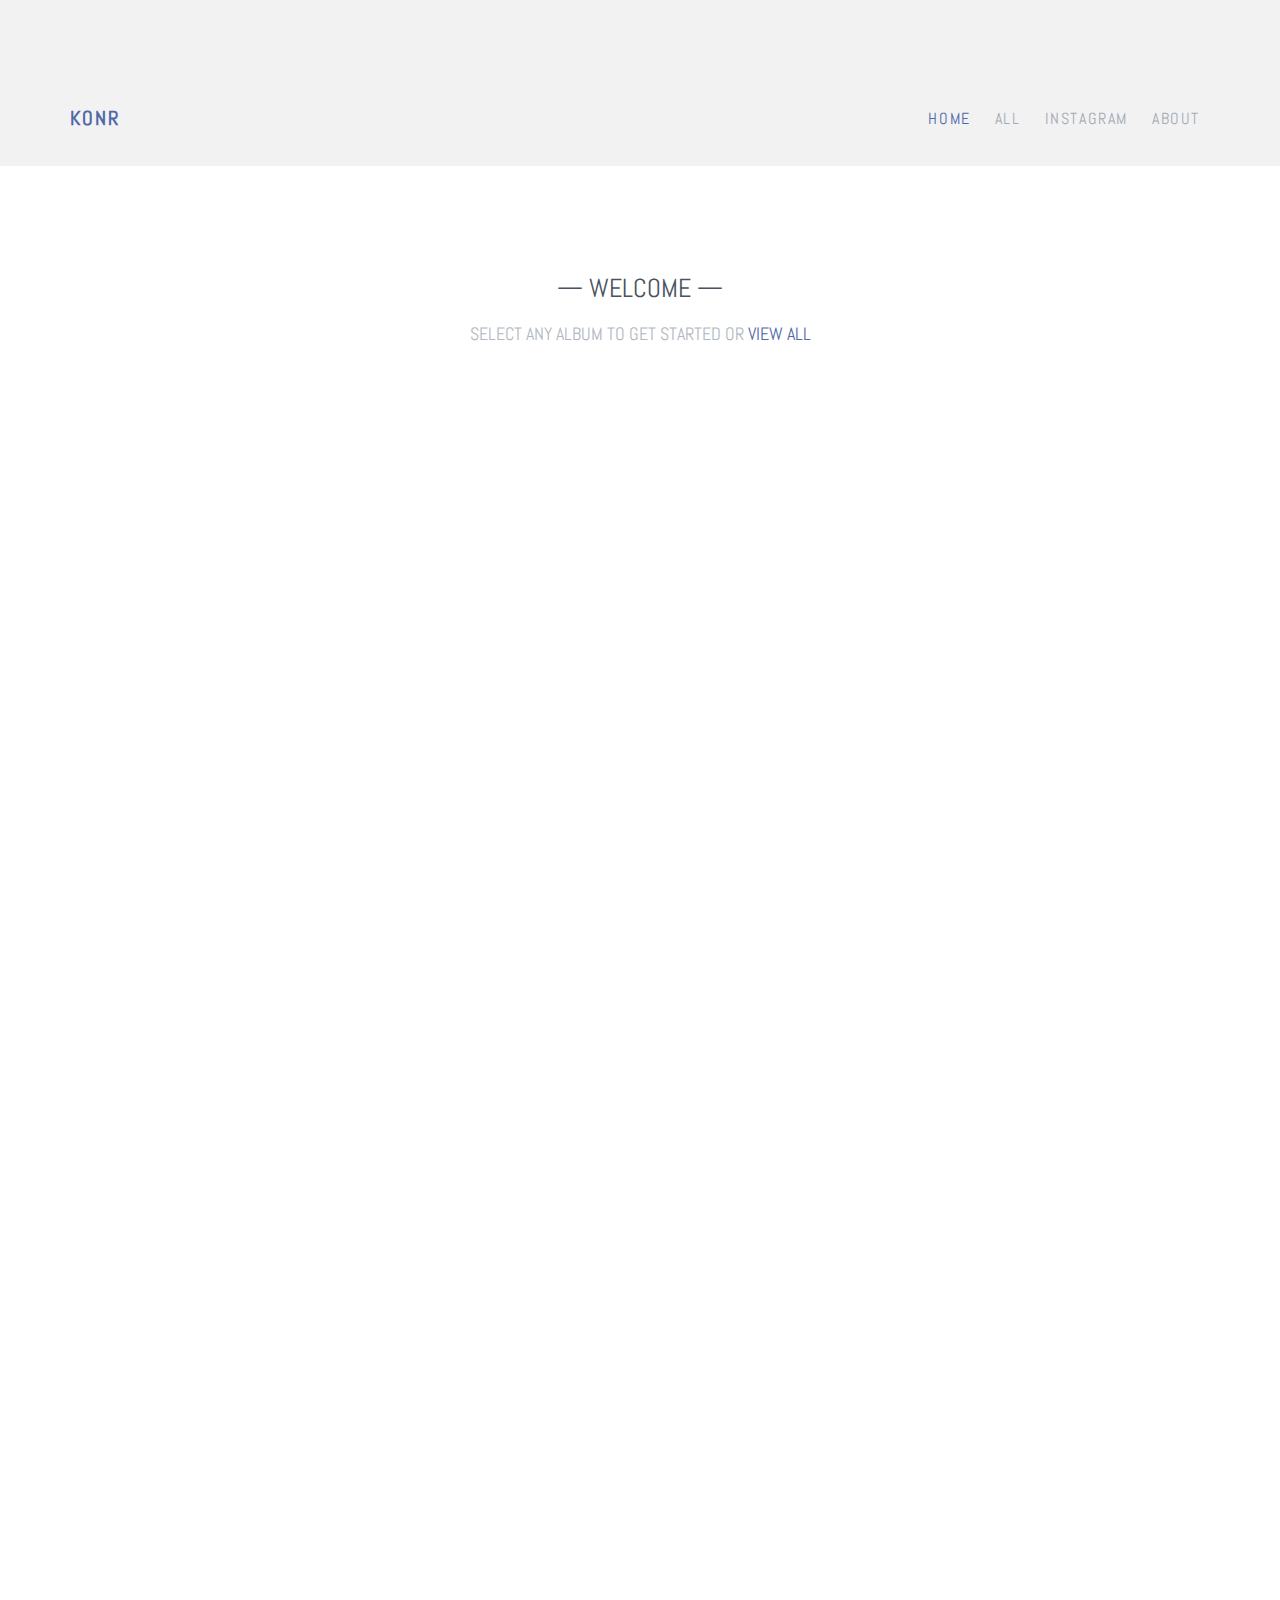
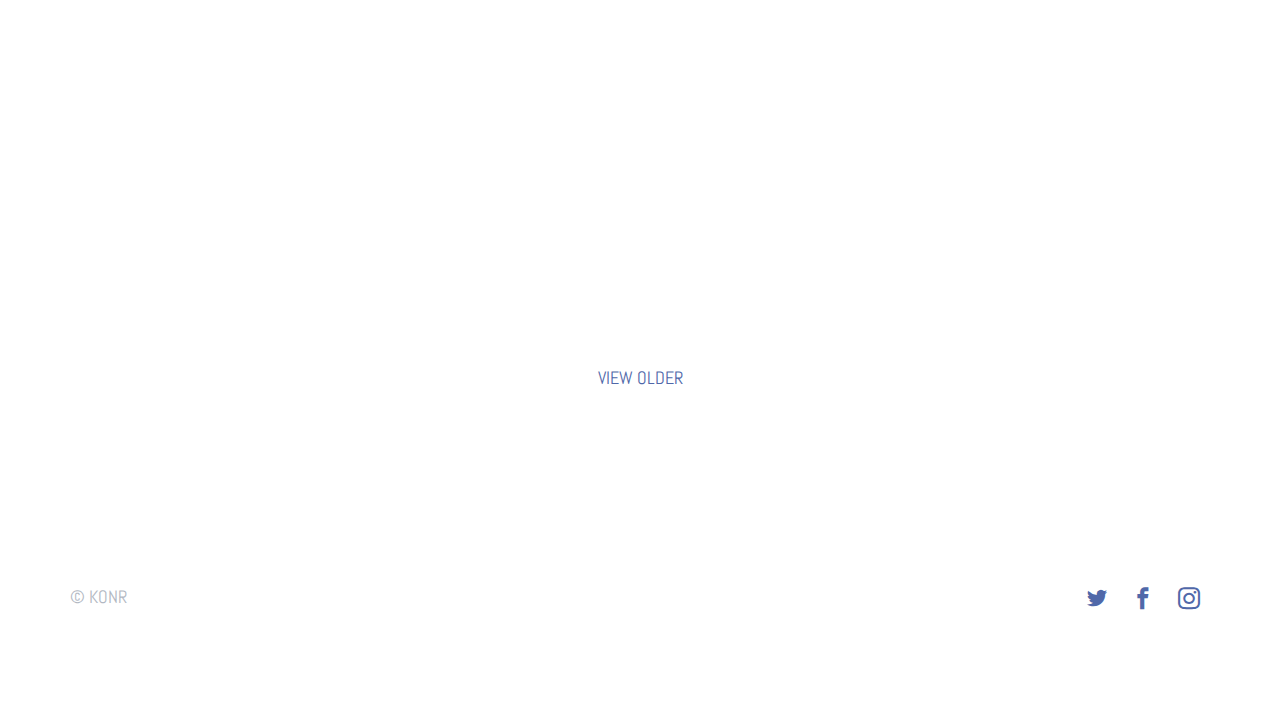
<file: index.html>
<!DOCTYPE html>
<html lang="en"><head>
    <meta charset="utf-8">
    <meta name="viewport" content="width=device-width, initial-scale=1">
    <title>KONR &mdash; Welcome</title>
    <meta name="description" content="none">    
    <link href="https://fonts.googleapis.com/css?family=Abel" rel="stylesheet">
    <link rel="stylesheet" href="css/styles-merged.css">
    <link rel="stylesheet" href="css/style.min.css">
    <link rel="stylesheet" href="css/custom.css">

    <!--[if lt IE 9]>
      <script src="js/vendor/html5shiv.min.js"></script>
      <script src="js/vendor/respond.min.js"></script>
    <![endif]-->
  </head>
  <body>

  <!-- START: header -->
  
  <div class="probootstrap-loader"></div>

  <header role="banner" class="probootstrap-header">
    <div class="container">
		
        <a href="index.html" class="probootstrap-logo"><span>KONR</span></a> 
        
        <a href="#" class="probootstrap-burger-menu visible-xs" ><i>Menu</i></a>
        <div class="mobile-menu-overlay"></div>

        <nav role="navigation" class="probootstrap-nav hidden-xs">
          <ul class="probootstrap-main-nav">
            <li class="active"><a href="index.html">Home</a></li>
		    <li><a href="single-page(3)all.html">All</a></li>
			<li><a href="https://bit.ly/2PHtzZ9" target="_blank">INSTAGRAM</a></li>
		    <li><a href="about.html">About</a></li>
            
          </ul>
          <div class="extra-text visible-xs"> 
            <a href="#" class="probootstrap-burger-menu"><i>Menu</i></a>
            <h5>Connect</h5>
            <ul class="social-buttons">
              <li><a href="https://bit.ly/2PHtzZ9" target="_blank"><i class="icon-twitter"></i></a></li>
              <li><a href="https://bit.ly/2PHtzZ9" target="_blank"><i class="icon-facebook2"></i></a></li>
              <li><a href="https://bit.ly/2PHtzZ9" target="_blank"><i class="icon-instagram2"></i></a></li>
            </ul>
          </div>
        </nav>
    </div>
  </header>
  <!-- END: header -->
  
  <div class="probootstrap-section">
    <div class="container text-center">
      <div class="row">
        <div class="col-md-6 col-md-offset-3 mb40">
          <h2>&mdash; WELCOME &mdash;</h2>
          <p>SELECT ANY ALBUM TO GET STARTED OR <a href="single-page(3)all.html">VIEW ALL</a></p>    
        </div>
      </div>

      <div class="row probootstrap-gutter16">
        <div class="col-md-4 probootstrap-animate" data-animate-effect="fadeIn">
          <a href="single-page.html" class="img-bg" style="background-image: url(https://cdn.discordapp.com/attachments/406847510574006272/507941520704274432/IMG_6530.jpg);">
            <div class="probootstrap-photo-details">
              <h2>Text</h2>
              <p>Text</p>
            </div>
          </a>
        </div>
        <div class="col-md-8 probootstrap-animate" data-animate-effect="fadeIn">
          <a href="single-page2.html" class="img-bg" style="background-image: url(https://cdn.discordapp.com/attachments/406847510574006272/507936548457676802/21150006_1534766619922731_8217973964403730029_n.jpg);">
            <div class="probootstrap-photo-details">
              <h2>Text</h2>
              <p>Text</p>
            </div>
          </a>
        </div>
      </div>

      <div class="row probootstrap-gutter16">
        <div class="col-md-5 probootstrap-animate" data-animate-effect="fadeIn">
          <a href="single-page3.html" class="img-bg" style="background-image: url(https://cdn.discordapp.com/attachments/406847510574006272/507942988132122634/IMG_5118.jpg);">
            <div class="probootstrap-photo-details">
              <h2>Text</h2>
              <p>Text</p>
            </div>
          </a>
        </div>
        <div class="col-md-3 probootstrap-animate" data-animate-effect="fadeIn">
          <a href="single-page4.html" class="img-bg" style="background-image: url(https://cdn.discordapp.com/attachments/406847510574006272/507931459474948127/IMG_20180213_144547.jpg);">
            <div class="probootstrap-photo-details">
              <h2>Text</h2>
              <p>Text</p>
            </div>
          </a>
        </div>
        <div class="col-md-4 probootstrap-animate" data-animate-effect="fadeIn">
          <a href="single-page5.html" class="img-bg" style="background-image: url(https://cdn.discordapp.com/attachments/406847510574006272/507928286303617024/IMG_7432.jpg);">
            <div class="probootstrap-photo-details">
              <h2>Text</h2>
              <p>Text</p>
            </div>
          </a>
        </div>
      </div>

       <div class="row probootstrap-gutter16">
        <div class="col-md-8 probootstrap-animate" data-animate-effect="fadeIn">
          <a href="single-page6.html" class="img-bg" style="background-image: url(https://cdn.discordapp.com/attachments/406847510574006272/507929344262275073/IMG_1429.jpg);">
            <div class="probootstrap-photo-details">
              <h2>Text</h2>
              <p>Text</p>
            </div>
          </a>
        </div>
        <div class="col-md-4 probootstrap-animate" data-animate-effect="fadeIn">
          <a href="single-page7.html" class="img-bg" style="background-image: url(https://cdn.discordapp.com/attachments/406847510574006272/507942261968076811/IMG_5691.jpg);">
            <div class="probootstrap-photo-details">
              <h2>Text</h2>
              <p>Text</p>
            </div>
          </a>
        </div>
      </div>
	   <p><a href="single-page(3)all.html">VIEW OLDER</a></p>
    </div>
  </div>

  <footer class="probootstrap-footer" role="contentinfo">
    <div class="container">
      <div class="row">
        <div class="col-md-12">
          <p class="probootstrap-copyright">&copy; KONR </p>
          <ul class="probootstrap-social">
            <li><a href="https://bit.ly/2PHtzZ9" target="_blank"><i class="icon-twitter"></i></a></li>
            <li><a href="https://bit.ly/2PHtzZ9" target="_blank"><i class="icon-facebook2"></i></a></li>
            <li><a href="https://bit.ly/2PHtzZ9" target="_blank"><i class="icon-instagram2"></i></a></li>
          </ul>
        </div>
      </div>
    </div>
  </footer>

  <div class="gototop js-top">
    <a href="#" class="js-gotop"><i class="icon-chevron-thin-up"></i></a>
  </div>
  

  <script src="js/scripts.min.js"></script>
  <script src="js/main.min.js"></script>
  <script src="js/custom.js"></script>

  </body>
</html>
</file>
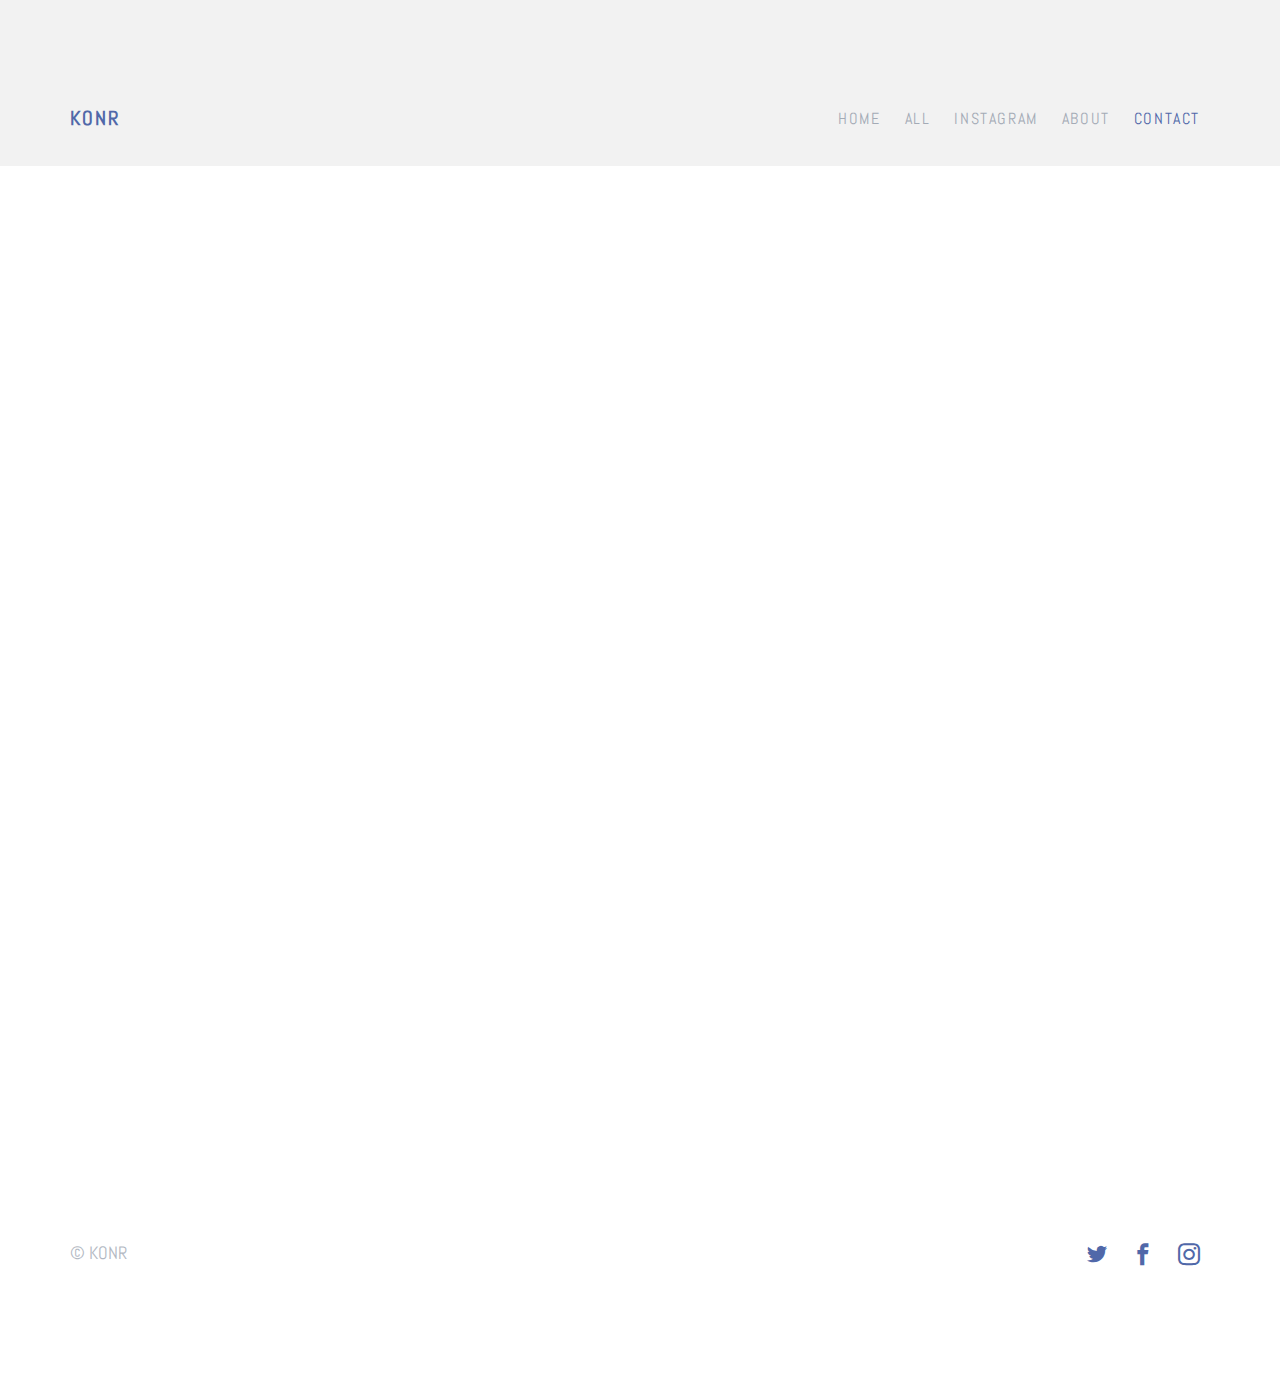
<file: contact.html>
<!DOCTYPE html>
<html lang="en">
  <head>
    <meta charset="utf-8">
    <meta name="viewport" content="width=device-width, initial-scale=1">
    <title>_KONR &mdash; Contact</title>
    <meta name="description" content="none">
    <meta name="keywords" content="none">
    
    <link href="https://fonts.googleapis.com/css?family=Abel" rel="stylesheet">
    <link rel="stylesheet" href="css/styles-merged.css">
    <link rel="stylesheet" href="css/style.min.css">
    <link rel="stylesheet" href="css/custom.css">

    <!--[if lt IE 9]>
      <script src="js/vendor/html5shiv.min.js"></script>
      <script src="js/vendor/respond.min.js"></script>
    <![endif]-->
  </head>
  <body>

  <!-- START: header -->
  
  <div class="probootstrap-loader"></div>

  <header role="banner" class="probootstrap-header">
    <div class="container">
        <a href="index.html" class="probootstrap-logo"><span>konr</span></a>
        
        <a href="#" class="probootstrap-burger-menu visible-xs" ><i>Menu</i></a>
        <div class="mobile-menu-overlay"></div>

        <nav role="navigation" class="probootstrap-nav hidden-xs">
          <ul class="probootstrap-main-nav">
            <li><a href="index.html">Home</a></li>
		    <li><a href="single-page(3)all.html">All</a></li>
			<li><a href="https://bit.ly/2PHtzZ9" target="_blank">INSTAGRAM</a></li>
			<li><a href="about.html">About</a></li>
            <li class="active"><a href="contact.html">Contact</a></li>
          </ul>
          <div class="extra-text visible-xs"> 
            <a href="#" class="probootstrap-burger-menu"><i>Menu</i></a>
            <h5>Address</h5>
            <p>Unavailable</p>
            <h5>Connect</h5>
            <ul class="social-buttons">
              <li><a href="https://bit.ly/2PHtzZ9" target="_blank"><i class="icon-twitter"></i></a></li>
              <li><a href="https://bit.ly/2PHtzZ9" target="_blank"><i class="icon-facebook2"></i></a></li>
              <li><a href="https://bit.ly/2PHtzZ9" target="_blank"><i class="icon-instagram2"></i></a></li>
            </ul>
          </div>
        </nav>
    </div>
  </header>
  <!-- END: header -->

  <section class="probootstrap-section">
    <div class="container">
      <div class="row">
        <div class="col-md-6 col-md-offset-3 mb80 text-center probootstrap-animate">
          <h2>Contact Me</h2>
          <p>I'll fix it with photoshop</p>    
        </div>
      </div>
      <div class="row">
        <div class="col-md-8 probootstrap-animate">
          <form action="#" method="post" class="probootstrap-form mb60">
            <div class="row">
              <div class="col-md-6">
                <div class="form-group">
                  <label for="fname">First Name</label>
                  <input type="text" class="form-control" id="fname" name="fname">
                </div>
              </div>
              <div class="col-md-6">
                <div class="form-group">
                  <label for="lname">Last Name</label>
                  <input type="text" class="form-control" id="lname" name="lname">
                </div>
              </div>
            </div>
            <div class="form-group">
              <label for="email">Email</label>
              <input type="email" class="form-control" id="email" name="email">
            </div>
            <div class="form-group">
              <label for="message">Message</label>
              <textarea cols="30" rows="10" class="form-control" id="message" name="message"></textarea>
            </div>
            <div class="form-group">
              <input type="submit" class="btn btn-primary" id="submit" name="submit" value="Send Message">
            </div>
          </form>
        </div>
        <div class="col-md-3 col-md-push-1 probootstrap-animate">
          <h4>Contact Details</h4>
          <ul class="with-icon colored">
            <li><i class="icon-location2"></i> <span>currently unavailable</span></li>
            <li><i class="icon-mail"></i><span>currently unavailable</span></li>
            <li><i class="icon-phone2"></i><span>currently unavailable</span></li>
          </ul>
        </div>
      </div>
    </div>
  </section>  
  <!-- END section -->

  <footer class="probootstrap-footer" role="contentinfo">
    <div class="container">
      <div class="row">
        <div class="col-md-12">
          <p class="probootstrap-copyright">&copy; KONR <a href="https://www.instagram.com/_konr/"></a> </p>
          <ul class="probootstrap-social">
            <li><a href="https://bit.ly/2PHtzZ9" target="_blank"><i class="icon-twitter"></i></a></li>
            <li><a href="https://bit.ly/2PHtzZ9" target="_blank"><i class="icon-facebook2"></i></a></li>
            <li><a href="https://bit.ly/2PHtzZ9" target="_blank"><i class="icon-instagram2"></i></a></li>
          </ul>
        </div>
      </div>
    </div>
  </footer>

  <div class="gototop js-top">
    <a href="#" class="js-gotop"><i class="icon-chevron-thin-up"></i></a>
  </div>
  

  <script src="js/scripts.min.js"></script>
  <script src="js/main.min.js"></script>

  <!-- Google Map -->
  </body>
</html>
</file>
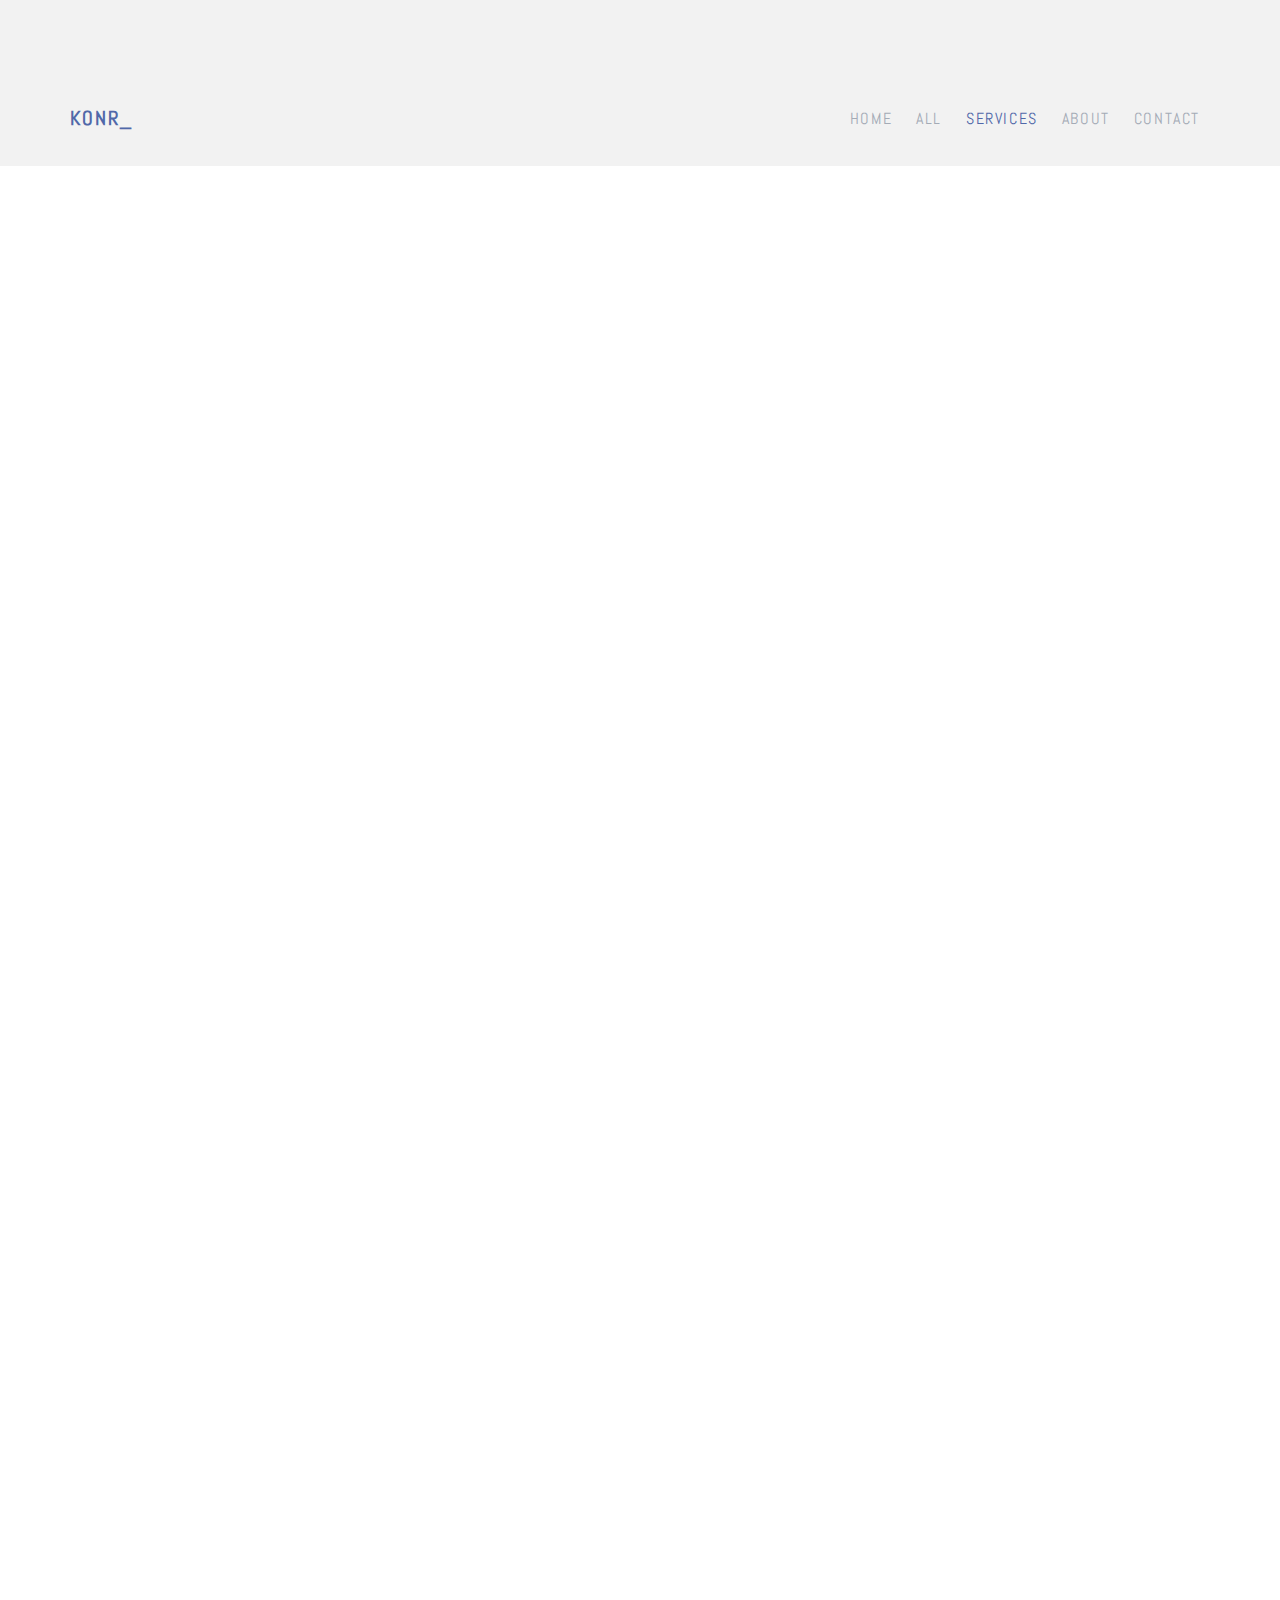
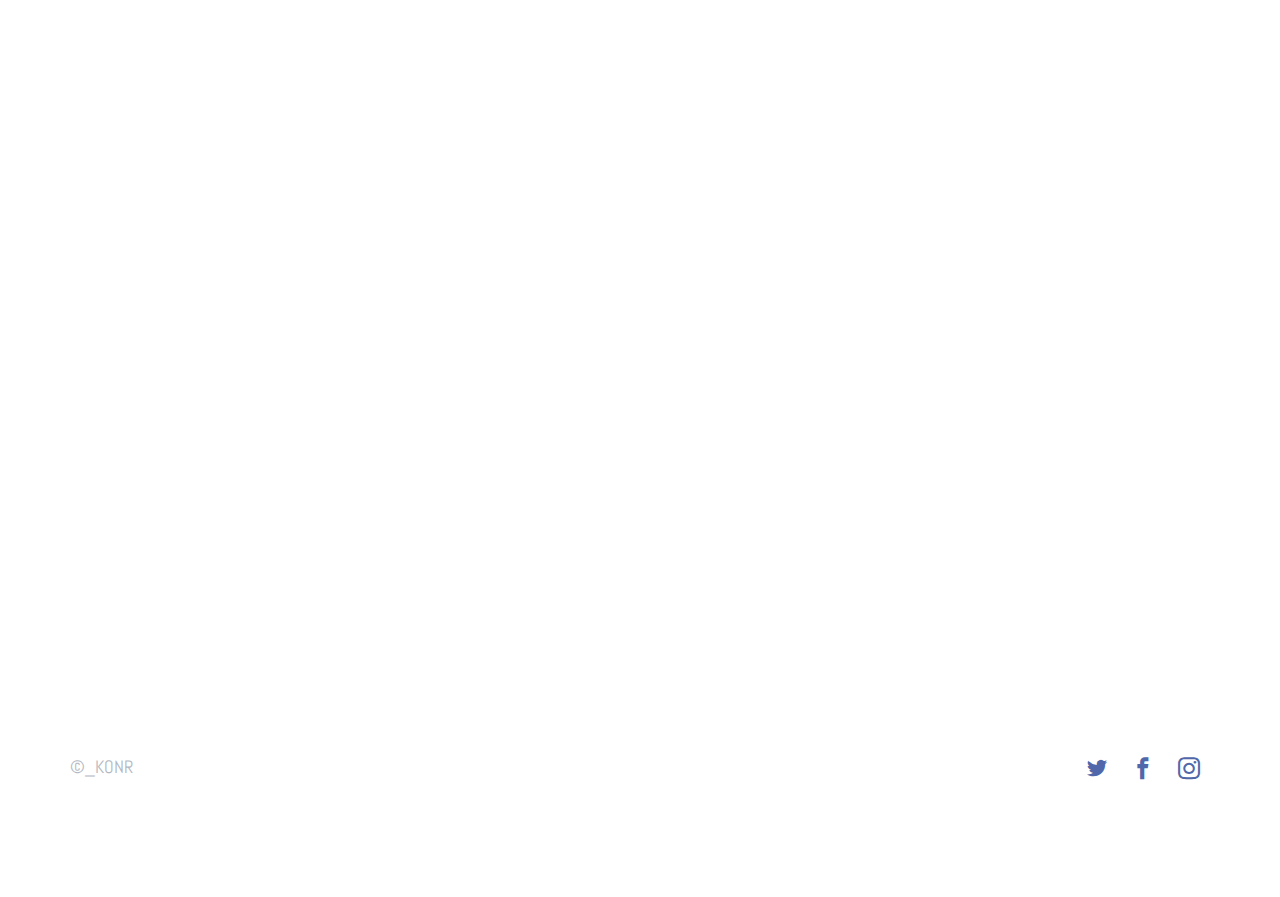
<file: services.html>
<!DOCTYPE html>
<html lang="en">
  <head>
    <meta charset="utf-8">
    <meta name="viewport" content="width=device-width, initial-scale=1">
    <title>_KONR &mdash; Services</title>
    <meta name="description" content="Free Bootstrap Theme by uicookies.com">
    <meta name="keywords" content="free website templates, free bootstrap themes, free template, free bootstrap, free website template">
    
    <link href="https://fonts.googleapis.com/css?family=Abel" rel="stylesheet">
    <link rel="stylesheet" href="css/styles-merged.css">
    <link rel="stylesheet" href="css/style.min.css">
    <link rel="stylesheet" href="css/custom.css">

    <!--[if lt IE 9]>
      <script src="js/vendor/html5shiv.min.js"></script>
      <script src="js/vendor/respond.min.js"></script>
    <![endif]-->
  </head>
  <body>

  <!-- START: header -->
  
  <div class="probootstrap-loader"></div>

  <header role="banner" class="probootstrap-header">
    <div class="container">
        <a href="index.html" class="probootstrap-logo">konr<span>_</span></a>
        
        <a href="#" class="probootstrap-burger-menu visible-xs" ><i>Menu</i></a>
        <div class="mobile-menu-overlay"></div>

        <nav role="navigation" class="probootstrap-nav hidden-xs">
          <ul class="probootstrap-main-nav">
            <li><a href="index.html">Home</a></li>
		    <li><a href="single-page(3)all.html">All</a></li>
            <li class="active"><a href="services.html">Services</a></li>
            <li><a href="about.html">About</a></li>
            <li><a href="contact.html">Contact</a></li>
          </ul>
          <div class="extra-text visible-xs"> 
            <a href="#" class="probootstrap-burger-menu"><i>Menu</i></a>
            <h5>Address</h5>
            <p>Unavailable</p>
            <h5>Connect</h5>
            <ul class="social-buttons">
              <li><a href="https://www.instagram.com/_konr/"><i class="icon-twitter"></i></a></li>
              <li><a href="https://www.instagram.com/_konr/"><i class="icon-facebook2"></i></a></li>
              <li><a href="https://www.instagram.com/_konr/"><i class="icon-instagram2"></i></a></li>
            </ul>
          </div>
        </nav>
    </div>
  </header>
  <!-- END: header -->

  <section class="probootstrap-section">
    <div class="container">
      <div class="row">
        <div class="col-md-6 col-md-offset-3 mb80 text-center probootstrap-animate">
          <h2>My Services</h2>
          <p>I'll fix it with photoshop</p>    
        </div>
      </div>
      <div class="row probootstrap-lg-service probootstrap-animate" data-animate-effect="fadeIn">
        <div class="col-md-4">
          <div class="icon"><i class="icon-laptop3"></i></div>
        </div>
        <div class="col-md-8">
          <h2 class="mt0">Business Strategy</h2>
          <p>Far far away, behind the word mountains, far from the countries Vokalia and Consonantia, there live the blind texts. Separated they live in Bookmarksgrove right at the coast of the Semantics, a large language ocean.</p>    
          <p>A small river named Duden flows by their place and supplies it with the necessary regelialia. It is a paradisematic country, in which roasted parts of sentences fly into your mouth.</p>
        </div>
      </div>
      <div class="row probootstrap-lg-service probootstrap-animate" data-animate-effect="fadeIn">
        <div class="col-md-4 col-md-push-8">
          <div class="icon">
            <i class="icon-wallet2"></i>
          </div>
        </div>
        <div class="col-md-8 col-md-pull-4">
          <h2 class="mt0">Business Profit</h2>
          <p>Far far away, behind the word mountains, far from the countries Vokalia and Consonantia, there live the blind texts. Separated they live in Bookmarksgrove right at the coast of the Semantics, a large language ocean.</p>    
          <p>A small river named Duden flows by their place and supplies it with the necessary regelialia. It is a paradisematic country, in which roasted parts of sentences fly into your mouth.</p>
        </div>
      </div>

      <div class="row probootstrap-lg-service probootstrap-animate" data-animate-effect="fadeIn">
        <div class="col-md-4">
          <div class="icon">
            <i class="icon-presentation"></i>
          </div>
        </div>
        <div class="col-md-8">
          <h2 class="mt0">Business Marketing</h2>
          <p>Far far away, behind the word mountains, far from the countries Vokalia and Consonantia, there live the blind texts. Separated they live in Bookmarksgrove right at the coast of the Semantics, a large language ocean.</p>    
          <p>A small river named Duden flows by their place and supplies it with the necessary regelialia. It is a paradisematic country, in which roasted parts of sentences fly into your mouth.</p>
        </div>
      </div>
  

      <div class="row">
        <div class="col-md-6 col-md-offset-3 mb80 text-center probootstrap-animate">
          <h2>More Services</h2>
        </div>
      </div>

      <div class="row">
        <div class="col-md-4">
          <div class="service left-icon probootstrap-animate">

            <div class="icon">
              <i class="icon-laptop3"></i>
            </div>
            <div class="text">
              <h3 class="heading">Business Strategy</h3>
              <p>Far far away, behind the word mountains, far from the countries Vokalia and Consonantia, there live the blind texts. </p>
            </div>

          </div>
        </div>
        <div class="col-md-4">
          <div class="service left-icon probootstrap-animate">
            <div class="icon">
              <i class="icon-presentation"></i>
            </div>
            <div class="text">
              <h3 class="heading">Business Marketing</h3>
              <p>Far far away, behind the word mountains, far from the countries Vokalia and Consonantia, there live the blind texts. </p>
            </div>
          </div>
        </div>
        <div class="col-md-4">
          <div class="service left-icon probootstrap-animate">
            <div class="icon">
              <i class="icon-wallet2"></i>
            </div>
            <div class="text">
              <h3 class="heading">Business Profit</h3>
              <p>Far far away, behind the word mountains, far from the countries Vokalia and Consonantia, there live the blind texts. </p>
            </div>
          </div>
        </div>


        <div class="col-md-4">
          <div class="service left-icon probootstrap-animate">

            <div class="icon">
              <i class="icon-hourglass"></i>
            </div>
            <div class="text">
              <h3 class="heading">Fast &amp; Reliable</h3>
              <p>Far far away, behind the word mountains, far from the countries Vokalia and Consonantia, there live the blind texts. </p>
            </div>

          </div>
        </div>
        <div class="col-md-4">
          <div class="service left-icon probootstrap-animate">
            <div class="icon">
              <i class="icon-shield3"></i>
            </div>
            <div class="text">
              <h3 class="heading">Business Security</h3>
              <p>Far far away, behind the word mountains, far from the countries Vokalia and Consonantia, there live the blind texts. </p>
            </div>
          </div>
        </div>
        <div class="col-md-4">
          <div class="service left-icon probootstrap-animate">
            <div class="icon">
              <i class="icon-adjustments"></i>
            </div>
            <div class="text">
              <h3 class="heading">Full Customization</h3>
              <p>Far far away, behind the word mountains, far from the countries Vokalia and Consonantia, there live the blind texts. </p>
            </div>
          </div>
        </div>

      </div>
    </div>
  </section>
  <!-- END section -->

  <footer class="probootstrap-footer" role="contentinfo">
    <div class="container">
      <div class="row">
        <div class="col-md-12">
          <p class="probootstrap-copyright">&copy;_KONR <a href="https://www.instagram.com/_konr/"></a></p>
          <ul class="probootstrap-social">
            <li><a href="https://www.instagram.com/_konr/"><i class="icon-twitter"></i></a></li>
            <li><a href="https://www.instagram.com/_konr/"><i class="icon-facebook2"></i></a></li>
            <li><a href="https://www.instagram.com/_konr/"><i class="icon-instagram2"></i></a></li>
          </ul>
        </div>
      </div>
    </div>
  </footer>

  <div class="gototop js-top">
    <a href="#" class="js-gotop"><i class="icon-chevron-thin-up"></i></a>
  </div>
  

  <script src="js/scripts.min.js"></script>
  <script src="js/main.min.js"></script>
  <script src="js/custom.js"></script>
  </body>
</html>
</file>
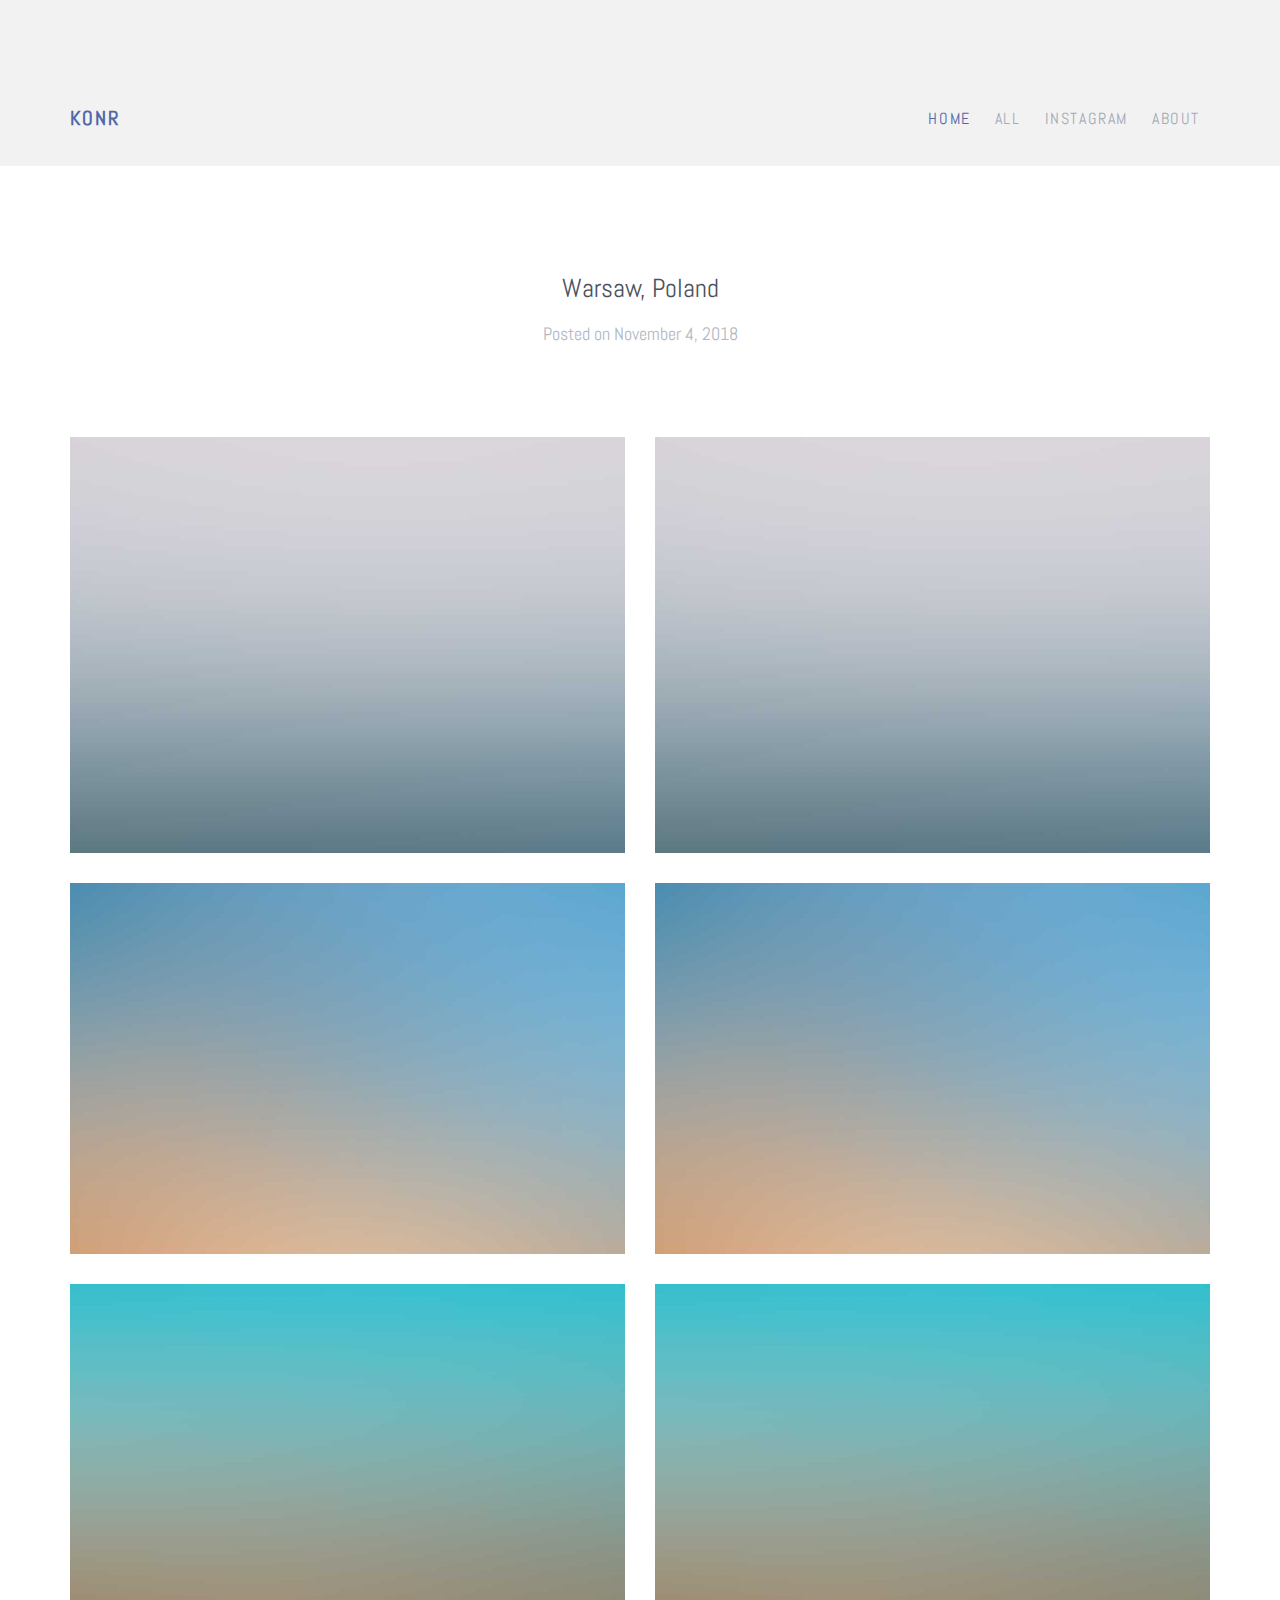
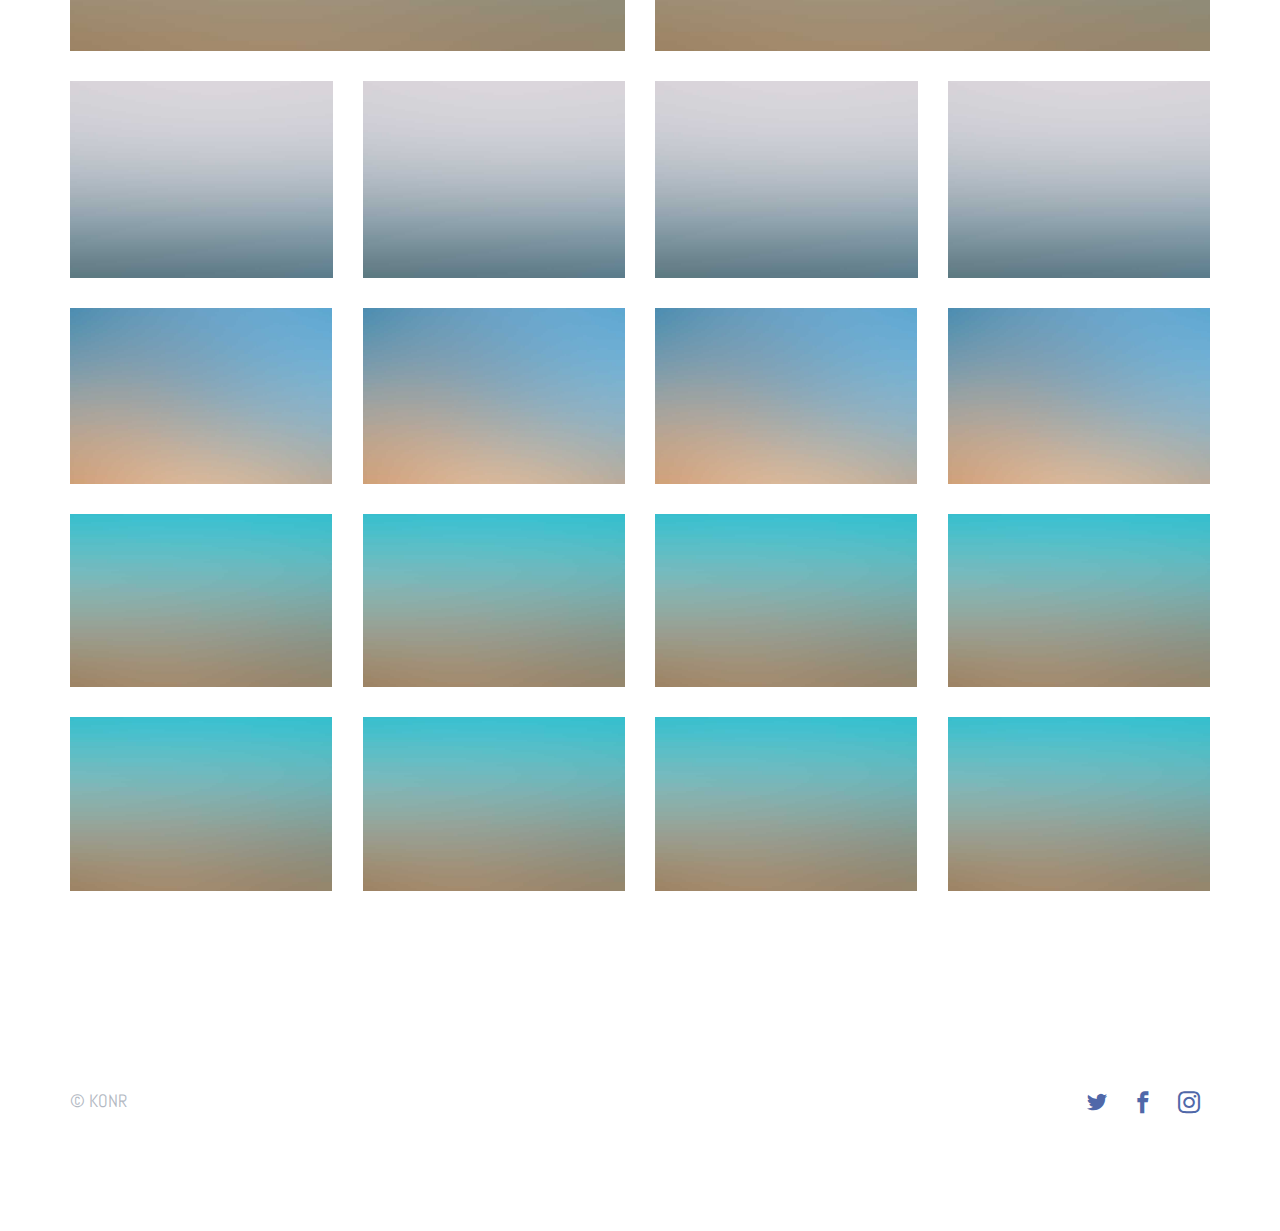
<file: single-page.html>
<!DOCTYPE html>
<html lang="en">
  <head>
    <meta charset="utf-8">
    <meta name="viewport" content="width=device-width, initial-scale=1">
    <title>KONR &mdash; Album</title>
    <meta name="description" content="none">
    <meta name="keywords" content="none">
    
    <link href="https://fonts.googleapis.com/css?family=Abel" rel="stylesheet">
    <link rel="stylesheet" href="css/styles-merged.css">
    <link rel="stylesheet" href="css/style.min.css">
    <link rel="stylesheet" href="css/custom.css">

    <!--[if lt IE 9]>
      <script src="js/vendor/html5shiv.min.js"></script>
      <script src="js/vendor/respond.min.js"></script>
    <![endif]-->
  </head>
  <body>

  <!-- START: header -->
  
  <div class="probootstrap-loader"></div>

  <header role="banner" class="probootstrap-header">
    <div class="container">
        <a href="index.html" class="probootstrap-logo"><span>KONR</span></a>
        
        <a href="#" class="probootstrap-burger-menu visible-xs" ><i>Menu</i></a>
        <div class="mobile-menu-overlay"></div>

        <nav role="navigation" class="probootstrap-nav hidden-xs">
          <ul class="probootstrap-main-nav">
            <li class="active"><a href="index.html">Home</a></li>
			<li><a href="../single-page(3)all.html">All</a></li>
		    <li><a href="https://bit.ly/2PHtzZ9" target="_blank">INSTAGRAM</a></li>
            <li><a href="about.html">About</a></li>
            
          </ul>
          <div class="extra-text visible-xs"> 
            <a href="#" class="probootstrap-burger-menu"><i>Menu</i></a>
            <h5>Connect</h5>
            <ul class="social-buttons">
              <li><a href="https://bit.ly/2PHtzZ9" target="_blank"><i class="icon-twitter"></i></a></li>
              <li><a href="https://bit.ly/2PHtzZ9" target="_blank"><i class="icon-facebook2"></i></a></li>
              <li><a href="https://bit.ly/2PHtzZ9" target="_blank"><i class="icon-instagram2"></i></a></li>
            </ul>
          </div>
        </nav>
    </div>
  </header>
  <!-- END: header -->
  
  <div class="probootstrap-section">
    <div class="container">

      <div class="row">
        <div class="col-md-6 col-md-offset-3 mb40 text-center">
          <h2>Warsaw, Poland</h2>
          <p>Posted  on November 4, 2018</p>
		  
        </div>
        <div class="col-md-6">
          <p></p>    
        </div>
        <div class="col-md-6">
          <p></p>    
        </div>
      </div>
      <div class="row">
        <div class="col-md-6">
          <p><a href="img/img_1.jpg" class="image-popup"><img src="img/img_1.jpg" class="img-responsive" alt="Free HTML5 Bootstrap Template by uicookies.com"></a></p>
          <p><a href="img/img_3.jpg" class="image-popup"><img src="img/img_3.jpg" class="img-responsive" alt="Free HTML5 Bootstrap Template by uicookies.com"></a></p>
          <p><a href="img/img_7.jpg" class="image-popup"><img src="img/img_7.jpg" class="img-responsive" alt="Free HTML5 Bootstrap Template by uicookies.com"></a></p>
			<div class="row">
        <div class="col-md-6">
          <p><a href="img/img_1.jpg" class="image-popup"><img src="img/img_1.jpg" class="img-responsive" alt="Free HTML5 Bootstrap Template by uicookies.com"></a></p>
          <p><a href="img/img_3.jpg" class="image-popup"><img src="img/img_3.jpg" class="img-responsive" alt="Free HTML5 Bootstrap Template by uicookies.com"></a></p>
          <p><a href="img/img_7.jpg" class="image-popup"><img src="img/img_7.jpg" class="img-responsive" alt="Free HTML5 Bootstrap Template by uicookies.com"></a></p>
	      <p><a href="img/img_7.jpg" class="image-popup"><img src="img/img_7.jpg" class="img-responsive" alt="Free HTML5 Bootstrap Template by uicookies.com"></a></p>
        </div>
        <div class="col-md-6">
          <p><a href="img/img_1.jpg" class="image-popup"><img src="img/img_1.jpg" class="img-responsive" alt="Free HTML5 Bootstrap Template by uicookies.com"></a></p>
          <p><a href="img/img_3.jpg" class="image-popup"><img src="img/img_3.jpg" class="img-responsive" alt="Free HTML5 Bootstrap Template by uicookies.com"></a></p>
          <p><a href="img/img_7.jpg" class="image-popup"><img src="img/img_7.jpg" class="img-responsive" alt="Free HTML5 Bootstrap Template by uicookies.com"></a></p>
	      <p><a href="img/img_7.jpg" class="image-popup"><img src="img/img_7.jpg" class="img-responsive" alt="Free HTML5 Bootstrap Template by uicookies.com"></a></p>
        </div> 
      </div>
        </div>
        <div class="col-md-6">
          <p><a href="img/img_1.jpg" class="image-popup"><img src="img/img_1.jpg" class="img-responsive" alt="Free HTML5 Bootstrap Template by uicookies.com"></a></p>
          <p><a href="img/img_3.jpg" class="image-popup"><img src="img/img_3.jpg" class="img-responsive" alt="Free HTML5 Bootstrap Template by uicookies.com"></a></p>
          <p><a href="img/img_7.jpg" class="image-popup"><img src="img/img_7.jpg" class="img-responsive" alt="Free HTML5 Bootstrap Template by uicookies.com"></a></p>
			<div class="row">
        <div class="col-md-6">
          <p><a href="img/img_1.jpg" class="image-popup"><img src="img/img_1.jpg" class="img-responsive" alt="Free HTML5 Bootstrap Template by uicookies.com"></a></p>
          <p><a href="img/img_3.jpg" class="image-popup"><img src="img/img_3.jpg" class="img-responsive" alt="Free HTML5 Bootstrap Template by uicookies.com"></a></p>
          <p><a href="img/img_7.jpg" class="image-popup"><img src="img/img_7.jpg" class="img-responsive" alt="Free HTML5 Bootstrap Template by uicookies.com"></a></p>
		  <p><a href="img/img_7.jpg" class="image-popup"><img src="img/img_7.jpg" class="img-responsive" alt="Free HTML5 Bootstrap Template by uicookies.com"></a></p>
        </div>
        <div class="col-md-6">
          <p><a href="img/img_1.jpg" class="image-popup"><img src="img/img_1.jpg" class="img-responsive" alt="Free HTML5 Bootstrap Template by uicookies.com"></a></p>
          <p><a href="img/img_3.jpg" class="image-popup"><img src="img/img_3.jpg" class="img-responsive" alt="Free HTML5 Bootstrap Template by uicookies.com"></a></p>
          <p><a href="img/img_7.jpg" class="image-popup"><img src="img/img_7.jpg" class="img-responsive" alt="Free HTML5 Bootstrap Template by uicookies.com"></a></p>
		  <p><a href="img/img_7.jpg" class="image-popup"><img src="img/img_7.jpg" class="img-responsive" alt="Free HTML5 Bootstrap Template by uicookies.com"></a></p>
        </div> 
      </div>
        </div> 
      </div>
    </div>
  </div>

  <footer class="probootstrap-footer" role="contentinfo">
    <div class="container">
      <div class="row">
        <div class="col-md-12">
          <p class="probootstrap-copyright">&copy; KONR <a href="https://bit.ly/2PHtzZ9"></a></p>
          <ul class="probootstrap-social">
		    <li><a href="https://bit.ly/2PHtzZ9" target="_blank"><i class="icon-twitter"></i></a></li>
            <li><a href="https://bit.ly/2PHtzZ9" target="_blank"><i class="icon-facebook2"></i></a></li>
            <li><a href="https://bit.ly/2PHtzZ9" target="_blank"><i class="icon-instagram2"></i></a></li>
          </ul>
        </div>
      </div>
    </div>
  </footer>

  <div class="gototop js-top">
    <a href="#" class="js-gotop"><i class="icon-chevron-thin-up"></i></a>
  </div>
  

  <script src="js/scripts.min.js"></script>
  <script src="js/main.min.js"></script>
  <script src="js/custom.js"></script>

  </body>
</html>
</file>
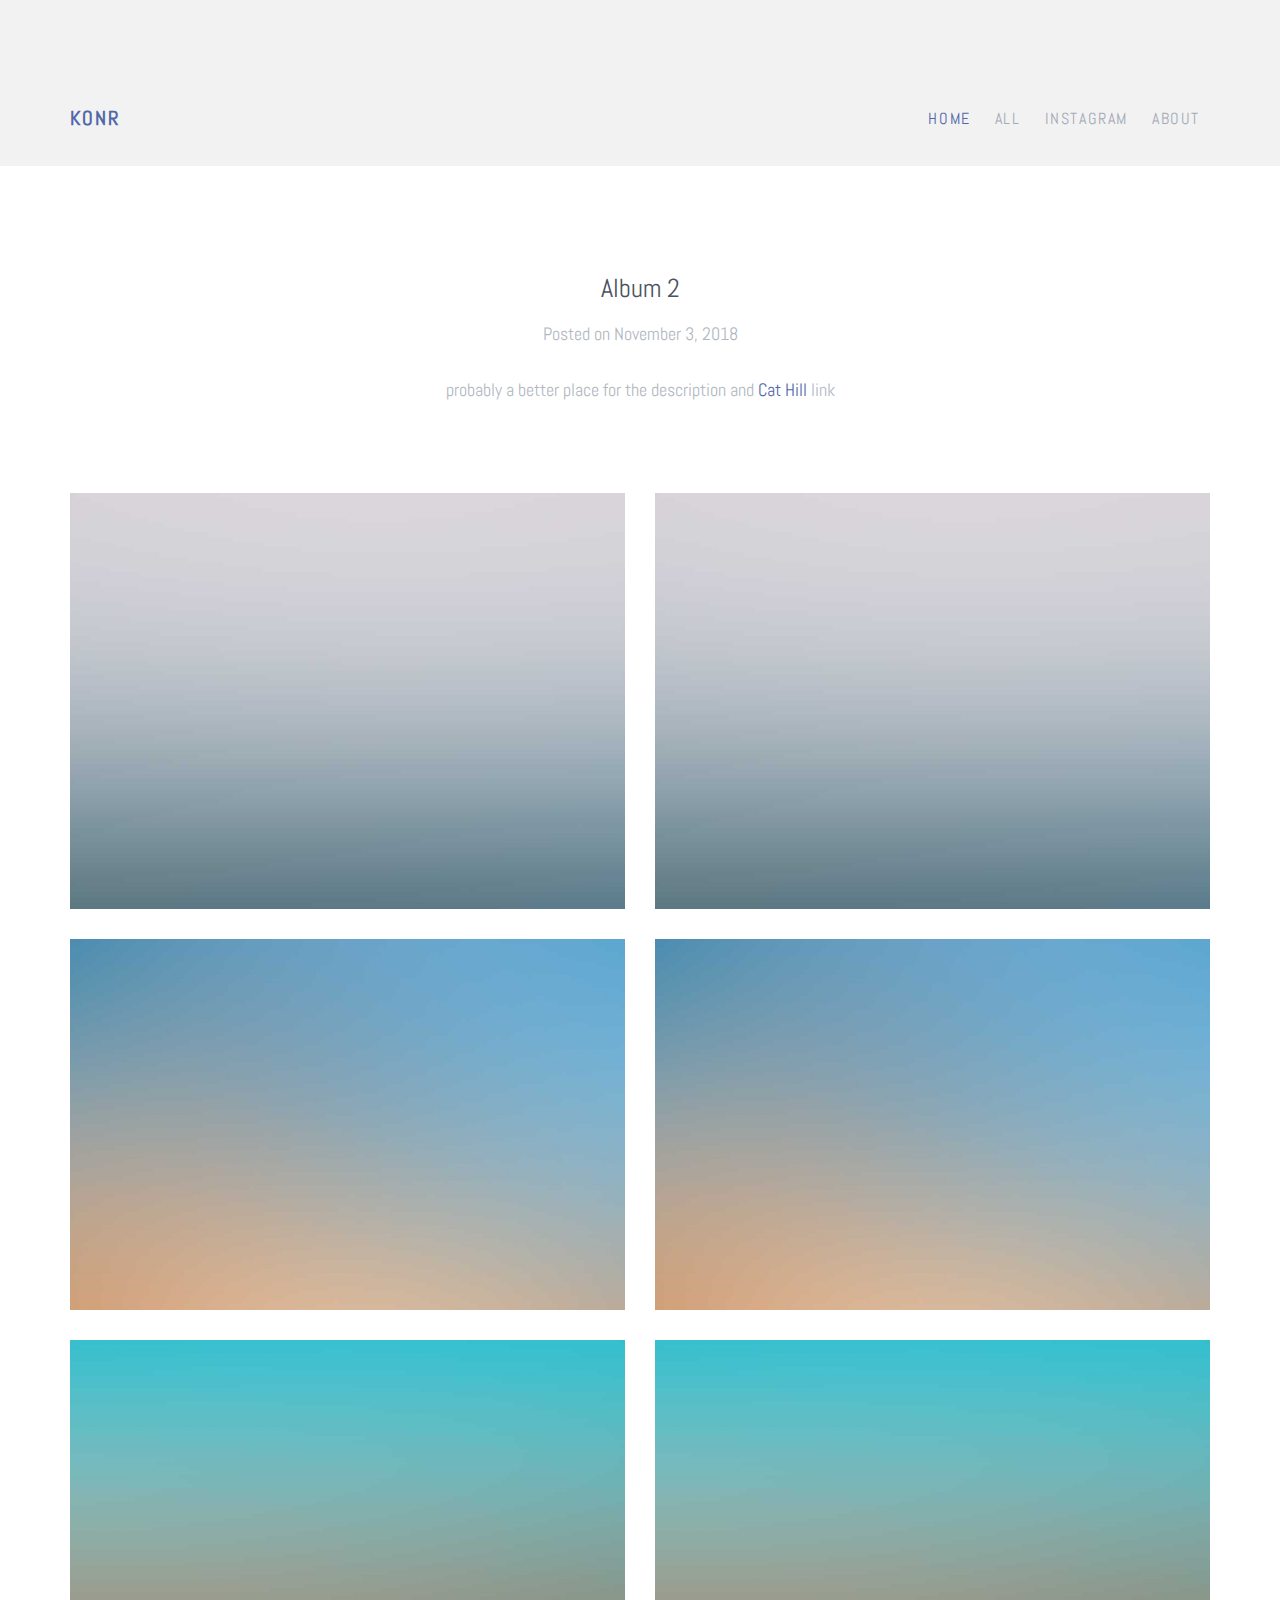
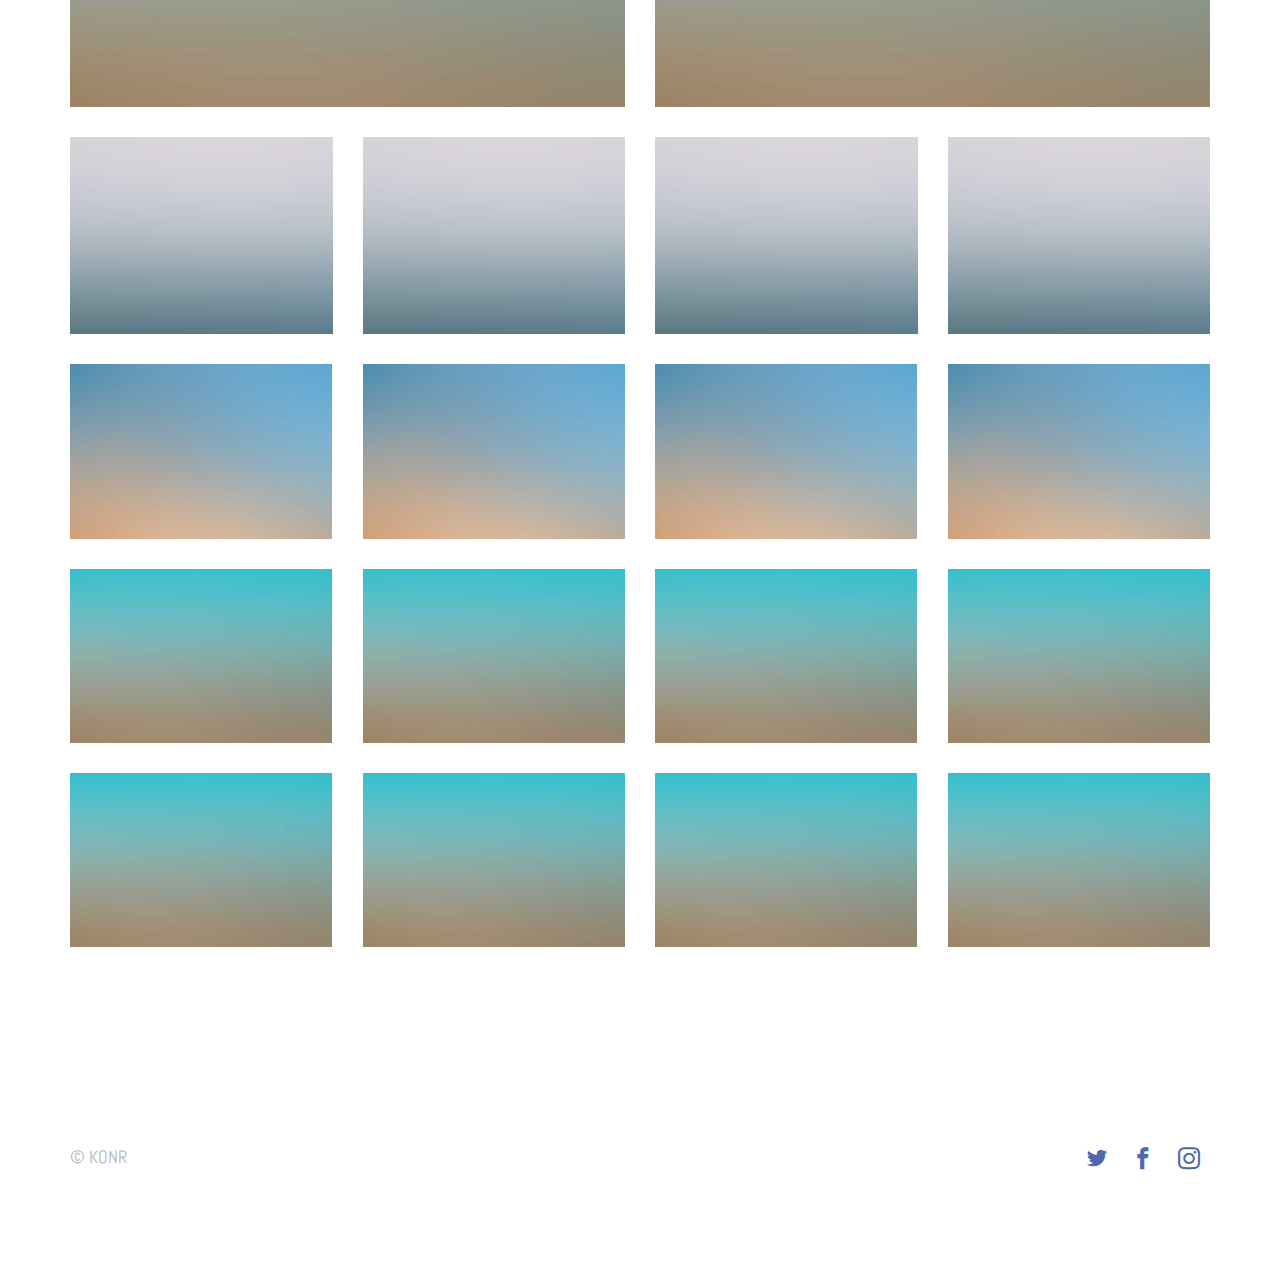
<file: single-page2.html>
<!DOCTYPE html>
<html lang="en">
  <head>
    <meta charset="utf-8">
    <meta name="viewport" content="width=device-width, initial-scale=1">
    <title>KONR &mdash; Album</title>
    <meta name="description" content="none">
    <meta name="keywords" content="none">
    
    <link href="https://fonts.googleapis.com/css?family=Abel" rel="stylesheet">
    <link rel="stylesheet" href="css/styles-merged.css">
    <link rel="stylesheet" href="css/style.min.css">
    <link rel="stylesheet" href="css/custom.css">

    <!--[if lt IE 9]>
      <script src="js/vendor/html5shiv.min.js"></script>
      <script src="js/vendor/respond.min.js"></script>
    <![endif]-->
  </head>
  <body>

  <!-- START: header -->
  
  <div class="probootstrap-loader"></div>

  <header role="banner" class="probootstrap-header">
    <div class="container">
        <a href="index.html" class="probootstrap-logo"><span>KONR</span></a>
        
        <a href="#" class="probootstrap-burger-menu visible-xs" ><i>Menu</i></a>
        <div class="mobile-menu-overlay"></div>

        <nav role="navigation" class="probootstrap-nav hidden-xs">
          <ul class="probootstrap-main-nav">
            <li class="active"><a href="index.html">Home</a></li>
			<li><a href="../single-page(3)all.html">All</a></li>
		    <li><a href="https://bit.ly/2PHtzZ9" target="_blank">INSTAGRAM</a></li>
            <li><a href="about.html">About</a></li>
            
          </ul>
          <div class="extra-text visible-xs"> 
            <a href="#" class="probootstrap-burger-menu"><i>Menu</i></a>
            <h5>Connect</h5>
            <ul class="social-buttons">
              <li><a href="https://bit.ly/2PHtzZ9" target="_blank"><i class="icon-twitter"></i></a></li>
              <li><a href="https://bit.ly/2PHtzZ9" target="_blank"><i class="icon-facebook2"></i></a></li>
              <li><a href="https://bit.ly/2PHtzZ9" target="_blank"><i class="icon-instagram2"></i></a></li>
            </ul>
          </div>
        </nav>
    </div>
  </header>
  <!-- END: header -->
  
  <div class="probootstrap-section">
    <div class="container">

      <div class="row">
        <div class="col-md-6 col-md-offset-3 mb40 text-center">
          <h2>Album 2</h2>
          <p>Posted  on November 3, 2018</p>
		  <p>probably a better place for the description and <a href="https://en.wikipedia.org/wiki/Cat">Cat Hill</a> link</p>
        </div>
        <div class="col-md-6">
          <p></p>    
        </div>
        <div class="col-md-6">
          <p></p>    
        </div>
      </div>
      <div class="row">
        <div class="col-md-6">
          <p><a href="img/img_1.jpg" class="image-popup"><img src="img/img_1.jpg" class="img-responsive" alt="Free HTML5 Bootstrap Template by uicookies.com"></a></p>
          <p><a href="img/img_3.jpg" class="image-popup"><img src="img/img_3.jpg" class="img-responsive" alt="Free HTML5 Bootstrap Template by uicookies.com"></a></p>
          <p><a href="img/img_7.jpg" class="image-popup"><img src="img/img_7.jpg" class="img-responsive" alt="Free HTML5 Bootstrap Template by uicookies.com"></a></p>
			<div class="row">
        <div class="col-md-6">
          <p><a href="img/img_1.jpg" class="image-popup"><img src="img/img_1.jpg" class="img-responsive" alt="Free HTML5 Bootstrap Template by uicookies.com"></a></p>
          <p><a href="img/img_3.jpg" class="image-popup"><img src="img/img_3.jpg" class="img-responsive" alt="Free HTML5 Bootstrap Template by uicookies.com"></a></p>
          <p><a href="img/img_7.jpg" class="image-popup"><img src="img/img_7.jpg" class="img-responsive" alt="Free HTML5 Bootstrap Template by uicookies.com"></a></p>
	      <p><a href="img/img_7.jpg" class="image-popup"><img src="img/img_7.jpg" class="img-responsive" alt="Free HTML5 Bootstrap Template by uicookies.com"></a></p>
        </div>
        <div class="col-md-6">
          <p><a href="img/img_1.jpg" class="image-popup"><img src="img/img_1.jpg" class="img-responsive" alt="Free HTML5 Bootstrap Template by uicookies.com"></a></p>
          <p><a href="img/img_3.jpg" class="image-popup"><img src="img/img_3.jpg" class="img-responsive" alt="Free HTML5 Bootstrap Template by uicookies.com"></a></p>
          <p><a href="img/img_7.jpg" class="image-popup"><img src="img/img_7.jpg" class="img-responsive" alt="Free HTML5 Bootstrap Template by uicookies.com"></a></p>
	      <p><a href="img/img_7.jpg" class="image-popup"><img src="img/img_7.jpg" class="img-responsive" alt="Free HTML5 Bootstrap Template by uicookies.com"></a></p>
        </div> 
      </div>
        </div>
        <div class="col-md-6">
          <p><a href="img/img_1.jpg" class="image-popup"><img src="img/img_1.jpg" class="img-responsive" alt="Free HTML5 Bootstrap Template by uicookies.com"></a></p>
          <p><a href="img/img_3.jpg" class="image-popup"><img src="img/img_3.jpg" class="img-responsive" alt="Free HTML5 Bootstrap Template by uicookies.com"></a></p>
          <p><a href="img/img_7.jpg" class="image-popup"><img src="img/img_7.jpg" class="img-responsive" alt="Free HTML5 Bootstrap Template by uicookies.com"></a></p>
			<div class="row">
        <div class="col-md-6">
          <p><a href="img/img_1.jpg" class="image-popup"><img src="img/img_1.jpg" class="img-responsive" alt="Free HTML5 Bootstrap Template by uicookies.com"></a></p>
          <p><a href="img/img_3.jpg" class="image-popup"><img src="img/img_3.jpg" class="img-responsive" alt="Free HTML5 Bootstrap Template by uicookies.com"></a></p>
          <p><a href="img/img_7.jpg" class="image-popup"><img src="img/img_7.jpg" class="img-responsive" alt="Free HTML5 Bootstrap Template by uicookies.com"></a></p>
		  <p><a href="img/img_7.jpg" class="image-popup"><img src="img/img_7.jpg" class="img-responsive" alt="Free HTML5 Bootstrap Template by uicookies.com"></a></p>
        </div>
        <div class="col-md-6">
          <p><a href="img/img_1.jpg" class="image-popup"><img src="img/img_1.jpg" class="img-responsive" alt="Free HTML5 Bootstrap Template by uicookies.com"></a></p>
          <p><a href="img/img_3.jpg" class="image-popup"><img src="img/img_3.jpg" class="img-responsive" alt="Free HTML5 Bootstrap Template by uicookies.com"></a></p>
          <p><a href="img/img_7.jpg" class="image-popup"><img src="img/img_7.jpg" class="img-responsive" alt="Free HTML5 Bootstrap Template by uicookies.com"></a></p>
		  <p><a href="img/img_7.jpg" class="image-popup"><img src="img/img_7.jpg" class="img-responsive" alt="Free HTML5 Bootstrap Template by uicookies.com"></a></p>
        </div> 
      </div>
        </div> 
      </div>
    </div>
  </div>

  <footer class="probootstrap-footer" role="contentinfo">
    <div class="container">
      <div class="row">
        <div class="col-md-12">
          <p class="probootstrap-copyright">&copy; KONR <a href="https://bit.ly/2PHtzZ9"></a></p>
          <ul class="probootstrap-social">
		    <li><a href="https://bit.ly/2PHtzZ9" target="_blank"><i class="icon-twitter"></i></a></li>
            <li><a href="https://bit.ly/2PHtzZ9" target="_blank"><i class="icon-facebook2"></i></a></li>
            <li><a href="https://bit.ly/2PHtzZ9" target="_blank"><i class="icon-instagram2"></i></a></li>
          </ul>
        </div>
      </div>
    </div>
  </footer>

  <div class="gototop js-top">
    <a href="#" class="js-gotop"><i class="icon-chevron-thin-up"></i></a>
  </div>
  

  <script src="js/scripts.min.js"></script>
  <script src="js/main.min.js"></script>
  <script src="js/custom.js"></script>

  </body>
</html>
</file>
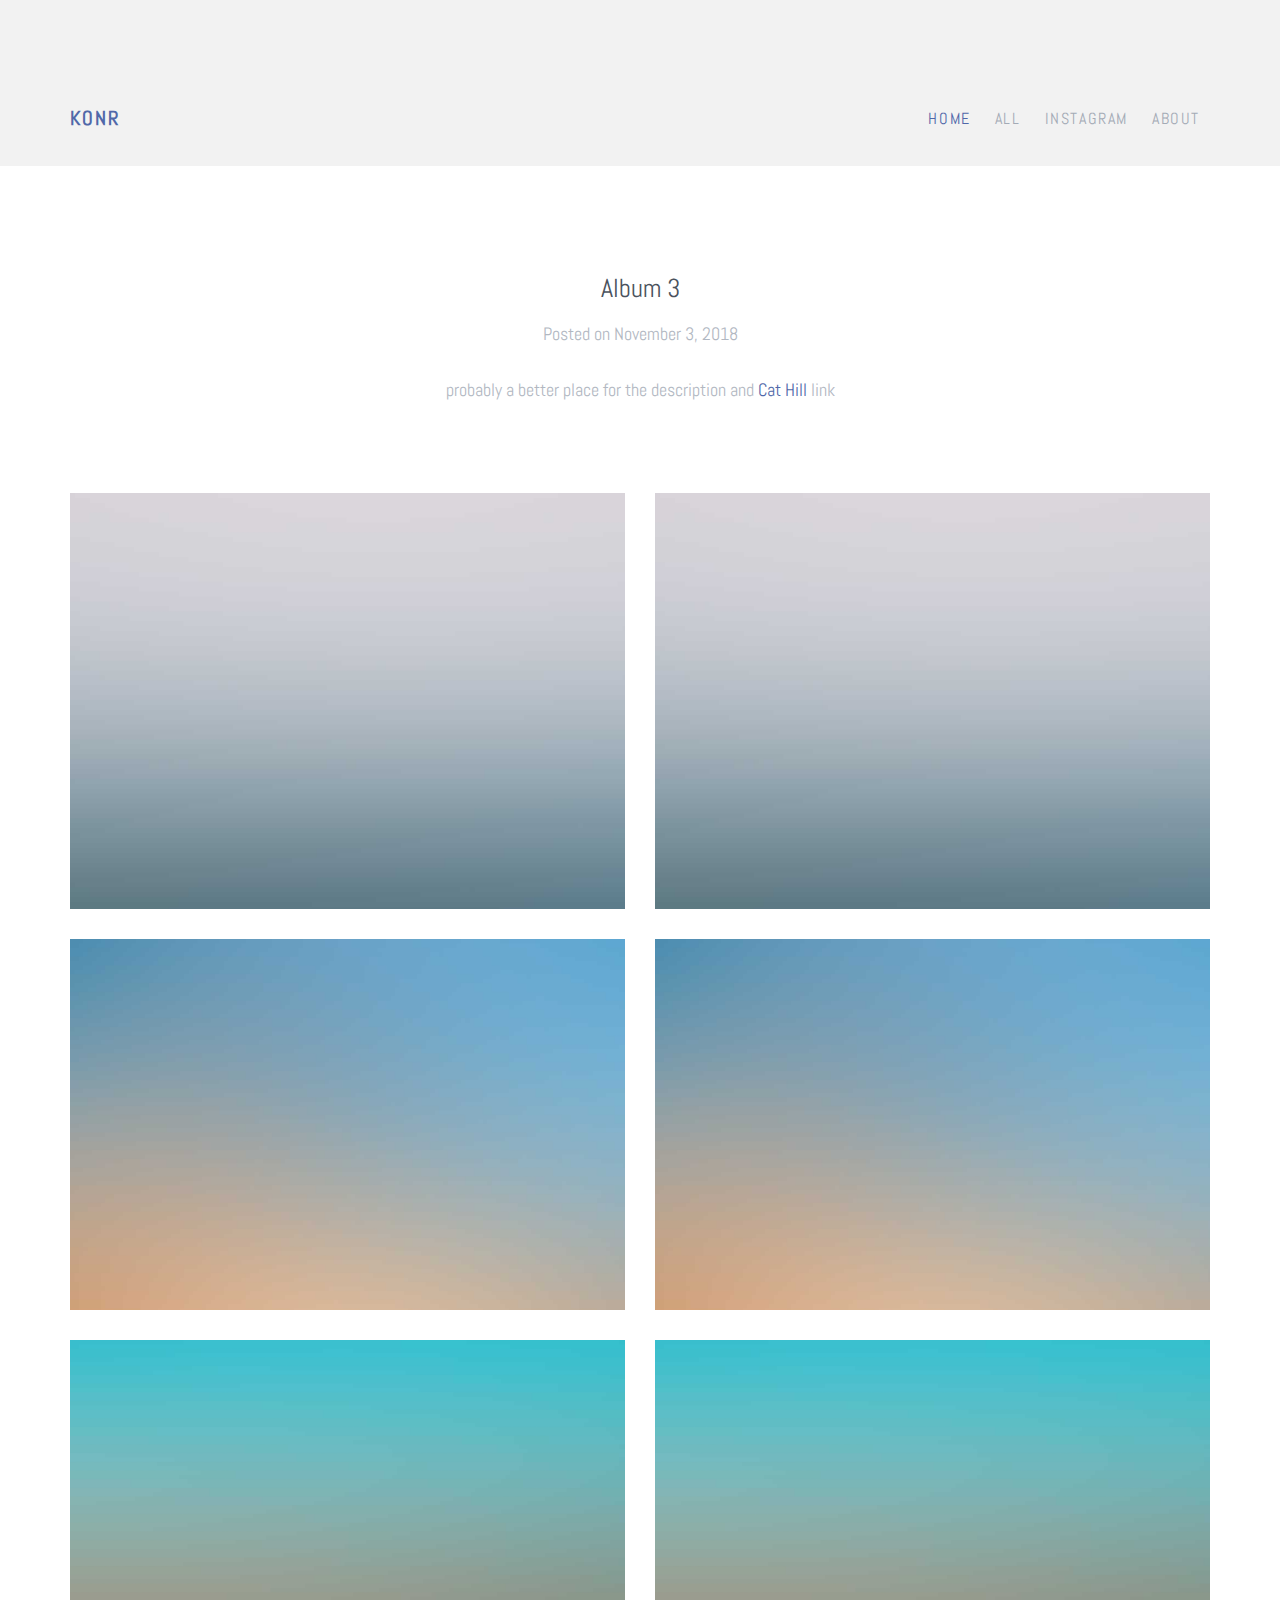
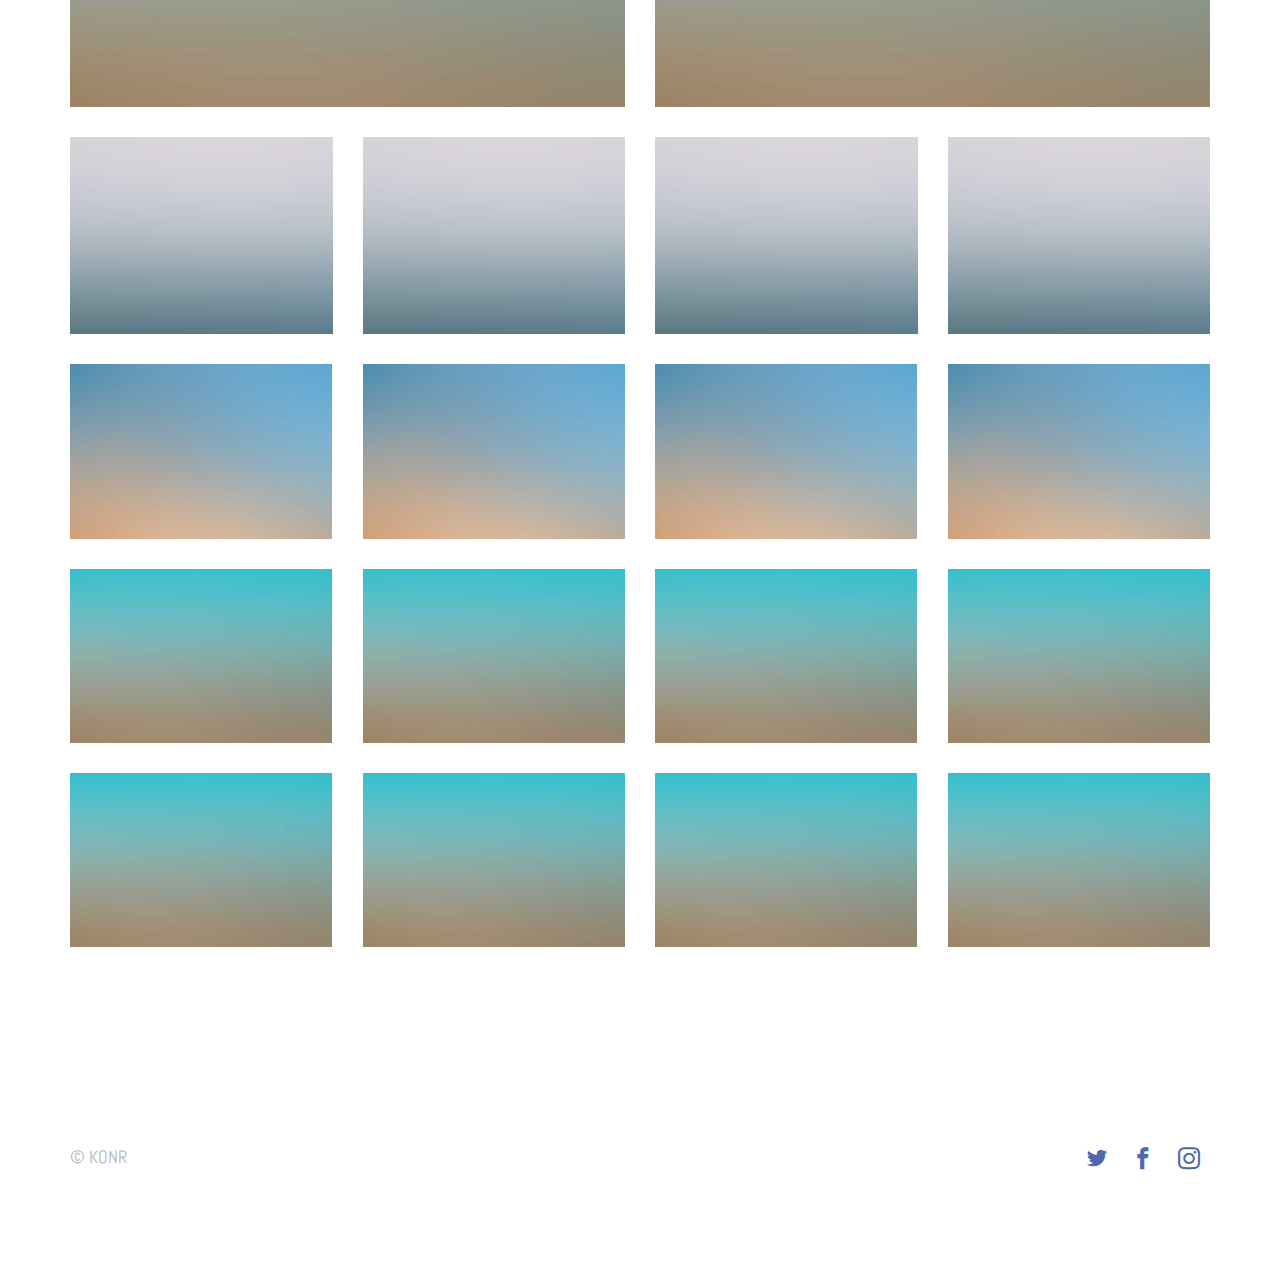
<file: single-page3.html>
<!DOCTYPE html>
<html lang="en">
  <head>
    <meta charset="utf-8">
    <meta name="viewport" content="width=device-width, initial-scale=1">
    <title>KONR &mdash; Album</title>
    <meta name="description" content="none">
    <meta name="keywords" content="none">
    
    <link href="https://fonts.googleapis.com/css?family=Abel" rel="stylesheet">
    <link rel="stylesheet" href="css/styles-merged.css">
    <link rel="stylesheet" href="css/style.min.css">
    <link rel="stylesheet" href="css/custom.css">

    <!--[if lt IE 9]>
      <script src="js/vendor/html5shiv.min.js"></script>
      <script src="js/vendor/respond.min.js"></script>
    <![endif]-->
  </head>
  <body>

  <!-- START: header -->
  
  <div class="probootstrap-loader"></div>

  <header role="banner" class="probootstrap-header">
    <div class="container">
        <a href="index.html" class="probootstrap-logo"><span>KONR</span></a>
        
        <a href="#" class="probootstrap-burger-menu visible-xs" ><i>Menu</i></a>
        <div class="mobile-menu-overlay"></div>

        <nav role="navigation" class="probootstrap-nav hidden-xs">
          <ul class="probootstrap-main-nav">
            <li class="active"><a href="index.html">Home</a></li>
			<li><a href="../single-page(3)all.html">All</a></li>
		    <li><a href="https://bit.ly/2PHtzZ9" target="_blank">INSTAGRAM</a></li>
            <li><a href="about.html">About</a></li>
            
          </ul>
          <div class="extra-text visible-xs"> 
            <a href="#" class="probootstrap-burger-menu"><i>Menu</i></a>
            <h5>Connect</h5>
            <ul class="social-buttons">
              <li><a href="https://bit.ly/2PHtzZ9" target="_blank"><i class="icon-twitter"></i></a></li>
              <li><a href="https://bit.ly/2PHtzZ9" target="_blank"><i class="icon-facebook2"></i></a></li>
              <li><a href="https://bit.ly/2PHtzZ9" target="_blank"><i class="icon-instagram2"></i></a></li>
            </ul>
          </div>
        </nav>
    </div>
  </header>
  <!-- END: header -->
  
  <div class="probootstrap-section">
    <div class="container">

      <div class="row">
        <div class="col-md-6 col-md-offset-3 mb40 text-center">
          <h2>Album 3</h2>
          <p>Posted  on November 3, 2018</p>
		  <p>probably a better place for the description and <a href="https://en.wikipedia.org/wiki/Cat">Cat Hill</a> link</p>
        </div>
        <div class="col-md-6">
          <p></p>    
        </div>
        <div class="col-md-6">
          <p></p>    
        </div>
      </div>
      <div class="row">
        <div class="col-md-6">
          <p><a href="img/img_1.jpg" class="image-popup"><img src="img/img_1.jpg" class="img-responsive" alt="Free HTML5 Bootstrap Template by uicookies.com"></a></p>
          <p><a href="img/img_3.jpg" class="image-popup"><img src="img/img_3.jpg" class="img-responsive" alt="Free HTML5 Bootstrap Template by uicookies.com"></a></p>
          <p><a href="img/img_7.jpg" class="image-popup"><img src="img/img_7.jpg" class="img-responsive" alt="Free HTML5 Bootstrap Template by uicookies.com"></a></p>
			<div class="row">
        <div class="col-md-6">
          <p><a href="img/img_1.jpg" class="image-popup"><img src="img/img_1.jpg" class="img-responsive" alt="Free HTML5 Bootstrap Template by uicookies.com"></a></p>
          <p><a href="img/img_3.jpg" class="image-popup"><img src="img/img_3.jpg" class="img-responsive" alt="Free HTML5 Bootstrap Template by uicookies.com"></a></p>
          <p><a href="img/img_7.jpg" class="image-popup"><img src="img/img_7.jpg" class="img-responsive" alt="Free HTML5 Bootstrap Template by uicookies.com"></a></p>
	      <p><a href="img/img_7.jpg" class="image-popup"><img src="img/img_7.jpg" class="img-responsive" alt="Free HTML5 Bootstrap Template by uicookies.com"></a></p>
        </div>
        <div class="col-md-6">
          <p><a href="img/img_1.jpg" class="image-popup"><img src="img/img_1.jpg" class="img-responsive" alt="Free HTML5 Bootstrap Template by uicookies.com"></a></p>
          <p><a href="img/img_3.jpg" class="image-popup"><img src="img/img_3.jpg" class="img-responsive" alt="Free HTML5 Bootstrap Template by uicookies.com"></a></p>
          <p><a href="img/img_7.jpg" class="image-popup"><img src="img/img_7.jpg" class="img-responsive" alt="Free HTML5 Bootstrap Template by uicookies.com"></a></p>
	      <p><a href="img/img_7.jpg" class="image-popup"><img src="img/img_7.jpg" class="img-responsive" alt="Free HTML5 Bootstrap Template by uicookies.com"></a></p>
        </div> 
      </div>
        </div>
        <div class="col-md-6">
          <p><a href="img/img_1.jpg" class="image-popup"><img src="img/img_1.jpg" class="img-responsive" alt="Free HTML5 Bootstrap Template by uicookies.com"></a></p>
          <p><a href="img/img_3.jpg" class="image-popup"><img src="img/img_3.jpg" class="img-responsive" alt="Free HTML5 Bootstrap Template by uicookies.com"></a></p>
          <p><a href="img/img_7.jpg" class="image-popup"><img src="img/img_7.jpg" class="img-responsive" alt="Free HTML5 Bootstrap Template by uicookies.com"></a></p>
			<div class="row">
        <div class="col-md-6">
          <p><a href="img/img_1.jpg" class="image-popup"><img src="img/img_1.jpg" class="img-responsive" alt="Free HTML5 Bootstrap Template by uicookies.com"></a></p>
          <p><a href="img/img_3.jpg" class="image-popup"><img src="img/img_3.jpg" class="img-responsive" alt="Free HTML5 Bootstrap Template by uicookies.com"></a></p>
          <p><a href="img/img_7.jpg" class="image-popup"><img src="img/img_7.jpg" class="img-responsive" alt="Free HTML5 Bootstrap Template by uicookies.com"></a></p>
		  <p><a href="img/img_7.jpg" class="image-popup"><img src="img/img_7.jpg" class="img-responsive" alt="Free HTML5 Bootstrap Template by uicookies.com"></a></p>
        </div>
        <div class="col-md-6">
          <p><a href="img/img_1.jpg" class="image-popup"><img src="img/img_1.jpg" class="img-responsive" alt="Free HTML5 Bootstrap Template by uicookies.com"></a></p>
          <p><a href="img/img_3.jpg" class="image-popup"><img src="img/img_3.jpg" class="img-responsive" alt="Free HTML5 Bootstrap Template by uicookies.com"></a></p>
          <p><a href="img/img_7.jpg" class="image-popup"><img src="img/img_7.jpg" class="img-responsive" alt="Free HTML5 Bootstrap Template by uicookies.com"></a></p>
		  <p><a href="img/img_7.jpg" class="image-popup"><img src="img/img_7.jpg" class="img-responsive" alt="Free HTML5 Bootstrap Template by uicookies.com"></a></p>
        </div> 
      </div>
        </div> 
      </div>
    </div>
  </div>

  <footer class="probootstrap-footer" role="contentinfo">
    <div class="container">
      <div class="row">
        <div class="col-md-12">
          <p class="probootstrap-copyright">&copy; KONR <a href="https://bit.ly/2PHtzZ9"></a></p>
          <ul class="probootstrap-social">
		    <li><a href="https://bit.ly/2PHtzZ9" target="_blank"><i class="icon-twitter"></i></a></li>
            <li><a href="https://bit.ly/2PHtzZ9" target="_blank"><i class="icon-facebook2"></i></a></li>
            <li><a href="https://bit.ly/2PHtzZ9" target="_blank"><i class="icon-instagram2"></i></a></li>
          </ul>
        </div>
      </div>
    </div>
  </footer>

  <div class="gototop js-top">
    <a href="#" class="js-gotop"><i class="icon-chevron-thin-up"></i></a>
  </div>
  

  <script src="js/scripts.min.js"></script>
  <script src="js/main.min.js"></script>
  <script src="js/custom.js"></script>

  </body>
</html>
</file>
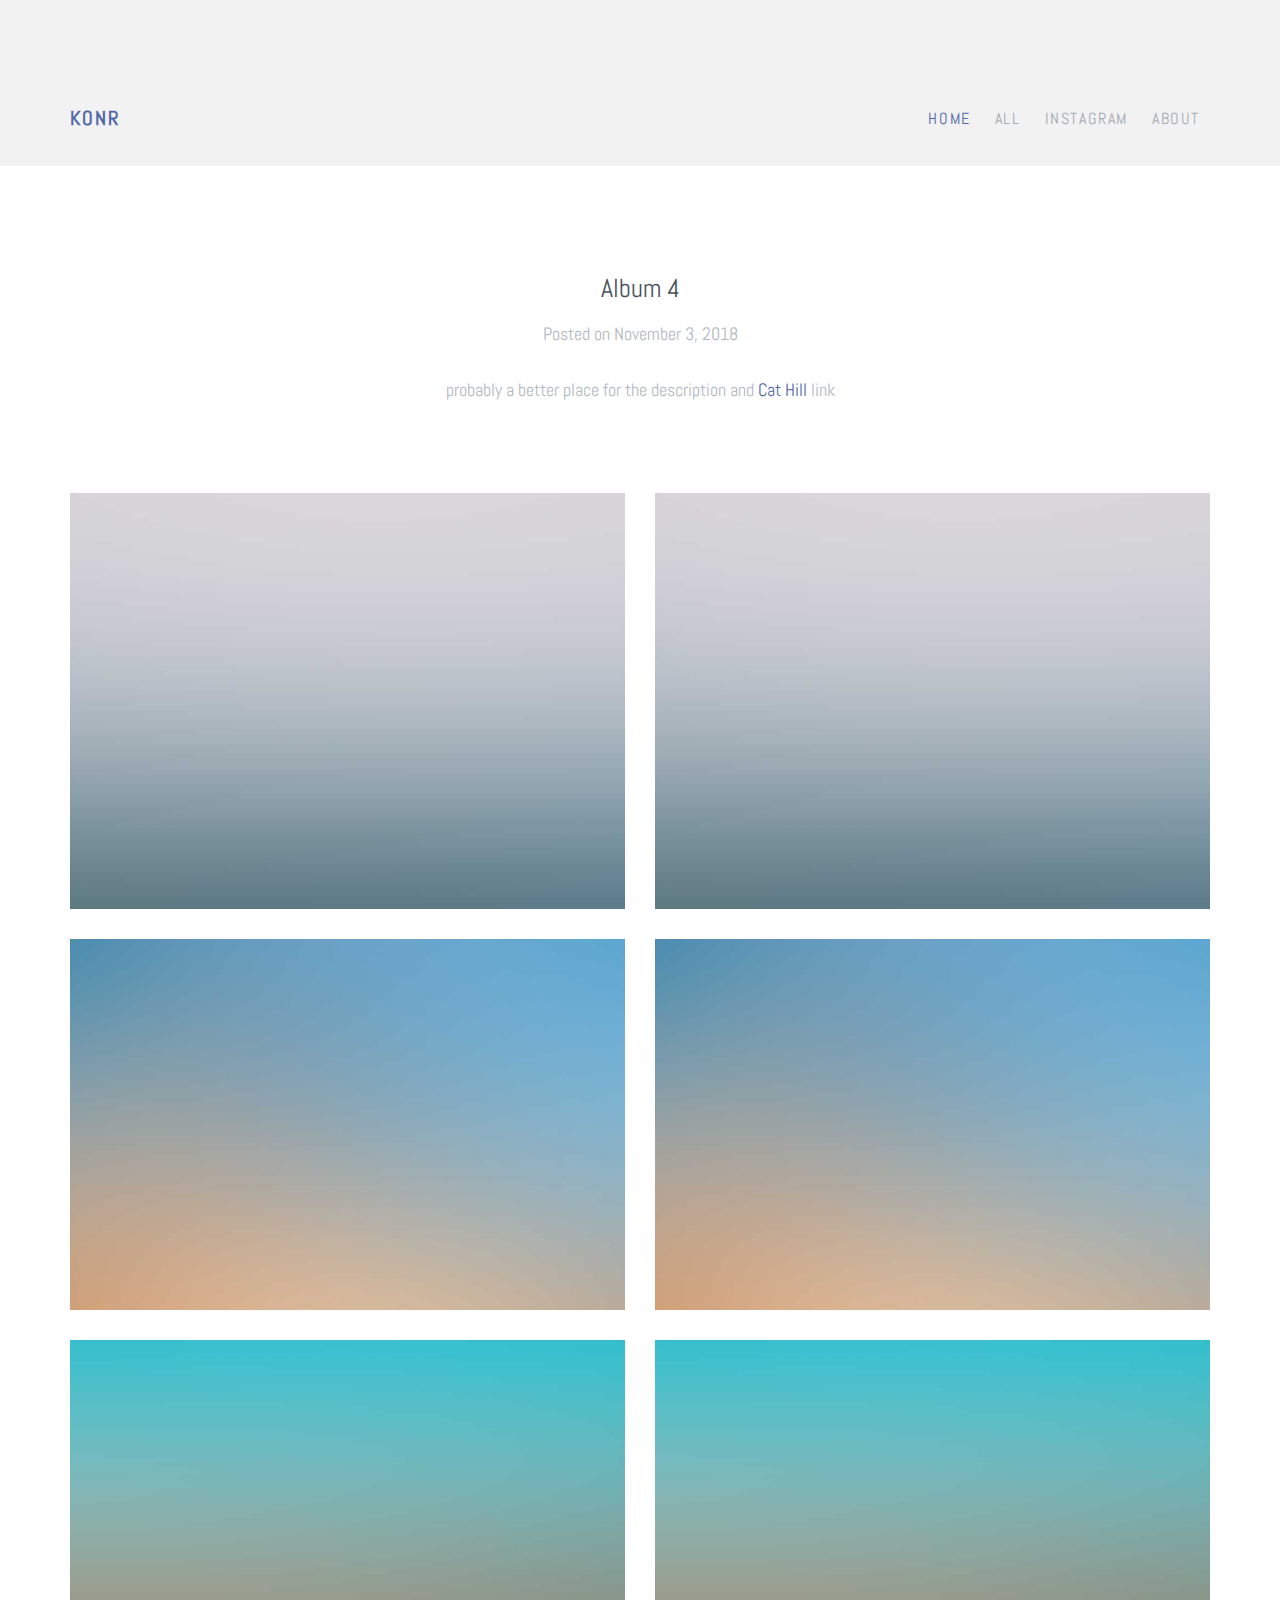
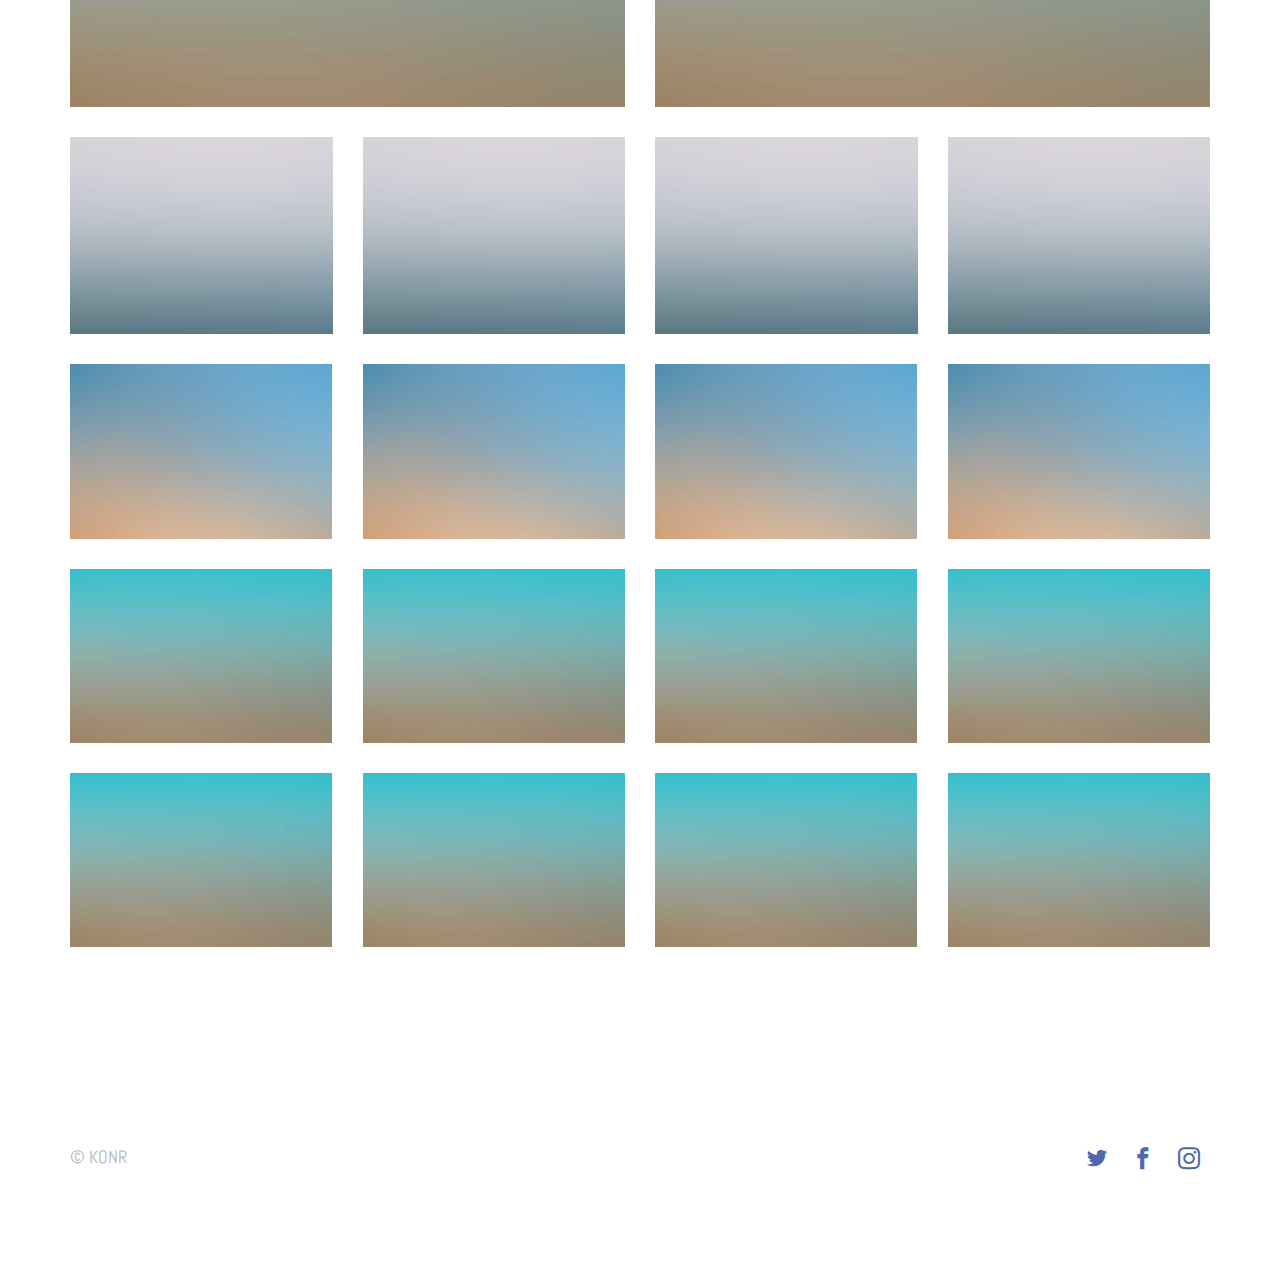
<file: single-page4.html>
<!DOCTYPE html>
<html lang="en">
  <head>
    <meta charset="utf-8">
    <meta name="viewport" content="width=device-width, initial-scale=1">
    <title>KONR &mdash; Album</title>
    <meta name="description" content="none">
    <meta name="keywords" content="none">
    
    <link href="https://fonts.googleapis.com/css?family=Abel" rel="stylesheet">
    <link rel="stylesheet" href="css/styles-merged.css">
    <link rel="stylesheet" href="css/style.min.css">
    <link rel="stylesheet" href="css/custom.css">

    <!--[if lt IE 9]>
      <script src="js/vendor/html5shiv.min.js"></script>
      <script src="js/vendor/respond.min.js"></script>
    <![endif]-->
  </head>
  <body>

  <!-- START: header -->
  
  <div class="probootstrap-loader"></div>

  <header role="banner" class="probootstrap-header">
    <div class="container">
        <a href="index.html" class="probootstrap-logo"><span>KONR</span></a>
        
        <a href="#" class="probootstrap-burger-menu visible-xs" ><i>Menu</i></a>
        <div class="mobile-menu-overlay"></div>

        <nav role="navigation" class="probootstrap-nav hidden-xs">
          <ul class="probootstrap-main-nav">
            <li class="active"><a href="index.html">Home</a></li>
			<li><a href="../single-page(3)all.html">All</a></li>
		    <li><a href="https://bit.ly/2PHtzZ9" target="_blank">INSTAGRAM</a></li>
            <li><a href="about.html">About</a></li>
            
          </ul>
          <div class="extra-text visible-xs"> 
            <a href="#" class="probootstrap-burger-menu"><i>Menu</i></a>
            <h5>Connect</h5>
            <ul class="social-buttons">
              <li><a href="https://bit.ly/2PHtzZ9" target="_blank"><i class="icon-twitter"></i></a></li>
              <li><a href="https://bit.ly/2PHtzZ9" target="_blank"><i class="icon-facebook2"></i></a></li>
              <li><a href="https://bit.ly/2PHtzZ9" target="_blank"><i class="icon-instagram2"></i></a></li>
            </ul>
          </div>
        </nav>
    </div>
  </header>
  <!-- END: header -->
  
  <div class="probootstrap-section">
    <div class="container">

      <div class="row">
        <div class="col-md-6 col-md-offset-3 mb40 text-center">
          <h2>Album 4</h2>
          <p>Posted  on November 3, 2018</p>
		  <p>probably a better place for the description and <a href="https://en.wikipedia.org/wiki/Cat">Cat Hill</a> link</p>
        </div>
        <div class="col-md-6">
          <p></p>    
        </div>
        <div class="col-md-6">
          <p></p>    
        </div>
      </div>
      <div class="row">
        <div class="col-md-6">
          <p><a href="img/img_1.jpg" class="image-popup"><img src="img/img_1.jpg" class="img-responsive" alt="Free HTML5 Bootstrap Template by uicookies.com"></a></p>
          <p><a href="img/img_3.jpg" class="image-popup"><img src="img/img_3.jpg" class="img-responsive" alt="Free HTML5 Bootstrap Template by uicookies.com"></a></p>
          <p><a href="img/img_7.jpg" class="image-popup"><img src="img/img_7.jpg" class="img-responsive" alt="Free HTML5 Bootstrap Template by uicookies.com"></a></p>
			<div class="row">
        <div class="col-md-6">
          <p><a href="img/img_1.jpg" class="image-popup"><img src="img/img_1.jpg" class="img-responsive" alt="Free HTML5 Bootstrap Template by uicookies.com"></a></p>
          <p><a href="img/img_3.jpg" class="image-popup"><img src="img/img_3.jpg" class="img-responsive" alt="Free HTML5 Bootstrap Template by uicookies.com"></a></p>
          <p><a href="img/img_7.jpg" class="image-popup"><img src="img/img_7.jpg" class="img-responsive" alt="Free HTML5 Bootstrap Template by uicookies.com"></a></p>
	      <p><a href="img/img_7.jpg" class="image-popup"><img src="img/img_7.jpg" class="img-responsive" alt="Free HTML5 Bootstrap Template by uicookies.com"></a></p>
        </div>
        <div class="col-md-6">
          <p><a href="img/img_1.jpg" class="image-popup"><img src="img/img_1.jpg" class="img-responsive" alt="Free HTML5 Bootstrap Template by uicookies.com"></a></p>
          <p><a href="img/img_3.jpg" class="image-popup"><img src="img/img_3.jpg" class="img-responsive" alt="Free HTML5 Bootstrap Template by uicookies.com"></a></p>
          <p><a href="img/img_7.jpg" class="image-popup"><img src="img/img_7.jpg" class="img-responsive" alt="Free HTML5 Bootstrap Template by uicookies.com"></a></p>
	      <p><a href="img/img_7.jpg" class="image-popup"><img src="img/img_7.jpg" class="img-responsive" alt="Free HTML5 Bootstrap Template by uicookies.com"></a></p>
        </div> 
      </div>
        </div>
        <div class="col-md-6">
          <p><a href="img/img_1.jpg" class="image-popup"><img src="img/img_1.jpg" class="img-responsive" alt="Free HTML5 Bootstrap Template by uicookies.com"></a></p>
          <p><a href="img/img_3.jpg" class="image-popup"><img src="img/img_3.jpg" class="img-responsive" alt="Free HTML5 Bootstrap Template by uicookies.com"></a></p>
          <p><a href="img/img_7.jpg" class="image-popup"><img src="img/img_7.jpg" class="img-responsive" alt="Free HTML5 Bootstrap Template by uicookies.com"></a></p>
			<div class="row">
        <div class="col-md-6">
          <p><a href="img/img_1.jpg" class="image-popup"><img src="img/img_1.jpg" class="img-responsive" alt="Free HTML5 Bootstrap Template by uicookies.com"></a></p>
          <p><a href="img/img_3.jpg" class="image-popup"><img src="img/img_3.jpg" class="img-responsive" alt="Free HTML5 Bootstrap Template by uicookies.com"></a></p>
          <p><a href="img/img_7.jpg" class="image-popup"><img src="img/img_7.jpg" class="img-responsive" alt="Free HTML5 Bootstrap Template by uicookies.com"></a></p>
		  <p><a href="img/img_7.jpg" class="image-popup"><img src="img/img_7.jpg" class="img-responsive" alt="Free HTML5 Bootstrap Template by uicookies.com"></a></p>
        </div>
        <div class="col-md-6">
          <p><a href="img/img_1.jpg" class="image-popup"><img src="img/img_1.jpg" class="img-responsive" alt="Free HTML5 Bootstrap Template by uicookies.com"></a></p>
          <p><a href="img/img_3.jpg" class="image-popup"><img src="img/img_3.jpg" class="img-responsive" alt="Free HTML5 Bootstrap Template by uicookies.com"></a></p>
          <p><a href="img/img_7.jpg" class="image-popup"><img src="img/img_7.jpg" class="img-responsive" alt="Free HTML5 Bootstrap Template by uicookies.com"></a></p>
		  <p><a href="img/img_7.jpg" class="image-popup"><img src="img/img_7.jpg" class="img-responsive" alt="Free HTML5 Bootstrap Template by uicookies.com"></a></p>
        </div> 
      </div>
        </div> 
      </div>
    </div>
  </div>

  <footer class="probootstrap-footer" role="contentinfo">
    <div class="container">
      <div class="row">
        <div class="col-md-12">
          <p class="probootstrap-copyright">&copy; KONR <a href="https://bit.ly/2PHtzZ9"></a></p>
          <ul class="probootstrap-social">
		    <li><a href="https://bit.ly/2PHtzZ9" target="_blank"><i class="icon-twitter"></i></a></li>
            <li><a href="https://bit.ly/2PHtzZ9" target="_blank"><i class="icon-facebook2"></i></a></li>
            <li><a href="https://bit.ly/2PHtzZ9" target="_blank"><i class="icon-instagram2"></i></a></li>
          </ul>
        </div>
      </div>
    </div>
  </footer>

  <div class="gototop js-top">
    <a href="#" class="js-gotop"><i class="icon-chevron-thin-up"></i></a>
  </div>
  

  <script src="js/scripts.min.js"></script>
  <script src="js/main.min.js"></script>
  <script src="js/custom.js"></script>

  </body>
</html>
</file>
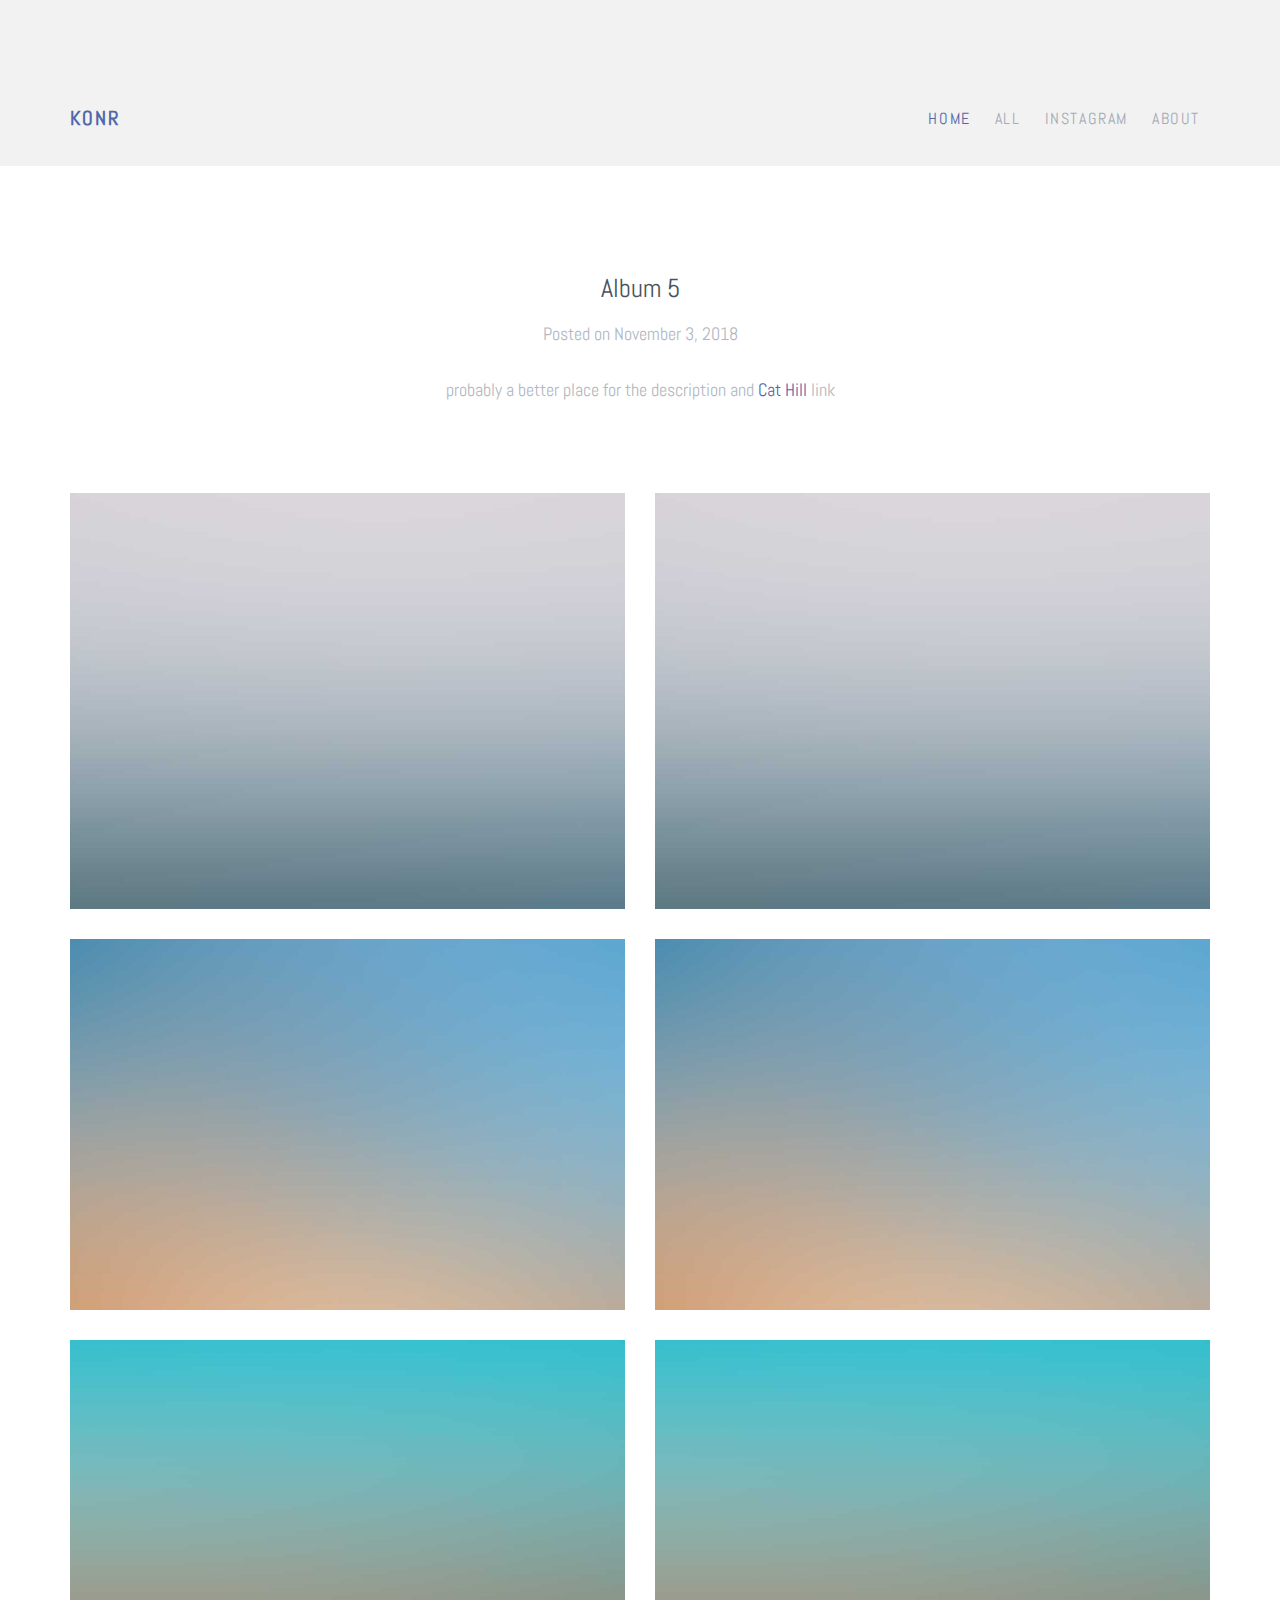
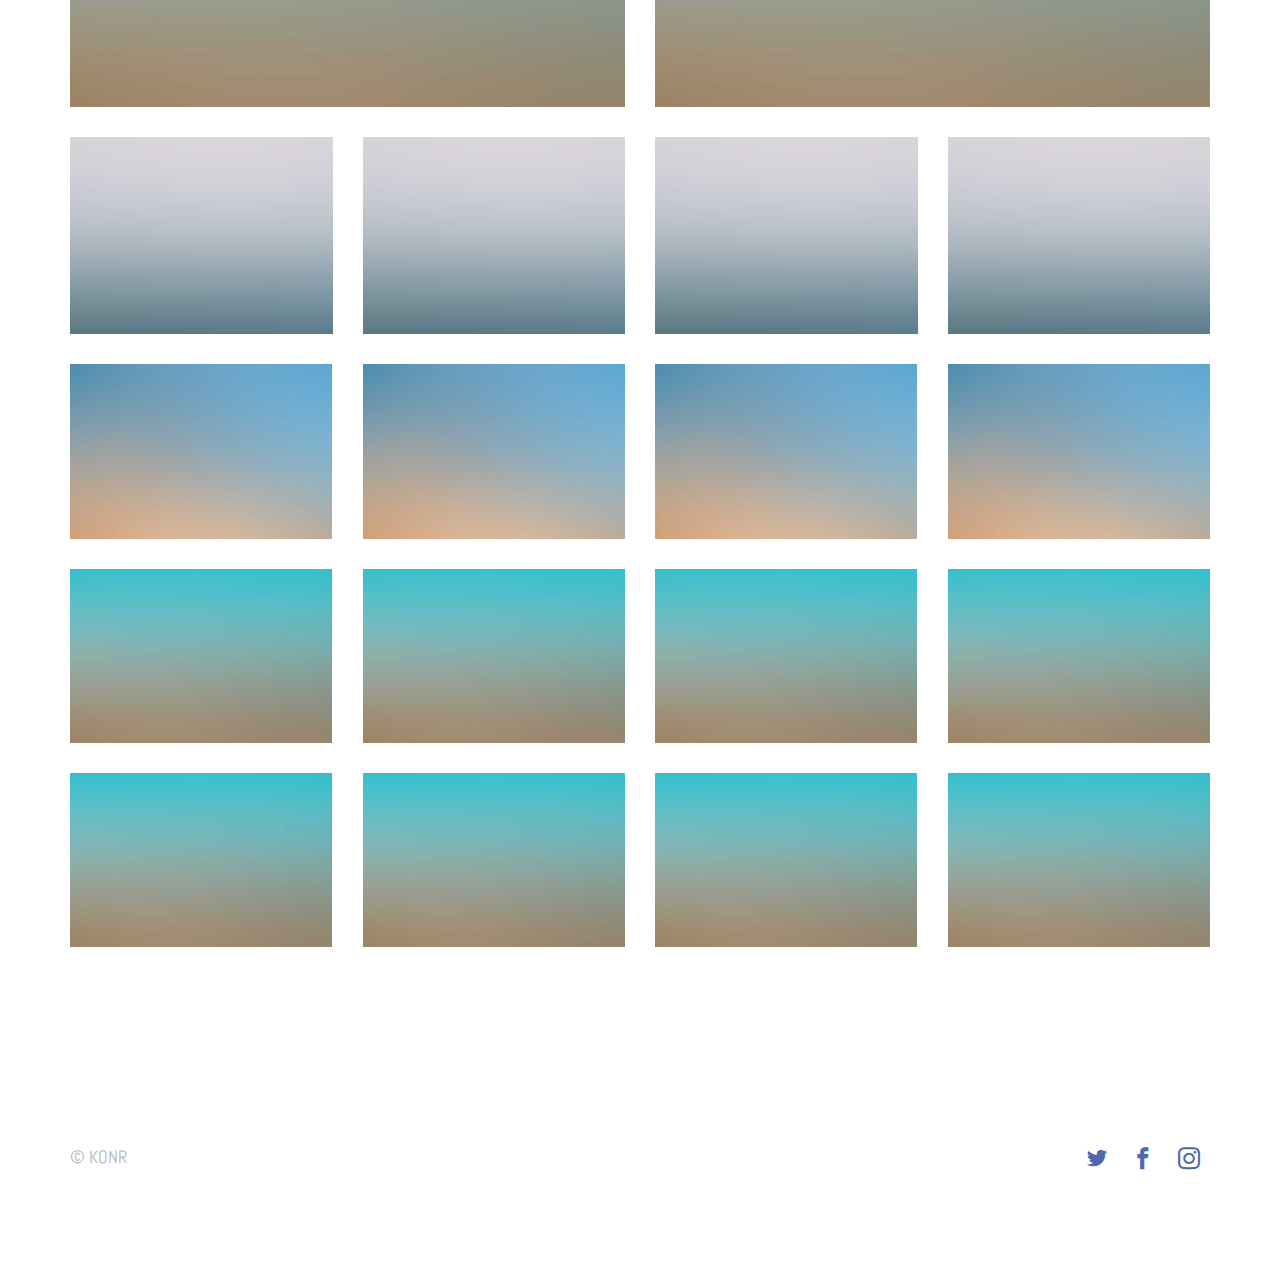
<file: single-page5.html>
<!DOCTYPE html>
<html lang="en">
  <head>
    <meta charset="utf-8">
    <meta name="viewport" content="width=device-width, initial-scale=1">
    <title>KONR &mdash; Album</title>
    <meta name="description" content="none">
    <meta name="keywords" content="none">
    
    <link href="https://fonts.googleapis.com/css?family=Abel" rel="stylesheet">
    <link rel="stylesheet" href="css/styles-merged.css">
    <link rel="stylesheet" href="css/style.min.css">
    <link rel="stylesheet" href="css/custom.css">

    <!--[if lt IE 9]>
      <script src="js/vendor/html5shiv.min.js"></script>
      <script src="js/vendor/respond.min.js"></script>
    <![endif]-->
  </head>
  <body>

  <!-- START: header -->
  
  <div class="probootstrap-loader"></div>

  <header role="banner" class="probootstrap-header">
    <div class="container">
        <a href="index.html" class="probootstrap-logo"><span>KONR</span></a>
        
        <a href="#" class="probootstrap-burger-menu visible-xs" ><i>Menu</i></a>
        <div class="mobile-menu-overlay"></div>

        <nav role="navigation" class="probootstrap-nav hidden-xs">
          <ul class="probootstrap-main-nav">
            <li class="active"><a href="index.html">Home</a></li>
			<li><a href="../single-page(3)all.html">All</a></li>
		    <li><a href="https://bit.ly/2PHtzZ9" target="_blank">INSTAGRAM</a></li>
            <li><a href="about.html">About</a></li>
            
          </ul>
          <div class="extra-text visible-xs"> 
            <a href="#" class="probootstrap-burger-menu"><i>Menu</i></a>
            <h5>Connect</h5>
            <ul class="social-buttons">
              <li><a href="https://bit.ly/2PHtzZ9" target="_blank"><i class="icon-twitter"></i></a></li>
              <li><a href="https://bit.ly/2PHtzZ9" target="_blank"><i class="icon-facebook2"></i></a></li>
              <li><a href="https://bit.ly/2PHtzZ9" target="_blank"><i class="icon-instagram2"></i></a></li>
            </ul>
          </div>
        </nav>
    </div>
  </header>
  <!-- END: header -->
  
  <div class="probootstrap-section">
    <div class="container">

      <div class="row">
        <div class="col-md-6 col-md-offset-3 mb40 text-center">
          <h2>Album 5</h2>
          <p>Posted  on November 3, 2018</p>
		  <p>probably a better place for the description and <a href="https://en.wikipedia.org/wiki/Cat">Cat Hill</a> link</p>
        </div>
        <div class="col-md-6">
          <p></p>    
        </div>
        <div class="col-md-6">
          <p></p>    
        </div>
      </div>
      <div class="row">
        <div class="col-md-6">
          <p><a href="img/img_1.jpg" class="image-popup"><img src="img/img_1.jpg" class="img-responsive" alt="Free HTML5 Bootstrap Template by uicookies.com"></a></p>
          <p><a href="img/img_3.jpg" class="image-popup"><img src="img/img_3.jpg" class="img-responsive" alt="Free HTML5 Bootstrap Template by uicookies.com"></a></p>
          <p><a href="img/img_7.jpg" class="image-popup"><img src="img/img_7.jpg" class="img-responsive" alt="Free HTML5 Bootstrap Template by uicookies.com"></a></p>
			<div class="row">
        <div class="col-md-6">
          <p><a href="img/img_1.jpg" class="image-popup"><img src="img/img_1.jpg" class="img-responsive" alt="Free HTML5 Bootstrap Template by uicookies.com"></a></p>
          <p><a href="img/img_3.jpg" class="image-popup"><img src="img/img_3.jpg" class="img-responsive" alt="Free HTML5 Bootstrap Template by uicookies.com"></a></p>
          <p><a href="img/img_7.jpg" class="image-popup"><img src="img/img_7.jpg" class="img-responsive" alt="Free HTML5 Bootstrap Template by uicookies.com"></a></p>
	      <p><a href="img/img_7.jpg" class="image-popup"><img src="img/img_7.jpg" class="img-responsive" alt="Free HTML5 Bootstrap Template by uicookies.com"></a></p>
        </div>
        <div class="col-md-6">
          <p><a href="img/img_1.jpg" class="image-popup"><img src="img/img_1.jpg" class="img-responsive" alt="Free HTML5 Bootstrap Template by uicookies.com"></a></p>
          <p><a href="img/img_3.jpg" class="image-popup"><img src="img/img_3.jpg" class="img-responsive" alt="Free HTML5 Bootstrap Template by uicookies.com"></a></p>
          <p><a href="img/img_7.jpg" class="image-popup"><img src="img/img_7.jpg" class="img-responsive" alt="Free HTML5 Bootstrap Template by uicookies.com"></a></p>
	      <p><a href="img/img_7.jpg" class="image-popup"><img src="img/img_7.jpg" class="img-responsive" alt="Free HTML5 Bootstrap Template by uicookies.com"></a></p>
        </div> 
      </div>
        </div>
        <div class="col-md-6">
          <p><a href="img/img_1.jpg" class="image-popup"><img src="img/img_1.jpg" class="img-responsive" alt="Free HTML5 Bootstrap Template by uicookies.com"></a></p>
          <p><a href="img/img_3.jpg" class="image-popup"><img src="img/img_3.jpg" class="img-responsive" alt="Free HTML5 Bootstrap Template by uicookies.com"></a></p>
          <p><a href="img/img_7.jpg" class="image-popup"><img src="img/img_7.jpg" class="img-responsive" alt="Free HTML5 Bootstrap Template by uicookies.com"></a></p>
			<div class="row">
        <div class="col-md-6">
          <p><a href="img/img_1.jpg" class="image-popup"><img src="img/img_1.jpg" class="img-responsive" alt="Free HTML5 Bootstrap Template by uicookies.com"></a></p>
          <p><a href="img/img_3.jpg" class="image-popup"><img src="img/img_3.jpg" class="img-responsive" alt="Free HTML5 Bootstrap Template by uicookies.com"></a></p>
          <p><a href="img/img_7.jpg" class="image-popup"><img src="img/img_7.jpg" class="img-responsive" alt="Free HTML5 Bootstrap Template by uicookies.com"></a></p>
		  <p><a href="img/img_7.jpg" class="image-popup"><img src="img/img_7.jpg" class="img-responsive" alt="Free HTML5 Bootstrap Template by uicookies.com"></a></p>
        </div>
        <div class="col-md-6">
          <p><a href="img/img_1.jpg" class="image-popup"><img src="img/img_1.jpg" class="img-responsive" alt="Free HTML5 Bootstrap Template by uicookies.com"></a></p>
          <p><a href="img/img_3.jpg" class="image-popup"><img src="img/img_3.jpg" class="img-responsive" alt="Free HTML5 Bootstrap Template by uicookies.com"></a></p>
          <p><a href="img/img_7.jpg" class="image-popup"><img src="img/img_7.jpg" class="img-responsive" alt="Free HTML5 Bootstrap Template by uicookies.com"></a></p>
		  <p><a href="img/img_7.jpg" class="image-popup"><img src="img/img_7.jpg" class="img-responsive" alt="Free HTML5 Bootstrap Template by uicookies.com"></a></p>
        </div> 
      </div>
        </div> 
      </div>
    </div>
  </div>

  <footer class="probootstrap-footer" role="contentinfo">
    <div class="container">
      <div class="row">
        <div class="col-md-12">
          <p class="probootstrap-copyright">&copy; KONR <a href="https://bit.ly/2PHtzZ9"></a></p>
          <ul class="probootstrap-social">
		    <li><a href="https://bit.ly/2PHtzZ9" target="_blank"><i class="icon-twitter"></i></a></li>
            <li><a href="https://bit.ly/2PHtzZ9" target="_blank"><i class="icon-facebook2"></i></a></li>
            <li><a href="https://bit.ly/2PHtzZ9" target="_blank"><i class="icon-instagram2"></i></a></li>
          </ul>
        </div>
      </div>
    </div>
  </footer>

  <div class="gototop js-top">
    <a href="#" class="js-gotop"><i class="icon-chevron-thin-up"></i></a>
  </div>
  

  <script src="js/scripts.min.js"></script>
  <script src="js/main.min.js"></script>
  <script src="js/custom.js"></script>

  </body>
</html>
</file>
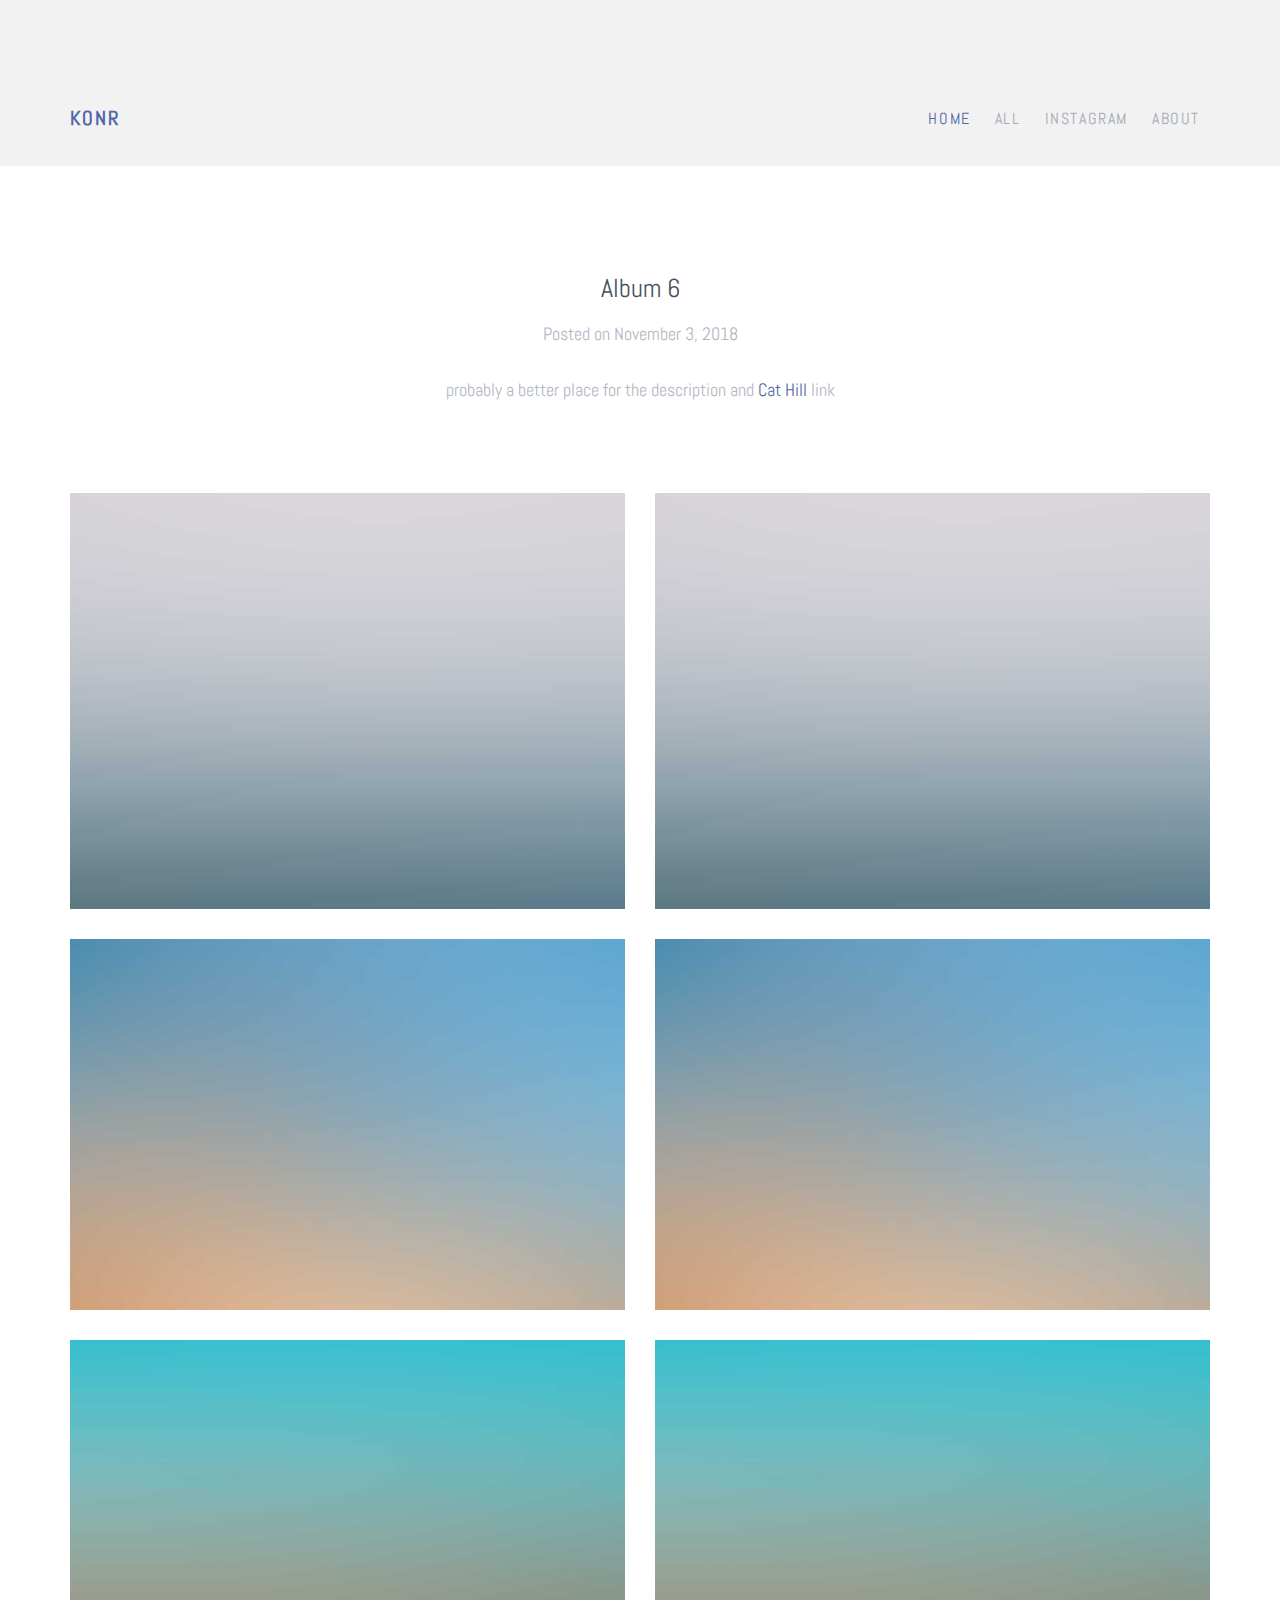
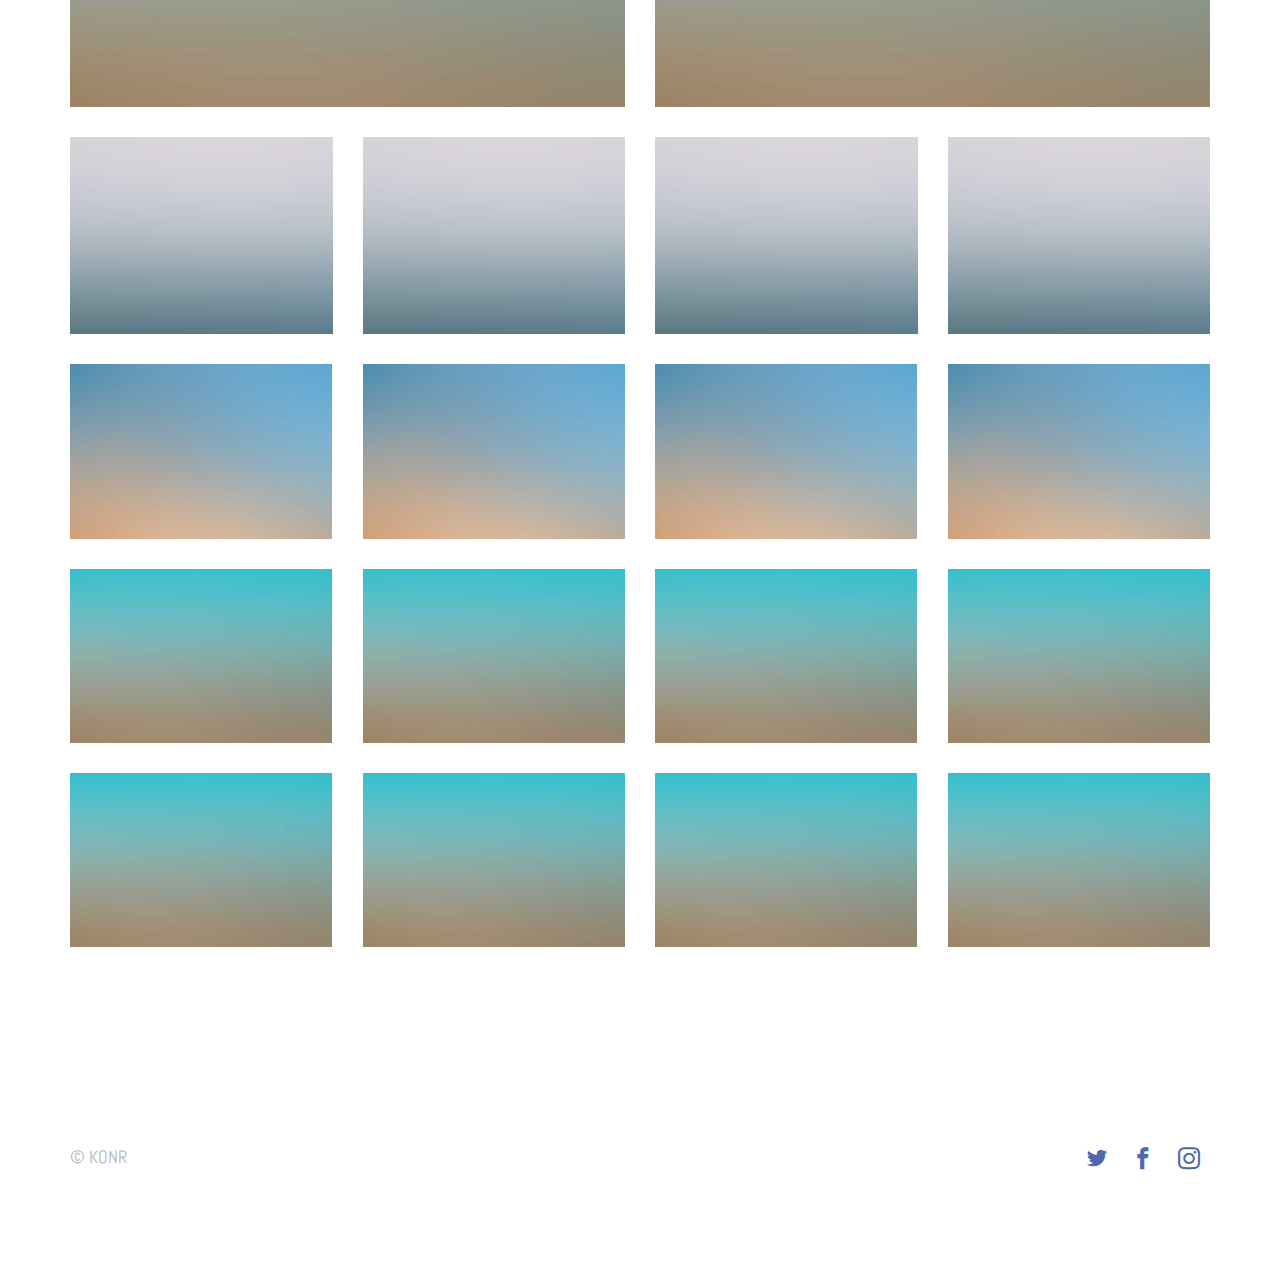
<file: single-page6.html>
<!DOCTYPE html>
<html lang="en">
  <head>
    <meta charset="utf-8">
    <meta name="viewport" content="width=device-width, initial-scale=1">
    <title>KONR &mdash; Album</title>
    <meta name="description" content="none">
    <meta name="keywords" content="none">
    
    <link href="https://fonts.googleapis.com/css?family=Abel" rel="stylesheet">
    <link rel="stylesheet" href="css/styles-merged.css">
    <link rel="stylesheet" href="css/style.min.css">
    <link rel="stylesheet" href="css/custom.css">

    <!--[if lt IE 9]>
      <script src="js/vendor/html5shiv.min.js"></script>
      <script src="js/vendor/respond.min.js"></script>
    <![endif]-->
  </head>
  <body>

  <!-- START: header -->
  
  <div class="probootstrap-loader"></div>

  <header role="banner" class="probootstrap-header">
    <div class="container">
        <a href="index.html" class="probootstrap-logo"><span>KONR</span></a>
        
        <a href="#" class="probootstrap-burger-menu visible-xs" ><i>Menu</i></a>
        <div class="mobile-menu-overlay"></div>

        <nav role="navigation" class="probootstrap-nav hidden-xs">
          <ul class="probootstrap-main-nav">
            <li class="active"><a href="index.html">Home</a></li>
			<li><a href="../single-page(3)all.html">All</a></li>
		    <li><a href="https://bit.ly/2PHtzZ9" target="_blank">INSTAGRAM</a></li>
            <li><a href="about.html">About</a></li>
            
          </ul>
          <div class="extra-text visible-xs"> 
            <a href="#" class="probootstrap-burger-menu"><i>Menu</i></a>
            <h5>Connect</h5>
            <ul class="social-buttons">
              <li><a href="https://bit.ly/2PHtzZ9" target="_blank"><i class="icon-twitter"></i></a></li>
              <li><a href="https://bit.ly/2PHtzZ9" target="_blank"><i class="icon-facebook2"></i></a></li>
              <li><a href="https://bit.ly/2PHtzZ9" target="_blank"><i class="icon-instagram2"></i></a></li>
            </ul>
          </div>
        </nav>
    </div>
  </header>
  <!-- END: header -->
  
  <div class="probootstrap-section">
    <div class="container">

      <div class="row">
        <div class="col-md-6 col-md-offset-3 mb40 text-center">
          <h2>Album 6</h2>
          <p>Posted  on November 3, 2018</p>
		  <p>probably a better place for the description and <a href="https://en.wikipedia.org/wiki/Cat">Cat Hill</a> link</p>
        </div>
        <div class="col-md-6">
          <p></p>    
        </div>
        <div class="col-md-6">
          <p></p>    
        </div>
      </div>
      <div class="row">
        <div class="col-md-6">
          <p><a href="img/img_1.jpg" class="image-popup"><img src="img/img_1.jpg" class="img-responsive" alt="Free HTML5 Bootstrap Template by uicookies.com"></a></p>
          <p><a href="img/img_3.jpg" class="image-popup"><img src="img/img_3.jpg" class="img-responsive" alt="Free HTML5 Bootstrap Template by uicookies.com"></a></p>
          <p><a href="img/img_7.jpg" class="image-popup"><img src="img/img_7.jpg" class="img-responsive" alt="Free HTML5 Bootstrap Template by uicookies.com"></a></p>
			<div class="row">
        <div class="col-md-6">
          <p><a href="img/img_1.jpg" class="image-popup"><img src="img/img_1.jpg" class="img-responsive" alt="Free HTML5 Bootstrap Template by uicookies.com"></a></p>
          <p><a href="img/img_3.jpg" class="image-popup"><img src="img/img_3.jpg" class="img-responsive" alt="Free HTML5 Bootstrap Template by uicookies.com"></a></p>
          <p><a href="img/img_7.jpg" class="image-popup"><img src="img/img_7.jpg" class="img-responsive" alt="Free HTML5 Bootstrap Template by uicookies.com"></a></p>
	      <p><a href="img/img_7.jpg" class="image-popup"><img src="img/img_7.jpg" class="img-responsive" alt="Free HTML5 Bootstrap Template by uicookies.com"></a></p>
        </div>
        <div class="col-md-6">
          <p><a href="img/img_1.jpg" class="image-popup"><img src="img/img_1.jpg" class="img-responsive" alt="Free HTML5 Bootstrap Template by uicookies.com"></a></p>
          <p><a href="img/img_3.jpg" class="image-popup"><img src="img/img_3.jpg" class="img-responsive" alt="Free HTML5 Bootstrap Template by uicookies.com"></a></p>
          <p><a href="img/img_7.jpg" class="image-popup"><img src="img/img_7.jpg" class="img-responsive" alt="Free HTML5 Bootstrap Template by uicookies.com"></a></p>
	      <p><a href="img/img_7.jpg" class="image-popup"><img src="img/img_7.jpg" class="img-responsive" alt="Free HTML5 Bootstrap Template by uicookies.com"></a></p>
        </div> 
      </div>
        </div>
        <div class="col-md-6">
          <p><a href="img/img_1.jpg" class="image-popup"><img src="img/img_1.jpg" class="img-responsive" alt="Free HTML5 Bootstrap Template by uicookies.com"></a></p>
          <p><a href="img/img_3.jpg" class="image-popup"><img src="img/img_3.jpg" class="img-responsive" alt="Free HTML5 Bootstrap Template by uicookies.com"></a></p>
          <p><a href="img/img_7.jpg" class="image-popup"><img src="img/img_7.jpg" class="img-responsive" alt="Free HTML5 Bootstrap Template by uicookies.com"></a></p>
			<div class="row">
        <div class="col-md-6">
          <p><a href="img/img_1.jpg" class="image-popup"><img src="img/img_1.jpg" class="img-responsive" alt="Free HTML5 Bootstrap Template by uicookies.com"></a></p>
          <p><a href="img/img_3.jpg" class="image-popup"><img src="img/img_3.jpg" class="img-responsive" alt="Free HTML5 Bootstrap Template by uicookies.com"></a></p>
          <p><a href="img/img_7.jpg" class="image-popup"><img src="img/img_7.jpg" class="img-responsive" alt="Free HTML5 Bootstrap Template by uicookies.com"></a></p>
		  <p><a href="img/img_7.jpg" class="image-popup"><img src="img/img_7.jpg" class="img-responsive" alt="Free HTML5 Bootstrap Template by uicookies.com"></a></p>
        </div>
        <div class="col-md-6">
          <p><a href="img/img_1.jpg" class="image-popup"><img src="img/img_1.jpg" class="img-responsive" alt="Free HTML5 Bootstrap Template by uicookies.com"></a></p>
          <p><a href="img/img_3.jpg" class="image-popup"><img src="img/img_3.jpg" class="img-responsive" alt="Free HTML5 Bootstrap Template by uicookies.com"></a></p>
          <p><a href="img/img_7.jpg" class="image-popup"><img src="img/img_7.jpg" class="img-responsive" alt="Free HTML5 Bootstrap Template by uicookies.com"></a></p>
		  <p><a href="img/img_7.jpg" class="image-popup"><img src="img/img_7.jpg" class="img-responsive" alt="Free HTML5 Bootstrap Template by uicookies.com"></a></p>
        </div> 
      </div>
        </div> 
      </div>
    </div>
  </div>

  <footer class="probootstrap-footer" role="contentinfo">
    <div class="container">
      <div class="row">
        <div class="col-md-12">
          <p class="probootstrap-copyright">&copy; KONR <a href="https://bit.ly/2PHtzZ9"></a></p>
          <ul class="probootstrap-social">
		    <li><a href="https://bit.ly/2PHtzZ9" target="_blank"><i class="icon-twitter"></i></a></li>
            <li><a href="https://bit.ly/2PHtzZ9" target="_blank"><i class="icon-facebook2"></i></a></li>
            <li><a href="https://bit.ly/2PHtzZ9" target="_blank"><i class="icon-instagram2"></i></a></li>
          </ul>
        </div>
      </div>
    </div>
  </footer>

  <div class="gototop js-top">
    <a href="#" class="js-gotop"><i class="icon-chevron-thin-up"></i></a>
  </div>
  

  <script src="js/scripts.min.js"></script>
  <script src="js/main.min.js"></script>
  <script src="js/custom.js"></script>

  </body>
</html>
</file>
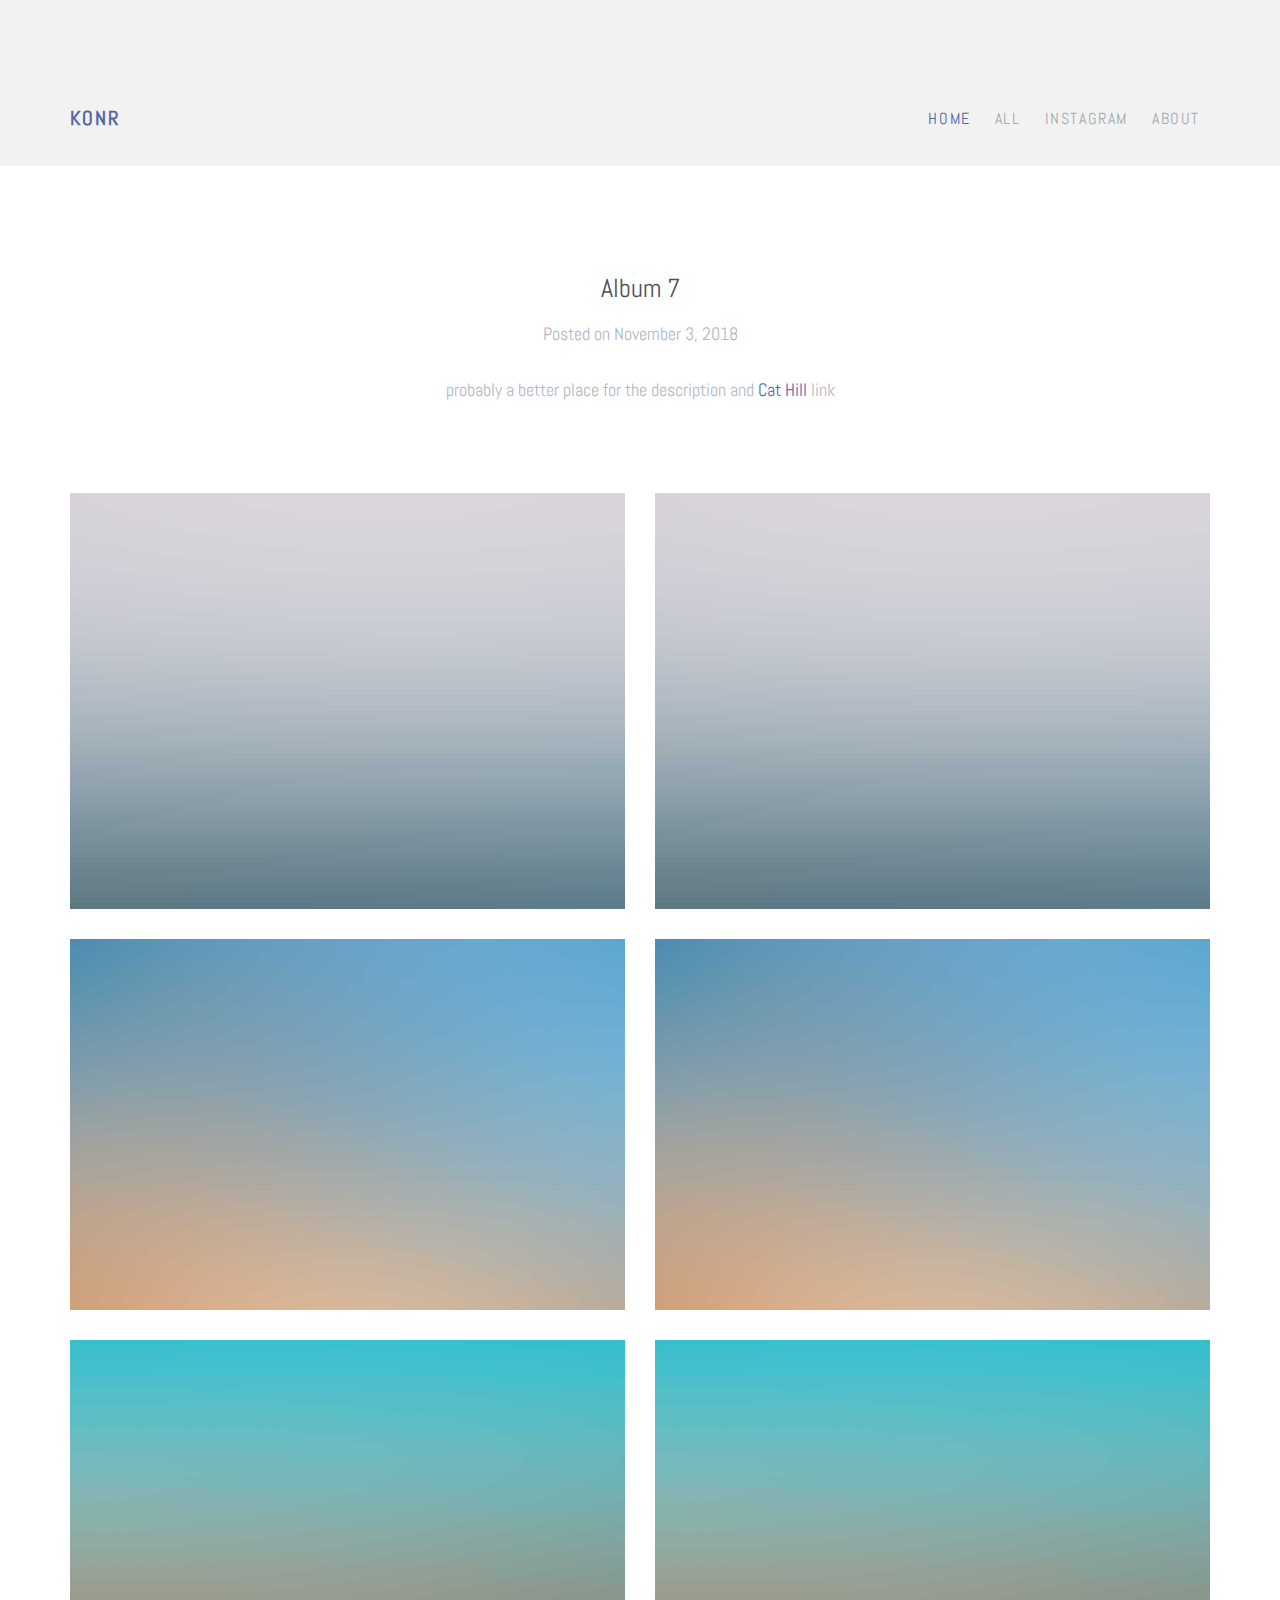
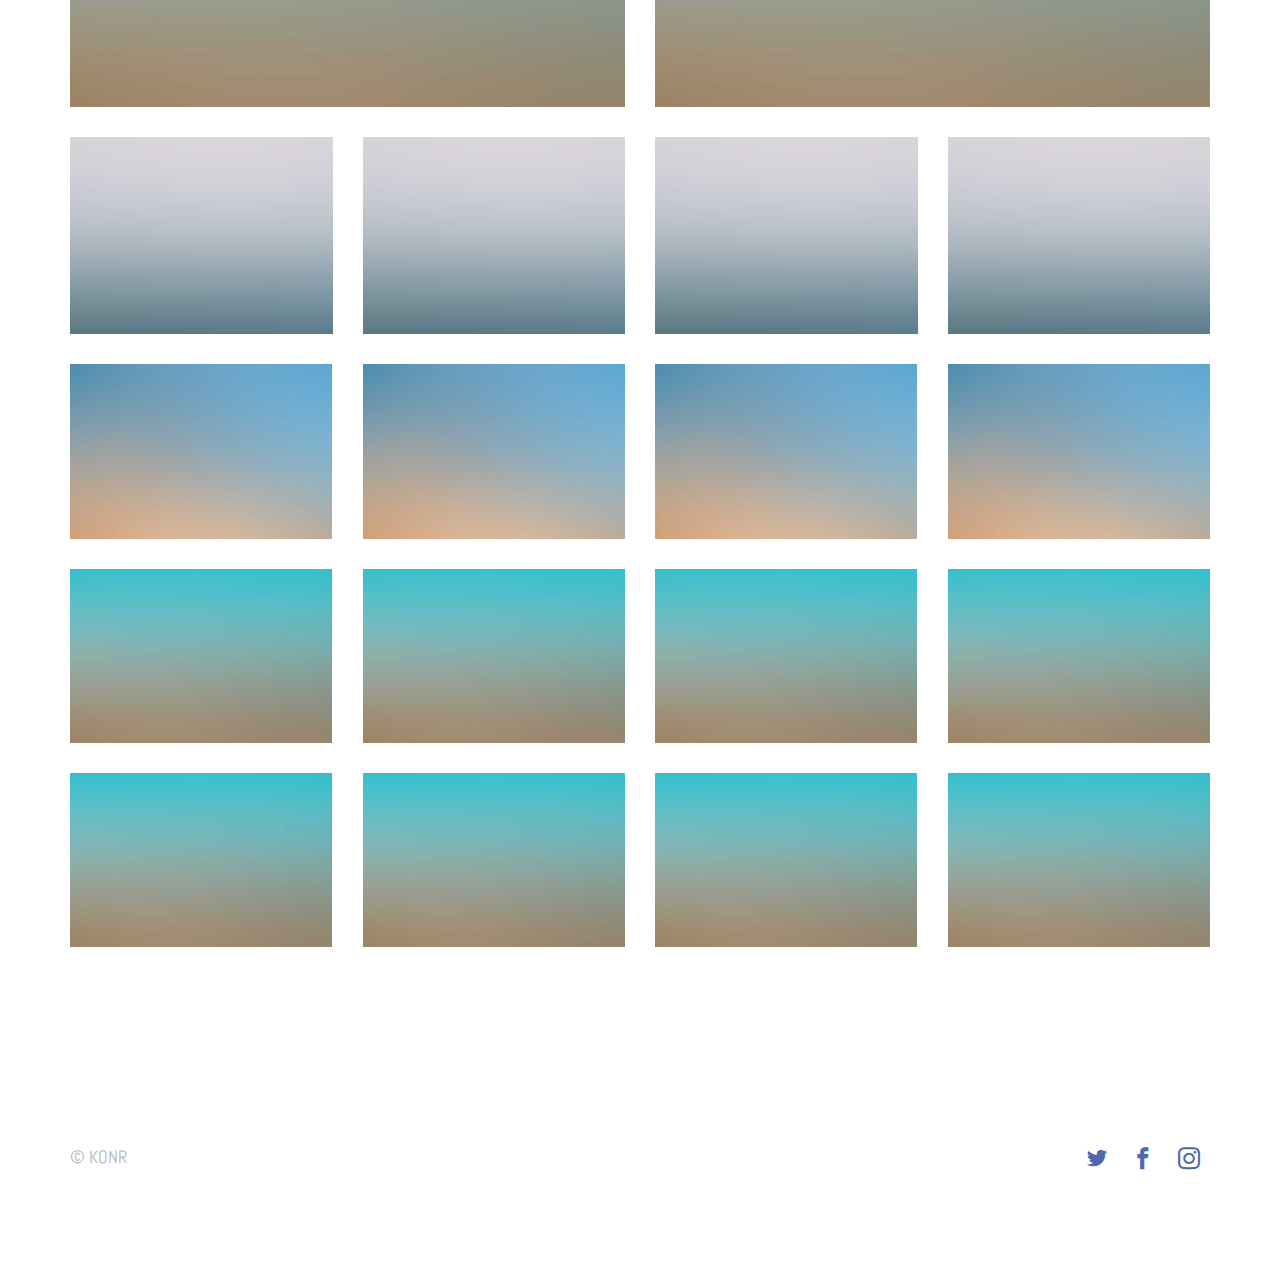
<file: single-page7.html>
<!DOCTYPE html>
<html lang="en">
  <head>
    <meta charset="utf-8">
    <meta name="viewport" content="width=device-width, initial-scale=1">
    <title>KONR &mdash; Album</title>
    <meta name="description" content="none">
    <meta name="keywords" content="fnone">
    
    <link href="https://fonts.googleapis.com/css?family=Abel" rel="stylesheet">
    <link rel="stylesheet" href="css/styles-merged.css">
    <link rel="stylesheet" href="css/style.min.css">
    <link rel="stylesheet" href="css/custom.css">

    <!--[if lt IE 9]>
      <script src="js/vendor/html5shiv.min.js"></script>
      <script src="js/vendor/respond.min.js"></script>
    <![endif]-->
  </head>
  <body>

  <!-- START: header -->
  
  <div class="probootstrap-loader"></div>

  <header role="banner" class="probootstrap-header">
    <div class="container">
        <a href="index.html" class="probootstrap-logo"><span>KONR</span></a>
        
        <a href="#" class="probootstrap-burger-menu visible-xs" ><i>Menu</i></a>
        <div class="mobile-menu-overlay"></div>

        <nav role="navigation" class="probootstrap-nav hidden-xs">
          <ul class="probootstrap-main-nav">
            <li class="active"><a href="index.html">Home</a></li>
			<li><a href="../single-page(3)all.html">All</a></li>
		    <li><a href="https://bit.ly/2PHtzZ9" target="_blank">INSTAGRAM</a></li>
            <li><a href="about.html">About</a></li>
            
          </ul>
          <div class="extra-text visible-xs"> 
            <a href="#" class="probootstrap-burger-menu"><i>Menu</i></a>
            <h5>Connect</h5>
            <ul class="social-buttons">
              <li><a href="https://bit.ly/2PHtzZ9" target="_blank"><i class="icon-twitter"></i></a></li>
              <li><a href="https://bit.ly/2PHtzZ9" target="_blank"><i class="icon-facebook2"></i></a></li>
              <li><a href="https://bit.ly/2PHtzZ9" target="_blank"><i class="icon-instagram2"></i></a></li>
            </ul>
          </div>
        </nav>
    </div>
  </header>
  <!-- END: header -->
  
  <div class="probootstrap-section">
    <div class="container">

      <div class="row">
        <div class="col-md-6 col-md-offset-3 mb40 text-center">
          <h2>Album 7</h2>
          <p>Posted  on November 3, 2018</p>
		  <p>probably a better place for the description and <a href="https://en.wikipedia.org/wiki/Cat">Cat Hill</a> link</p>
        </div>
        <div class="col-md-6">
          <p></p>    
        </div>
        <div class="col-md-6">
          <p></p>    
        </div>
      </div>
      <div class="row">
        <div class="col-md-6">
          <p><a href="img/img_1.jpg" class="image-popup"><img src="img/img_1.jpg" class="img-responsive" alt="Free HTML5 Bootstrap Template by uicookies.com"></a></p>
          <p><a href="img/img_3.jpg" class="image-popup"><img src="img/img_3.jpg" class="img-responsive" alt="Free HTML5 Bootstrap Template by uicookies.com"></a></p>
          <p><a href="img/img_7.jpg" class="image-popup"><img src="img/img_7.jpg" class="img-responsive" alt="Free HTML5 Bootstrap Template by uicookies.com"></a></p>
			<div class="row">
        <div class="col-md-6">
          <p><a href="img/img_1.jpg" class="image-popup"><img src="img/img_1.jpg" class="img-responsive" alt="Free HTML5 Bootstrap Template by uicookies.com"></a></p>
          <p><a href="img/img_3.jpg" class="image-popup"><img src="img/img_3.jpg" class="img-responsive" alt="Free HTML5 Bootstrap Template by uicookies.com"></a></p>
          <p><a href="img/img_7.jpg" class="image-popup"><img src="img/img_7.jpg" class="img-responsive" alt="Free HTML5 Bootstrap Template by uicookies.com"></a></p>
	      <p><a href="img/img_7.jpg" class="image-popup"><img src="img/img_7.jpg" class="img-responsive" alt="Free HTML5 Bootstrap Template by uicookies.com"></a></p>
        </div>
        <div class="col-md-6">
          <p><a href="img/img_1.jpg" class="image-popup"><img src="img/img_1.jpg" class="img-responsive" alt="Free HTML5 Bootstrap Template by uicookies.com"></a></p>
          <p><a href="img/img_3.jpg" class="image-popup"><img src="img/img_3.jpg" class="img-responsive" alt="Free HTML5 Bootstrap Template by uicookies.com"></a></p>
          <p><a href="img/img_7.jpg" class="image-popup"><img src="img/img_7.jpg" class="img-responsive" alt="Free HTML5 Bootstrap Template by uicookies.com"></a></p>
	      <p><a href="img/img_7.jpg" class="image-popup"><img src="img/img_7.jpg" class="img-responsive" alt="Free HTML5 Bootstrap Template by uicookies.com"></a></p>
        </div> 
      </div>
        </div>
        <div class="col-md-6">
          <p><a href="img/img_1.jpg" class="image-popup"><img src="img/img_1.jpg" class="img-responsive" alt="Free HTML5 Bootstrap Template by uicookies.com"></a></p>
          <p><a href="img/img_3.jpg" class="image-popup"><img src="img/img_3.jpg" class="img-responsive" alt="Free HTML5 Bootstrap Template by uicookies.com"></a></p>
          <p><a href="img/img_7.jpg" class="image-popup"><img src="img/img_7.jpg" class="img-responsive" alt="Free HTML5 Bootstrap Template by uicookies.com"></a></p>
			<div class="row">
        <div class="col-md-6">
          <p><a href="img/img_1.jpg" class="image-popup"><img src="img/img_1.jpg" class="img-responsive" alt="Free HTML5 Bootstrap Template by uicookies.com"></a></p>
          <p><a href="img/img_3.jpg" class="image-popup"><img src="img/img_3.jpg" class="img-responsive" alt="Free HTML5 Bootstrap Template by uicookies.com"></a></p>
          <p><a href="img/img_7.jpg" class="image-popup"><img src="img/img_7.jpg" class="img-responsive" alt="Free HTML5 Bootstrap Template by uicookies.com"></a></p>
		  <p><a href="img/img_7.jpg" class="image-popup"><img src="img/img_7.jpg" class="img-responsive" alt="Free HTML5 Bootstrap Template by uicookies.com"></a></p>
        </div>
        <div class="col-md-6">
          <p><a href="img/img_1.jpg" class="image-popup"><img src="img/img_1.jpg" class="img-responsive" alt="Free HTML5 Bootstrap Template by uicookies.com"></a></p>
          <p><a href="img/img_3.jpg" class="image-popup"><img src="img/img_3.jpg" class="img-responsive" alt="Free HTML5 Bootstrap Template by uicookies.com"></a></p>
          <p><a href="img/img_7.jpg" class="image-popup"><img src="img/img_7.jpg" class="img-responsive" alt="Free HTML5 Bootstrap Template by uicookies.com"></a></p>
		  <p><a href="img/img_7.jpg" class="image-popup"><img src="img/img_7.jpg" class="img-responsive" alt="Free HTML5 Bootstrap Template by uicookies.com"></a></p>
        </div> 
      </div>
        </div> 
      </div>
    </div>
  </div>

  <footer class="probootstrap-footer" role="contentinfo">
    <div class="container">
      <div class="row">
        <div class="col-md-12">
          <p class="probootstrap-copyright">&copy; KONR <a href="https://bit.ly/2PHtzZ9"></a></p>
          <ul class="probootstrap-social">
		    <li><a href="https://bit.ly/2PHtzZ9" target="_blank"><i class="icon-twitter"></i></a></li>
            <li><a href="https://bit.ly/2PHtzZ9" target="_blank"><i class="icon-facebook2"></i></a></li>
            <li><a href="https://bit.ly/2PHtzZ9" target="_blank"><i class="icon-instagram2"></i></a></li>
          </ul>
        </div>
      </div>
    </div>
  </footer>

  <div class="gototop js-top">
    <a href="#" class="js-gotop"><i class="icon-chevron-thin-up"></i></a>
  </div>
  

  <script src="js/scripts.min.js"></script>
  <script src="js/main.min.js"></script>
  <script src="js/custom.js"></script>

  </body>
</html>
</file>
<file: css/custom.css>
/* Your custom css code goes here */
</file>
<file: css/style.min.css>
/*!==============================
 * Theme Name: Explorer
 * Theme URL: https://probootstrap.com/explorer-free-photography-website-template-using-bootstrap
 * Version: 1.0
 * Author: ProBootstrap.com
 * Author URL: https://probootstrap.com
 * License: Released for free under the Creative Commons Attribution 3.0 license (probootstrap.com/license)
 */.probootstrap-logo,body{font-family:Abel,sans-serif}.btn,.probootstrap-footer-widget .heading,.probootstrap-logo,.probootstrap-main-nav li a{letter-spacing:.1em;text-transform:uppercase}@font-face{font-family:icomoon;src:url(../fonts/icomoon/icomoon.eot?1z9v6x);src:url(../fonts/icomoon/icomoon.eot?1z9v6x#iefix) format("embedded-opentype"),url(../fonts/icomoon/icomoon.ttf?1z9v6x) format("truetype"),url(../fonts/icomoon/icomoon.woff?1z9v6x) format("woff"),url(../fonts/icomoon/icomoon.svg?1z9v6x#icomoon) format("svg");font-weight:400;font-style:normal}html{overflow-x:hidden;font-size:1em}body{background:#fff;font-size:18px;line-height:1.8;font-weight:300;color:#b2b8c2}::selection{background:#5068A9;color:#fff}::-moz-selection{background:#5068A9;color:#fff}.page-title h1,.probootstrap-card .probootstrap-card-text .probootstrap-card-heading,.probootstrap-panel .panel .panel-title,.section-heading h2,.service .heading,.service.left-icon h3,h1,h2,h3,h4{margin:1.414em 0 .5em;line-height:1.2;font-weight:300;color:#4a525d}.page-title h1,h1{margin-top:0;font-size:1.602em}.section-heading h2,h2{font-size:1.424em}.probootstrap-card .probootstrap-card-text .probootstrap-card-heading,.service .heading,.service.left-icon h3,h3{font-size:1.266em}.probootstrap-panel .panel .panel-title,h4{font-size:1.125em}.font_small,small{font-size:.889em}figure,ol,p,ul{margin-bottom:1.3em}a{-webkit-transition:.3s all;transition:.3s all;color:#5068A9}a:focus,a:hover{
	color: #B9C3DD;
	text-decoration: none!important
}.probootstrap-header{
	padding-top: 100px;
	padding-bottom: 30px;
	width: 100%;
	z-index: 12;
	position: relative;
	background: #F2F2F2;
	top: 0
}.probootstrap-logo{float:left;color:#5068A9;padding-left:0;font-size:20px;display:block;font-weight:900}.probootstrap-logo:active,.probootstrap-logo:focus,.probootstrap-logo:hover{color:#5068A9}@media screen and (max-width:768px){.probootstrap-header{padding-top:30px;padding-bottom:30px}.probootstrap-logo{padding-left:0}}.probootstrap-nav{float:right;margin:2px 0 0}.probootstrap-mobile-menu-active .probootstrap-nav{text-align:left;position:fixed;display:block!important;overflow-y:auto;top:0;right:0;bottom:0;z-index:1100;height:100vh;width:300px;background:#000;padding:40px;-webkit-transition:.3s all ease-out;transition:.3s all ease-out;-webkit-transform:translateX(300px);transform:translateX(300px)}.probootstrap-mobile-menu-active .probootstrap-nav .extra-text{display:block;float:left;clear:both;margin-top:30px;font-size:16px;color:rgba(255,255,255,.5)}.probootstrap-mobile-menu-active .probootstrap-nav .extra-text .social-buttons{padding:0;margin:0 0 20px}.probootstrap-mobile-menu-active .probootstrap-nav .extra-text .social-buttons li{display:inline-block;zoom:1;padding:0;margin:0}.probootstrap-mobile-menu-active .probootstrap-nav .extra-text .social-buttons li a{color:#fff;padding:10px}.probootstrap-mobile-menu-active .probootstrap-nav .extra-text .social-buttons li:first-child a{padding-left:0}.probootstrap-mobile-menu-active .probootstrap-nav .extra-text h5{text-transform:uppercase;font-size:12px;font-weight:700;letter-spacing:.1em;color:#fff}.probootstrap-mobile-menu-active.show .probootstrap-nav{-webkit-transform:translateX(0);transform:translateX(0)}.probootstrap-main-nav{margin:0;padding:0}.probootstrap-mobile-menu-active .probootstrap-main-nav{float:left;margin-top:40px;width:100%}.probootstrap-main-nav li{margin:0;padding:0 10px;list-style:none;display:inline;font-size:16px}.probootstrap-mobile-menu-active .probootstrap-main-nav li{margin-bottom:10px;padding-left:0;padding-right:0;display:block}.probootstrap-main-nav li a{font-weight:400;padding:10px 0;color:#a4abb6}.probootstrap-main-nav li a:hover{color:#8791a0}.probootstrap-mobile-menu-active.show .probootstrap-main-nav li a{color:#5068A9}.probootstrap-mobile-menu-active .probootstrap-main-nav li a{margin-bottom:10px;padding:5px 0;display:block}.probootstrap-mobile-menu-active .probootstrap-main-nav li a:hover{color:#fff}.probootstrap-main-nav li.active a,.probootstrap-main-nav li.active a:hover{color:#5068A9}.probootstrap-header-social li a,.probootstrap-mobile-menu-active .probootstrap-main-nav li.active a{color:#fff}.mobile-menu-overlay{z-index:1099;position:fixed;top:0;bottom:0;left:0;right:0;width:100vw;height:100vh;background:rgba(0,0,0,.3);opacity:0;visibility:hidden;-webkit-transition:.3s all ease-out;transition:.3s all ease-out}.probootstrap-hover-overlay:before,.probootstrap-hover-overlay:hover:before,.probootstrap-mobile-menu-active.show .mobile-menu-overlay{opacity:1;visibility:visible}.probootstrap-header-social{position:absolute;top:34px;right:60px}.probootstrap-header-social li{display:inline;list-style:none;margin-left:5px}.probootstrap-right-nav{position:absolute;top:3px;right:0;margin:0;padding:0}.probootstrap-right-nav li{padding:0;margin:0;display:inline-block;zoom:1;list-style:none}.probootstrap-right-nav li a{padding:0 10px}.probootstrap-burger-menu{display:inline-block;width:18px;height:18px;cursor:pointer;text-decoration:none}.probootstrap-burger-menu i{position:relative;display:inline-block;width:18px;height:2px;color:#a4abb6;font:700 14px/.4 Helvetica,arial;text-transform:uppercase;text-indent:-55px;background:#a4abb6;-webkit-transition:all .2s ease-out;transition:all .2s ease-out}.probootstrap-burger-menu i::after,.probootstrap-burger-menu i::before{content:'';width:18px;height:2px;background:#a4abb6;position:absolute;left:0;-webkit-transition:all .2s ease-out;transition:all .2s ease-out}.probootstrap-burger-menu i::before{top:-7px}.probootstrap-burger-menu i::after{bottom:-7px}.probootstrap-burger-menu:hover i::before{top:-10px}.probootstrap-burger-menu:hover i::after{bottom:-10px}.probootstrap-burger-menu.active i{background:0 0}.probootstrap-burger-menu.active i::before{top:0;-webkit-transform:rotateZ(45deg);transform:rotateZ(45deg)}.probootstrap-burger-menu.active i::after{bottom:0;-webkit-transform:rotateZ(-45deg);transform:rotateZ(-45deg)}.probootstrap-mobile-menu-active.show .probootstrap-burger-menu i{color:#fff;background:#000}.probootstrap-mobile-menu-active.show .probootstrap-burger-menu i::after,.probootstrap-mobile-menu-active.show .probootstrap-burger-menu i::before{background:#fff}.probootstrap-burger-menu{position:absolute;top:30px;right:20px}.btn{border:none;border-radius:4px;-webkit-transition:.3s all ease-in;transition:.3s all ease-in;padding:10px 15px}.btn.btn-sm{font-size:13px;padding:5px 20px}.btn.btn-lg{line-height:1.5;padding-top:20px;padding-bottom:20px}.btn.btn-primary{border:2px solid #5068A9;background:#5068A9;color:#fff}.btn.btn-primary:active,.btn.btn-primary:focus,.btn.btn-primary:hover{background:#5f76b3;color:#fff;border:2px solid #5f76b3}.btn.btn-primary:active,.btn.btn-primary:focus{outline:0;border:2px solid #5f76b3}.btn.btn-ghost{background:0 0;border:2px solid #5068A9;color:#5068A9}.btn.btn-ghost:hover{background:#5068A9;color:#fff;border:2px solid #5068A9}.btn.btn-ghost:active,.btn.btn-ghost:focus{outline:0;background:0 0;color:#5068A9;border:2px solid #5068A9}.btn.btn-ghost.btn-ghost-white{background:0 0;border:2px solid #fff;color:#fff}.btn.btn-ghost.btn-ghost-white:hover{background:#fff;color:#5068A9}.btn.btn-ghost.btn-ghost-white:active,.btn.btn-ghost.btn-ghost-white:focus{outline:0;background:#fff;color:#5068A9;border:2px solid #fff}.btn.btn-black,.btn.btn-black:active,.btn.btn-black:focus,.btn.btn-black:hover{background:#000;border:1px solid #000;color:#fff}.btn.btn-black:active,.btn.btn-black:focus{outline:0}.probootstrap-section{padding:4em 0;position:relative;z-index:2}.probootstrap-section.probootstrap-section-sm{padding:3em 0}.probootstrap-section.probootstrap-border-top{border-top:1px solid rgba(0,0,0,.1)}.probootstrap-section.probootstrap-border-bottom{border-bottom:1px solid rgba(0,0,0,.1)}.probootstrap-section>.container.probootstrap-border-top{padding-top:50px;border-top:1px solid rgba(0,0,0,.1)}.probootstrap-cta,.probootstrap-footer{border-top:2px solid rgba(255,255,255,.1)}.probootstrap-section.probootstrap-section-colored,.probootstrap-section.probootstrap-section-dark{background:#ddf0f3;background:-webkit-gradient(linear,left top,right top,from(#ddf0f3),to(#5068a9));background:linear-gradient(to right,#ddf0f3 0,#5068a9 100%);filter:progid:DXImageTransform.Microsoft.gradient( startColorstr=$firstcolor, endColorstr=$secondcolor, GradientType=1 )}.probootstrap-section.probootstrap-section-colored .section-heading h2,.probootstrap-section.probootstrap-section-dark .section-heading h2{color:#fff}.probootstrap-section.probootstrap-section-colored .section-heading p,.probootstrap-section.probootstrap-section-dark .section-heading p{color:rgba(255,255,255,.6)}.probootstrap-section.probootstrap-section-colored .heading-with-icon,.probootstrap-section.probootstrap-section-colored .heading-with-icon i,.probootstrap-section.probootstrap-section-dark .heading-with-icon,.probootstrap-section.probootstrap-section-dark .heading-with-icon i{color:#5068A9}.probootstrap-section.probootstrap-section-colored p,.probootstrap-section.probootstrap-section-dark .section-heading h2,.probootstrap-section.probootstrap-section-dark p{color:#fff}.probootstrap-section.probootstrap-section-dark{background:#222;color:#fff}.probootstrap-section.probootstrap-section-dark .section-heading p,.probootstrap-section.probootstrap-section-dark p{color:rgba(255,255,255,.6)}.probootstrap-section.probootstrap-section-lighter{background:#f7f7f7}@media screen and (max-width:768px){.probootstrap-section{padding:3em 0}}.probootstrap-section.probootstrap-bg{background-size:cover;background-repeat:no-repeat;background-attachment:fixed;padding:8em 0}.probootstrap-section.probootstrap-bg:before{position:absolute;content:"";background:rgba(0,0,0,.6);top:0;left:0;right:0;bottom:0;z-index:-1}.probootstrap-section.probootstrap-bg .heading{margin-top:0;margin-bottom:10px;color:#fff;font-family:Abel,sans-serif;font-size:30px;line-height:30px}.probootstrap-cta :last-child,.probootstrap-panel .panel .panel-body :last-child{margin-bottom:0}.probootstrap-section.probootstrap-bg .sub-heading{font-size:20px;line-height:1.5;color:rgba(255,255,255,.7)}.probootstrap-section.probootstrap-bg .container{position:relative;z-index:2}.probootstrap-cta{border-bottom:2px solid rgba(255,255,255,.1);padding:50px 0;float:left;width:100%}.probootstrap-cta.border-bototm-none{border-bottom:none}.probootstrap-cta h2{margin-top:0;margin-bottom:0;text-transform:uppercase}.probootstrap-relative{position:relative}.probootstrap-owl-navigation{margin:0;padding:0}.probootstrap-owl-navigation.absolute{position:absolute;top:2px}@media screen and (max-width:768px){.probootstrap-owl-navigation.absolute{position:relative;margin-bottom:40px}}.probootstrap-owl-navigation.absolute.right{right:10px}.probootstrap-owl-navigation.absolute.left{left:0}.probootstrap-owl-navigation li{display:inline-block;list-style:none;margin:0;padding:0}.probootstrap-owl-navigation li a{font-size:30px;padding:0;color:#ccc}.probootstrap-owl-navigation li a:hover{color:#333}.probootstrap-footer{padding:5em 0}.probootstrap-footer .probootstrap-copyright{float:left}@media screen and (max-width:768px){.probootstrap-footer{padding:3em 0}.probootstrap-footer .probootstrap-copyright{float:none}}.probootstrap-footer .probootstrap-social{float:right}@media screen and (max-width:768px){.probootstrap-footer .probootstrap-social{float:none}}.probootstrap-footer-widget{float:left;width:100%;margin-bottom:30px}.probootstrap-footer-widget .heading{font-size:14px;margin-bottom:30px;font-weight:400}.probootstrap-footer-widget.right{text-align:right}.probootstrap-link-wrap{padding-left:40px}@media screen and (max-width:970px){.probootstrap-link-wrap{padding-left:0}}.stack-link{padding:0;margin:0;display:block}.stack-link li{list-style:none;padding:0;margin:0 0 10px}.stack-link small{font-size:12px;color:rgba(255,255,255,.2)}.stack-link a:hover small{color:#fff}.section-heading{margin-bottom:50px}.section-heading h2{font-weight:300;text-transform:uppercase;font-family:Abel,sans-serif}.lead{font-size:1.125em;line-height:1.65}.img-bg{background-size:cover;background-position:center center;background-repeat:no-repeat;height:500px;margin-bottom:16px;display:block}@media screen and (max-width:1200px){.img-bg{height:350px}}.img-bg .probootstrap-photo-details{text-align:left;bottom:20px;left:20px;position:absolute}.img-bg .probootstrap-photo-details h2,.img-bg .probootstrap-photo-details p{color:#fff;position:relative}.img-bg .probootstrap-photo-details h2{margin:0;-webkit-transition:.3s all ease;transition:.3s all ease}.img-bg .probootstrap-photo-details p{margin:0;padding:0;color:rgba(255,255,255,.5);-webkit-transition:.3s all ease;transition:.3s all ease}.img-bg:hover h2,.img-bg:hover p{margin-left:10px}figure{margin-bottom:30px}figure figcaption{margin-top:20px;display:block;color:rgba(255,255,255,.3);font-size:14px;font-style:italic;-webkit-transition:.3s all ease;transition:.3s all ease}figure:focus figcaption,figure:hover figcaption{color:rgba(255,255,255,.9)}.img-border{border:2px solid rgba(255,255,255,.1);padding:10px}.probootstrap-panel .panel{background:0 0;border:none;margin-bottom:0!important;margin-top:0!important}.probootstrap-panel .panel .panel-title{margin:0!important;padding:0!important}.probootstrap-panel .panel .panel-heading{background:0 0;border-bottom:2px solid rgba(255,255,255,.1)}.probootstrap-panel .panel .panel-heading a{padding-top:10px!important;padding-bottom:15px!important;display:block;color:rgba(255,255,255,.5);position:relative}.probootstrap-panel .panel .panel-heading a:after,.probootstrap-panel .panel .panel-heading a[aria-expanded=true]:after{font-family:icomoon;font-weight:400;text-transform:none;line-height:1;position:absolute;top:50%;right:0;speak:none;font-style:normal;font-variant:normal;-webkit-font-smoothing:antialiased;-moz-osx-font-smoothing:grayscale}.probootstrap-panel .panel .panel-heading a:after{content:"\e9f7";-webkit-transform:translateY(-50%);transform:translateY(-50%)}.probootstrap-panel .panel .panel-heading a:hover{color:#fff}.probootstrap-panel .panel .panel-heading a[aria-expanded=true]{color:#5068A9}.probootstrap-panel .panel .panel-heading a[aria-expanded=true]:after{content:"\e9e3";-webkit-transform:translateY(-50%);transform:translateY(-50%)}.probootstrap-panel .panel .panel-body{border:none!important}.probootstrap-video{position:relative}.probootstrap-video .probootstrap-video-play{position:absolute;top:0;left:0;right:0;bottom:0;z-index:10}.probootstrap-video .probootstrap-video-play i{position:absolute;top:50%;left:50%;font-size:40px;color:rgba(255,255,255,.4);-webkit-transform:translateX(-50%) translateY(-50%);transform:translateX(-50%) translateY(-50%);-webkit-transition:.3s all ease;transition:.3s all ease}.probootstrap-card.probootstrap-listing .probootstrap-card-media,.slides-text{position:relative}.probootstrap-video .probootstrap-video-play:hover i{color:#fff}.probootstrap-video .probootstrap-video-play:active,.probootstrap-video .probootstrap-video-play:focus{outline:0}.slides-text{z-index:99;padding-top:350px;max-width:600px;margin:0 auto}.slides-text h2{font-weight:100;font-size:50px;color:#fff;text-transform:uppercase}@media screen and (max-width:768px){.probootstrap-footer-widget.right{text-align:left}.slides-text h2{font-size:30px}}.slides-text p{font-size:18px}@media screen and (max-width:768px){.slides-text p{font-size:16px}.slides-text{padding-top:150px}}.probootstrap-card{margin-bottom:30px;float:left;width:100%}.probootstrap-card .probootstrap-card-media.icon{font-size:30px}.probootstrap-card .probootstrap-card-media.svg-sm .svg{height:80px;margin-bottom:0}.probootstrap-card .probootstrap-card-media.colored .svg{fill:#5068A9}.probootstrap-card .probootstrap-card-text{padding:20px}.probootstrap-card .probootstrap-card-text .probootstrap-card-heading{margin-top:0;margin-bottom:20px}.probootstrap-card .probootstrap-card-text p:last-child{margin-bottom:0}.probootstrap-card.probootstrap-listing{margin-bottom:20px;background:#fff;float:left;width:100%;-webkit-transition:.3s all ease-in-out;transition:.3s all ease-in-out;position:relative;top:0}.probootstrap-card.probootstrap-listing .probootstrap-card-media .probootstrap-love{width:40px;height:40px;line-height:40px;border-radius:50%;text-align:center;position:absolute;bottom:-20px;right:15px;background:#fff;-webkit-transition:.3s all ease-in;transition:.3s all ease-in;display:inline-block;zoom:1;-webkit-box-shadow:0 6px 8px -6px rgba(0,0,0,.1);box-shadow:0 6px 8px -6px rgba(0,0,0,.1)}.probootstrap-card.probootstrap-listing .probootstrap-card-media .probootstrap-love:focus,.probootstrap-card.probootstrap-listing .probootstrap-card-media .probootstrap-love:hover{-webkit-box-shadow:0 2px 8px -6px rgba(0,0,0,.7);box-shadow:0 2px 8px -6px rgba(0,0,0,.7);background:#5068A9;color:#fff}.probootstrap-card.probootstrap-listing .probootstrap-card-media .probootstrap-love.active{-webkit-box-shadow:0 6px 8px -6px rgba(0,0,0,.1);box-shadow:0 6px 8px -6px rgba(0,0,0,.1);background:#5068A9;color:#fff}.probootstrap-card.probootstrap-listing .probootstrap-card-text .probootstrap-listing-location{display:table;margin-bottom:20px}.probootstrap-card.probootstrap-listing .probootstrap-card-text .probootstrap-listing-location i,.probootstrap-card.probootstrap-listing .probootstrap-card-text .probootstrap-listing-location span{display:table-cell;vertical-align:top}.probootstrap-card.probootstrap-listing .probootstrap-card-text .probootstrap-listing-location i{position:relative;top:2px;width:25px}.probootstrap-card.probootstrap-listing .probootstrap-card-text .probootstrap-listing-location span{font-weight:400;font-size:14px;color:#bdbdbd}.probootstrap-card.probootstrap-listing .probootstrap-card-text .probootstrap-listing-category{margin-bottom:5px}.probootstrap-card.probootstrap-listing .probootstrap-card-text .probootstrap-listing-category span{display:inline-block;zoom:1;padding:2px 10px;border-radius:4px;color:#fff;text-transform:uppercase;font-size:10px}.probootstrap-card.probootstrap-listing .probootstrap-card-text .probootstrap-listing-category.for-sale span{background:#22EAAA}.probootstrap-card.probootstrap-listing .probootstrap-card-text .probootstrap-listing-category.for-rent span{background:#EE5A5A}.probootstrap-card.probootstrap-listing .probootstrap-card-text .probootstrap-listing-price{font-size:16px;color:#bdbdbd}.probootstrap-card.probootstrap-listing .probootstrap-card-text .probootstrap-listing-price strong{font-size:30px;font-weight:300;color:#5068A9}.probootstrap-card.probootstrap-listing .probootstrap-card-extra{float:left;background:#fff;width:100%;border-top:1px solid #f0f0f0}.probootstrap-card.probootstrap-listing .probootstrap-card-extra ul{padding:0 20px;margin:0}.probootstrap-card.probootstrap-listing .probootstrap-card-extra ul li{width:25%;float:left;padding:10px 0;margin:0;list-style:none;font-size:12px;color:#000}.probootstrap-card.probootstrap-listing .probootstrap-card-extra ul li span{display:block;color:#bdbdbd}.probootstrap-card.probootstrap-listing:focus,.probootstrap-card.probootstrap-listing:hover{top:-20px;-webkit-box-shadow:0 6px 68px -6px rgba(0,0,0,.2);box-shadow:0 6px 68px -6px rgba(0,0,0,.2)}.probootstrap-card.probootstrap-person{margin-bottom:30px;padding:15px;border:2px solid rgba(255,255,255,.1)}.probootstrap-card.probootstrap-person h2{color:#fff!important}.probootstrap-card.probootstrap-person .probootstrap-card-media{padding-top:30px}.probootstrap-card.probootstrap-person .probootstrap-card-media img{height:200px;margin:0 auto;border-radius:50%}.probootstrap-card.probootstrap-person small{color:rgba(255,255,255,.3);font-weight:400}.page-title{margin-top:120px;margin-bottom:50px;text-align:left;float:left;width:100%}.page-title h1{text-transform:uppercase;color:#fff;font-weight:300}.probootstrap-home-search{padding:30px;background:rgba(0,0,0,.85);margin-top:300px;color:#fff;text-align:center;float:left;width:100%;border-radius:4px;-webkit-box-shadow:0 6px 68px -6px rgba(0,0,0,.7);box-shadow:0 6px 68px -6px rgba(0,0,0,.7)}@media screen and (max-width:768px){.probootstrap-card.probootstrap-listing:focus,.probootstrap-card.probootstrap-listing:hover{top:0}.probootstrap-home-search{margin-top:100px}}.probootstrap-home-search form{float:left;width:100%;margin-bottom:20px}.probootstrap-home-search a{color:rgba(255,255,255,.7);text-decoration:underline}.probootstrap-home-search a:hover{color:#fff}.probootstrap-home-search .heading{font-size:24px;color:#fff;margin-top:0;margin-bottom:10px;font-weight:300}.probootstrap-home-search .probootstrap-field-group .probootstrap-fields{width:calc(100% - 200px);text-align:left;float:left}@media screen and (max-width:768px){.probootstrap-home-search .probootstrap-field-group .probootstrap-fields{width:100%}}.probootstrap-home-search .probootstrap-field-group .probootstrap-fields input,.probootstrap-home-search .probootstrap-field-group .probootstrap-fields select{border-radius:0;-webkit-appearance:none;-moz-appearance:none;appearance:none;height:50px;font-size:16px;-webkit-box-shadow:none;box-shadow:none;border:none;width:100%}.probootstrap-home-search .probootstrap-field-group .probootstrap-fields input:active,.probootstrap-home-search .probootstrap-field-group .probootstrap-fields input:focus,.probootstrap-home-search .probootstrap-field-group .probootstrap-fields select:active,.probootstrap-home-search .probootstrap-field-group .probootstrap-fields select:focus{-webkit-box-shadow:none;box-shadow:none;outline:0!important}.probootstrap-home-search .probootstrap-field-group .probootstrap-fields .search-category,.probootstrap-home-search .probootstrap-field-group .probootstrap-fields .search-field{position:relative}.probootstrap-home-search .probootstrap-field-group .probootstrap-fields .search-category i,.probootstrap-home-search .probootstrap-field-group .probootstrap-fields .search-field i{position:absolute;color:rgba(0,0,0,.3);top:50%;-webkit-transform:translateY(-50%);transform:translateY(-50%)}.probootstrap-home-search .probootstrap-field-group .probootstrap-fields .search-field{float:left;width:60%}@media screen and (max-width:768px){.probootstrap-home-search .probootstrap-field-group .probootstrap-fields .search-field{width:100%;border-bottom:1px solid #f1f1f1}}.probootstrap-home-search .probootstrap-field-group .probootstrap-fields .search-field i{left:10px}.probootstrap-home-search .probootstrap-field-group .probootstrap-fields .search-field input{padding-left:40px}.probootstrap-home-search .probootstrap-field-group .probootstrap-fields .search-category{width:40%;float:left;position:relative}@media screen and (max-width:768px){.probootstrap-home-search .probootstrap-field-group .probootstrap-fields .search-category{width:100%}}.probootstrap-home-search .probootstrap-field-group .probootstrap-fields .search-category i{right:10px}.probootstrap-home-search .probootstrap-field-group .probootstrap-fields .search-category:before{content:"";position:absolute;top:7px;bottom:7px;left:0;width:1px;background:rgba(0,0,0,.1)}#map,.probootstrap-cart a,.t2{position:relative}.probootstrap-home-search .probootstrap-field-group .btn{border-radius:0;height:50px;width:200px;float:right;padding:0}.t2{top:2px}.image-popup{margin-bottom:30px;float:left;width:100%}#map{width:100%;height:500px}@media screen and (max-width:768px){.probootstrap-home-search .probootstrap-field-group .btn{width:100%}#map{height:200px}}.probootstrap-cart a .number{letter-spacing:0;position:absolute;top:0;left:10px;display:inline-block;width:25px;font-size:12px;height:25px;margin-top:-5px;line-height:25px;text-align:center;border-radius:50%;background:#5068A9;color:#fff}.media-item,.product-item{-webkit-box-shadow:0 6px 68px -6px rgba(0,0,0,.09);box-shadow:0 6px 68px -6px rgba(0,0,0,.09);background:#fff;margin-bottom:30px;border-radius:7px;overflow:hidden}.media-item .text p:last-child,.media-item figure,.product-item .text p:last-child,.product-item figure{margin-bottom:0}.media-item .text,.product-item .text{padding:20px}.media-item .text .heading,.product-item .text .heading{font-size:20px;margin-top:0;line-height:1.4}.probootstrap-half{display:-webkit-box;display:-ms-flexbox;display:flex;-ms-flex-wrap:wrap;flex-wrap:wrap}.probootstrap-half .image-wrap,.probootstrap-half .text{width:50%}.probootstrap-half .image-wrap{overflow:hidden}@media screen and (max-width:1000px){.probootstrap-half .image-wrap,.probootstrap-half .text{width:100%}.probootstrap-half .image-wrap{height:400px;width:100%}}.probootstrap-half .image{width:100%;height:100%;background-size:cover;background-position:center center;background-repeat:no-repeat;-webkit-transition:.8s all ease-in-out;transition:.8s all ease-in-out;background-color:#5068A9}.probootstrap-half .text{padding:100px;background:#222}.probootstrap-half .text .subtitle{color:rgba(255,255,255,.2)}.probootstrap-card .probootstrap-card-text .probootstrap-half .text .probootstrap-card-heading,.probootstrap-half .text .probootstrap-card .probootstrap-card-text .probootstrap-card-heading,.probootstrap-half .text .probootstrap-panel .panel .panel-title,.probootstrap-half .text .service .heading,.probootstrap-half .text h2,.probootstrap-half .text h3,.probootstrap-half .text h4,.probootstrap-half .text h5,.probootstrap-panel .panel .probootstrap-half .text .panel-title,.service .probootstrap-half .text .heading{color:#fff}.probootstrap-card .probootstrap-card-text .probootstrap-half .text .probootstrap-card-heading,.probootstrap-half .text .probootstrap-card .probootstrap-card-text .probootstrap-card-heading,.probootstrap-half .text .service .heading,.probootstrap-half .text h3,.service .probootstrap-half .text .heading{line-height:30px;font-size:30px;margin-bottom:30px}@media screen and (max-width:768px){.probootstrap-card .probootstrap-card-text .probootstrap-half .text .probootstrap-card-heading,.probootstrap-half .text .probootstrap-card .probootstrap-card-text .probootstrap-card-heading,.probootstrap-half .text .service .heading,.probootstrap-half .text h3,.service .probootstrap-half .text .heading{font-size:24px;line-height:24px}}.probootstrap-half .text p{color:rgba(255,255,255,.5);line-height:1.5}.probootstrap-half.reverse{position:relative}.probootstrap-half.reverse .image-wrap{position:absolute;right:0;top:0;height:100%}@media screen and (max-width:1000px){.probootstrap-half .text{width:100%;padding:30px 15px;float:left}.probootstrap-half.reverse .image-wrap{position:relative;height:400px}}.probootstrap-half .btn-ghost-white{border-color:rgba(255,255,255,.2)!important}.probootstrap-half .btn-ghost-white:active,.probootstrap-half .btn-ghost-white:focus,.probootstrap-half .btn-ghost-white:hover{background:0 0!important;color:#fff!important;border-color:#5068a9!important}.probootstrap-half .service-item{position:relative;width:100%;float:left;margin-bottom:30px}.probootstrap-half .service-item .number{font-weight:700;font-size:100px;left:0;margin-left:-50px;top:0;color:rgba(255,255,255,.05);z-index:1;line-height:100px;position:absolute}.probootstrap-lg-service{margin-bottom:160px}.probootstrap-lg-service .icon{text-align:center}@media screen and (max-width:992px){.probootstrap-lg-service,.probootstrap-lg-service .icon{margin-bottom:40px}}.probootstrap-lg-service .icon i{font-size:200px;color:#5068A9}.probootstrap-hover-overlay{position:relative;display:block;overflow:hidden;-webkit-transition:.7s all ease-out;transition:.7s all ease-out;margin-bottom:10px}.probootstrap-hover-overlay img{position:relative;z-index:1;-webkit-transition:.3s all ease-out;transition:.3s all ease-out}.probootstrap-hover-overlay:before{-webkit-transition:.3s all ease-out;transition:.3s all ease-out;content:"";top:0;left:0;right:0;bottom:0;position:absolute;background:rgba(0,0,0,.5);z-index:2}.probootstrap-hover-overlay .probootstrap-text-overlay{text-align:center;position:absolute;z-index:20;left:50%;top:50%;-webkit-transition:.4s all ease-out;transition:.4s all ease-out;opacity:1;visibility:visible;-webkit-transform:translateX(-50%) translateY(-50%);transform:translateX(-50%) translateY(-50%)}.probootstrap-card .probootstrap-card-text .probootstrap-hover-overlay .probootstrap-text-overlay .probootstrap-card-heading,.probootstrap-hover-overlay .probootstrap-text-overlay .probootstrap-card .probootstrap-card-text .probootstrap-card-heading,.probootstrap-hover-overlay .probootstrap-text-overlay .service .heading,.probootstrap-hover-overlay .probootstrap-text-overlay h3,.service .probootstrap-hover-overlay .probootstrap-text-overlay .heading{color:#fff;margin-bottom:0;margin-top:0}.probootstrap-hover-overlay .probootstrap-text-overlay p{color:rgba(255,255,255,.8);font-size:12px}.probootstrap-hover-overlay .probootstrap-text-overlay p:last-child{margin-bottom:0}.probootstrap-hover-overlay:hover img{-webkit-transform:scale(1.1);transform:scale(1.1)}.probootstrap-block-image{margin-bottom:40px;float:left;width:100%}.probootstrap-block-image figure{width:200px;margin:0 auto}.probootstrap-block-image figure img{max-width:100%;border-radius:50%}.probootstrap-block-image .probootstrap-panel .panel .panel-title,.probootstrap-block-image h4,.probootstrap-panel .panel .probootstrap-block-image .panel-title{font-size:20px;text-transform:uppercase}.probootstrap-social{padding:0;margin:0}.probootstrap-social li{display:inline;padding:0;margin:0;list-style:none}.probootstrap-social li a{padding:10px;font-size:22px}.probootstrap-social li a:hover{text-decoration:none!important}.probootstrap-social li:first-child>a{padding-left:0}.service{margin-bottom:30px;float:left;width:100%;padding:20px;border-radius:0}.service .icon{position:relative;display:block;margin:0 auto;text-align:center}.service .icon i{position:absolute;top:50%;left:50%;-webkit-transform:translateX(-50%) translateY(-50%);transform:translateX(-50%) translateY(-50%);font-size:30px;color:#5068A9}.service p:last-child{margin-bottom:0}.service.left-icon{padding:0;border:none;margin-bottom:50px!important;display:table}.service.left-icon .icon,.service.left-icon .text{display:table-cell;vertical-align:top!important}.service.left-icon .icon{height:10px!important;width:90px;position:relative;top:0;border:none}.service.left-icon .icon i{font-size:40px;position:absolute;top:20px}.service.left-icon .text{display:table-cell}.probootstrap-card .probootstrap-card-text .service.left-icon .probootstrap-card-heading,.service.left-icon .heading,.service.left-icon .probootstrap-card .probootstrap-card-text .probootstrap-card-heading,.service.left-icon h3{margin-top:0;margin-bottom:10px}.service.left-icon p:last-child{margin-bottom:0}.service.hover_service{-webkit-transition:.3s all;transition:.3s all}.service.hover_service:focus,.service.hover_service:hover{-webkit-box-shadow:0 2px 20px 0 rgba(0,0,0,.1);box-shadow:0 2px 20px 0 rgba(0,0,0,.1);border:1px solid transparent}.probootstrap-form{margin-bottom:50px}.probootstrap-form .form-note-link{font-weight:400}.probootstrap-form .form-note-link a,.probootstrap-form .form-note-link a:active,.probootstrap-form .form-note-link a:focus,.probootstrap-form .form-note-link a:hover{color:rgba(255,255,255,.4)}.probootstrap-form label{font-weight:400;font-size:14px;text-transform:uppercase}.probootstrap-form .form-control{height:46px;-webkit-box-shadow:none;box-shadow:none;font-size:18px;-webkit-appearance:none;-moz-appearance:none;appearance:none;border-radius:4px;border:2px solid #C0C5CD;background:0 0;-webkit-transition:.3s all ease-out;transition:.3s all ease-out}.probootstrap-form .form-control:active,.probootstrap-form .form-control:focus{-webkit-box-shadow:none;box-shadow:none;border-color:#5068A9}.probootstrap-form textarea.form-control{height:inherit;resize:vertical}.probootstrap-animate{opacity:0;visibility:hidden}.probootstrap-contact-info,.with-icon{padding:0;margin:0 0 30px}.probootstrap-contact-info li,.with-icon li{padding:0;margin:20px 0 15px;list-style:none;line-height:24px;display:table}.probootstrap-contact-info li>i,.probootstrap-contact-info li>span,.with-icon li>i,.with-icon li>span{vertical-align:top;display:table-cell}.probootstrap-contact-info li>i,.with-icon li>i{font-size:20px;position:relative;top:4px;width:30px}.with-icon li i{top:4px;font-size:15px}.with-icon.colored i{color:#5068A9}.probootstrap-section-heading .sub-heading{font-size:14px;text-transform:uppercase;letter-spacing:.2em;margin-top:0}.probootstrap-section-heading .heading{margin-top:0}.row.heading h2{font-size:28px}.flexslider,.flexslider .slides>li,.flexslider2,.flexslider2 .slides>li,.slider-height{height:800px;overflow:hidden}@media screen and (max-width:480px){.flexslider,.flexslider .slides>li,.flexslider2,.flexslider2 .slides>li,.slider-height{height:inherit;height:500px}.flexslider .flex-direction-nav,.flexslider2 .flex-direction-nav{display:none}}.flexslider,.flexslider2{position:relative;z-index:2;background:0 0;border:none;margin:0;border-radius:0;color:rgba(255,255,255,.7)}.flexslider .overlay,.flexslider2 .overlay{position:absolute;top:0;left:0;bottom:0;right:0;z-index:3;background:rgba(0,0,0,.5)}.flexslider.page-inner,.flexslider.page-inner .slides>li,.flexslider2.page-inner,.flexslider2.page-inner .slides>li{height:400px}.flexslider .btn,.flexslider2 .btn{padding:15px 30px}.flexslider .probootstrap-heading,.flexslider2 .probootstrap-heading{color:#fff;font-weight:300;font-size:170px;line-height:60px;font-family:Abel,sans-serif;text-transform:uppercase}@media screen and (max-width:768px){.flexslider .probootstrap-heading,.flexslider2 .probootstrap-heading{font-size:90px;line-height:70px}}.flexslider .probootstrap-heading a,.flexslider2 .probootstrap-heading a{color:rgba(255,255,255,.8);border-bottom:2px solid rgba(255,255,255,.2)}.flexslider .probootstrap-heading a:hover,.flexslider2 .probootstrap-heading a:hover{border-bottom:2px solid #fff}.flexslider .probootstrap-sub-wrap,.flexslider2 .probootstrap-sub-wrap{max-width:600px;text-align:left;font-size:20px;line-height:1.5}.flexslider .probootstrap-sub-wrap a,.flexslider2 .probootstrap-sub-wrap a{color:rgba(255,255,255,.8);border-bottom:2px solid rgba(255,255,255,.2)}.flexslider .probootstrap-sub-wrap a:hover,.flexslider2 .probootstrap-sub-wrap a:hover{border-bottom:2px solid #fff}.flexslider .text-center .probootstrap-sub-wrap,.flexslider2 .text-center .probootstrap-sub-wrap{margin:0 auto;text-align:center}.flexslider .slides>li,.flexslider2 .slides>li{background-size:cover;background-position:center center;background-repeat:none}.flexslider .slides>li.overlay:before,.flexslider2 .slides>li.overlay:before{content:"";background:rgba(255,255,255,.5);position:absolute;top:0;left:0;right:0;bottom:0}.flexslider .slides>li.overlay2:before,.flexslider2 .slides>li.overlay2:before{content:"";background:rgba(0,0,0,.8);position:absolute;top:0;left:0;right:0;bottom:0}.flexslider .flex-control-paging,.flexslider2 .flex-control-paging{position:absolute;bottom:30px;z-index:20}.flexslider .flex-direction-nav a,.flexslider2 .flex-direction-nav a{text-decoration:none;display:block;width:30px;height:30px;position:absolute;top:50%;-webkit-transform:translateY(-50%);transform:translateY(-50%);z-index:50;overflow:hidden;opacity:0;cursor:pointer;-webkit-transition:all .3s ease-in-out;transition:all .3s ease-in-out;border:2px solid rgba(255,255,255,.9);border-radius:50%;padding:30px}.flexslider .flex-direction-nav a:active,.flexslider .flex-direction-nav a:focus,.flexslider .flex-direction-nav a:hover,.flexslider2 .flex-direction-nav a:active,.flexslider2 .flex-direction-nav a:focus,.flexslider2 .flex-direction-nav a:hover{outline:0}.flexslider .flex-direction-nav a:before,.flexslider2 .flex-direction-nav a:before{font-family:icomoon;speak:none;font-style:normal;font-weight:400;font-variant:normal;text-transform:none;line-height:1;-webkit-font-smoothing:antialiased;-moz-osx-font-smoothing:grayscale;position:absolute;content:"\e929";-webkit-transition:.3s all;transition:.3s all;font-size:30px;display:inline-block;color:#fff;left:50%;top:50%;-webkit-transform:translate(-50%,-50%);transform:translate(-50%,-50%)}.flexslider .flex-direction-nav a.flex-next:before,.flexslider2 .flex-direction-nav a.flex-next:before{content:"\e92a";left:50%;top:50%;-webkit-transform:translate(-50%,-50%);transform:translate(-50%,-50%)}.flex-direction-nav .flex-prev{left:50px}.flex-direction-nav .flex-next{right:50px;text-align:right}.flexslider:hover .flex-direction-nav .flex-prev{opacity:.7;left:60px}.flexslider:hover .flex-direction-nav .flex-next:hover,.flexslider:hover .flex-direction-nav .flex-prev:hover{opacity:1;background:rgba(255,255,255,.3)}.flexslider:hover .flex-direction-nav .flex-next{opacity:.7;right:60px}.gototop,.owl-carousel .owl-controls .owl-nav .owl-next,.owl-carousel-posts .owl-controls .owl-nav .owl-next{right:20px}.flex-control-paging li a{width:10px;height:10px;display:block;background:rgba(255,255,255,.2);cursor:pointer;text-indent:-9999px;-webkit-box-shadow:none;-o-box-shadow:none;box-shadow:none;border-radius:50%;-webkit-transition:.3s all;transition:.3s all;border:2px solid transparent}.flex-control-paging li a:hover{background:#333;background:rgba(255,255,255,.8)}.flex-control-paging li a.flex-active{background:0 0;cursor:default;border:2px solid #fff}.owl-carousel{margin-bottom:100px}.owl-carousel.border-rounded .item{border:1px solid rgba(0,0,0,.1);border-radius:4px;overflow:hidden}.owl-carousel .owl-controls,.owl-carousel-posts .owl-controls{margin-top:0}.owl-carousel .owl-controls .owl-nav .owl-next,.owl-carousel .owl-controls .owl-nav .owl-prev,.owl-carousel-posts .owl-controls .owl-nav .owl-next,.owl-carousel-posts .owl-controls .owl-nav .owl-prev{top:50%;-webkit-transform:translateY(-50%);transform:translateY(-50%);z-index:9999;position:absolute;-webkit-transition:.2s all;transition:.2s all}.owl-carousel-posts .owl-controls .owl-nav .owl-next,.owl-carousel-posts .owl-controls .owl-nav .owl-prev{top:24%}.owl-carousel .owl-controls .owl-nav .owl-prev,.owl-carousel-posts .owl-controls .owl-nav .owl-prev{left:20px}.owl-carousel-fullwidth .owl-controls .owl-nav .owl-next i,.owl-carousel-fullwidth .owl-controls .owl-nav .owl-next:hover i,.owl-carousel-fullwidth .owl-controls .owl-nav .owl-prev i,.owl-carousel-fullwidth .owl-controls .owl-nav .owl-prev:hover i,.owl-carousel-posts .owl-controls .owl-nav .owl-next i,.owl-carousel-posts .owl-controls .owl-nav .owl-next:hover i,.owl-carousel-posts .owl-controls .owl-nav .owl-prev i,.owl-carousel-posts .owl-controls .owl-nav .owl-prev:hover i{color:#000}.owl-carousel-fullwidth.fh5co-light-arrow .owl-controls .owl-nav .owl-next i,.owl-carousel-fullwidth.fh5co-light-arrow .owl-controls .owl-nav .owl-next:hover i,.owl-carousel-fullwidth.fh5co-light-arrow .owl-controls .owl-nav .owl-prev i,.owl-carousel-fullwidth.fh5co-light-arrow .owl-controls .owl-nav .owl-prev:hover i{color:#fff}@media screen and (max-width:768px){.owl-theme .owl-controls .owl-nav{display:none}}.owl-theme .owl-controls .owl-nav [class*=owl-]{background:0 0!important}.owl-theme .owl-controls .owl-nav [class*=owl-] i{font-size:24px;background:rgba(0,0,0,.7)!important;padding:12px;-webkit-transition:.5s all;transition:.5s all}.owl-theme .owl-controls .owl-nav [class*=owl-]:focus i,.owl-theme .owl-controls .owl-nav [class*=owl-]:hover i{background:rgba(0,0,0,.7)!important}.owl-theme .owl-dots{position:absolute;bottom:-30px;width:100%;text-align:center}.owl-carousel-fullwidth.owl-theme .owl-dots,.owl-work.owl-theme .owl-dots{bottom:-30px;margin-bottom:-2.5em}.owl-theme .owl-dots .owl-dot span{width:8px;height:8px;background:rgba(0,0,0,.2);-webkit-transition:.2s all;transition:.2s all;border:2px solid transparent}.owl-theme .owl-dots .owl-dot span:hover{background:0 0;border:2px solid rgba(0,0,0,.2)}.owl-theme .owl-dots .owl-dot.active span,.owl-theme .owl-dots .owl-dot:hover span{background:0 0;border:2px solid #000}.probootstrap-testimony-wrap{max-width:700px;margin:0 auto;display:table}@media screen and (max-width:980px){.probootstrap-testimony-wrap{display:block;text-align:center!important}}.probootstrap-testimony-wrap blockquote,.probootstrap-testimony-wrap figure{display:table-cell;vertical-align:top}@media screen and (max-width:980px){.probootstrap-testimony-wrap blockquote,.probootstrap-testimony-wrap figure{width:100%;display:block}}.probootstrap-testimony-wrap figure{width:120px;margin:0 auto 50px}.probootstrap-testimony-wrap figure img{border-radius:50%}@media screen and (max-width:980px){.probootstrap-testimony-wrap figure{width:100%}.probootstrap-testimony-wrap figure img{max-width:inherit;width:120px!important;margin:0 auto}}.probootstrap-testimony-wrap blockquote{padding-left:40px;border-left:none}.mfp-no-margins .mfp-container,.mfp-no-margins img.mfp-img{padding:0}.probootstrap-testimony-wrap .author{margin-top:50px;display:block;font-size:14px}.mfp-fade.mfp-bg{opacity:0;-webkit-transition:all .15s ease-out;transition:all .15s ease-out}.mfp-fade.mfp-bg.mfp-ready{opacity:.8}.mfp-fade.mfp-bg.mfp-removing{opacity:0}.mfp-fade.mfp-wrap .mfp-content{opacity:0;-webkit-transition:all .15s ease-out;transition:all .15s ease-out}.mfp-fade.mfp-wrap.mfp-ready .mfp-content{opacity:1}.mfp-fade.mfp-wrap.mfp-removing .mfp-content{opacity:0}.image-link{cursor:-webkit-zoom-in;cursor:zoom-in}.mfp-with-zoom .mfp-container,.mfp-with-zoom.mfp-bg{opacity:0;-webkit-backface-visibility:hidden;-webkit-transition:all .3s ease-out;transition:all .3s ease-out}.mfp-with-zoom.mfp-ready .mfp-container{opacity:1}.mfp-with-zoom.mfp-ready.mfp-bg{opacity:.8}.gototop,.mfp-with-zoom.mfp-removing .mfp-container,.mfp-with-zoom.mfp-removing.mfp-bg{opacity:0}.mfp-no-margins .mfp-figure:after{top:0;bottom:0}.mfp-title{text-align:center;padding:6px 0}.image-source-link{color:#DDD}.probootstrap-gutter0>div[class*=col-]{padding-right:0;padding-left:0}@media screen and (max-width:480px){.probootstrap-gutter0>div[class*=col-]{padding-right:0;padding-left:0}.probootstrap-gutter10>div[class*=col-]{padding-right:5px;padding-left:5px}}.probootstrap-gutter10>div[class*=col-]{padding-right:5px;padding-left:5px}.probootstrap-gutter16>div[class*=col-]{padding-right:8px;padding-left:8px}@media screen and (max-width:480px){.probootstrap-gutter16>div[class*=col-]{padding-right:8px;padding-left:8px}}.probootstrap-gutter40>div[class*=col-]{padding-right:20px;padding-left:20px}@media screen and (max-width:480px){.probootstrap-gutter40>div[class*=col-]{padding-right:15px;padding-left:15px}}.probootstrap-gutter60>div[class*=col-]{padding-right:30px;padding-left:30px}.mb0{margin-bottom:0!important}.mb10{margin-bottom:10px!important}.mb20{margin-bottom:20px!important}.mb30{margin-bottom:30px!important}.mb40{margin-bottom:40px!important}.mb50{margin-bottom:50px!important}.mb60{margin-bottom:60px!important}.mb70{margin-bottom:70px!important}.mb80{margin-bottom:80px!important}.mb90{margin-bottom:90px!important}.mb100{margin-bottom:100px!important}.mt0{margin-top:0!important}.mt10{margin-top:10px!important}.mt20{margin-top:20px!important}.mt30{margin-top:30px!important}.mt40{margin-top:40px!important}.mt50{margin-top:50px!important}.mt60{margin-top:60px!important}.mt70{margin-top:70px!important}.mt80{margin-top:80px!important}.mt90{margin-top:90px!important}.mt100{margin-top:100px!important}.pb0{padding-bottom:0!important}.probootstrap-black-color{color:#000!important}.probootstrap-white-color{color:#fff!important}.probootstrap-primary-color{color:#5068A9!important}.probootstrap-secondary-color{color:#ddf0f3!important}@media screen and (max-width:768px){.img-sm-responsive,.img-xs-responsive{max-width:100%}}@media screen and (max-width:480px){.probootstrap-gutter60>div[class*=col-]{padding-right:15px;padding-left:15px}.col-xxs-12{float:none;width:100%}}.probootstrap-loader{position:fixed;left:0;top:0;width:100vw;height:100vh;z-index:9999;background:url(../img/preloader.gif) center no-repeat #fff}.gototop{position:fixed;bottom:-20px;z-index:9999999;visibility:hidden;-webkit-transition:.3s all;transition:.3s all}.gototop.active{opacity:1;visibility:visible;bottom:20px}.gototop a{width:50px;height:50px;display:table;background:rgba(0,0,0,.5);color:#fff;text-align:center;border-radius:4px}.gototop a i{height:50px;display:table-cell;vertical-align:middle}.gototop a:active,.gototop a:focus,.gototop a:hover{text-decoration:none;outline:0;background:rgba(0,0,0,.9)}
</file>
